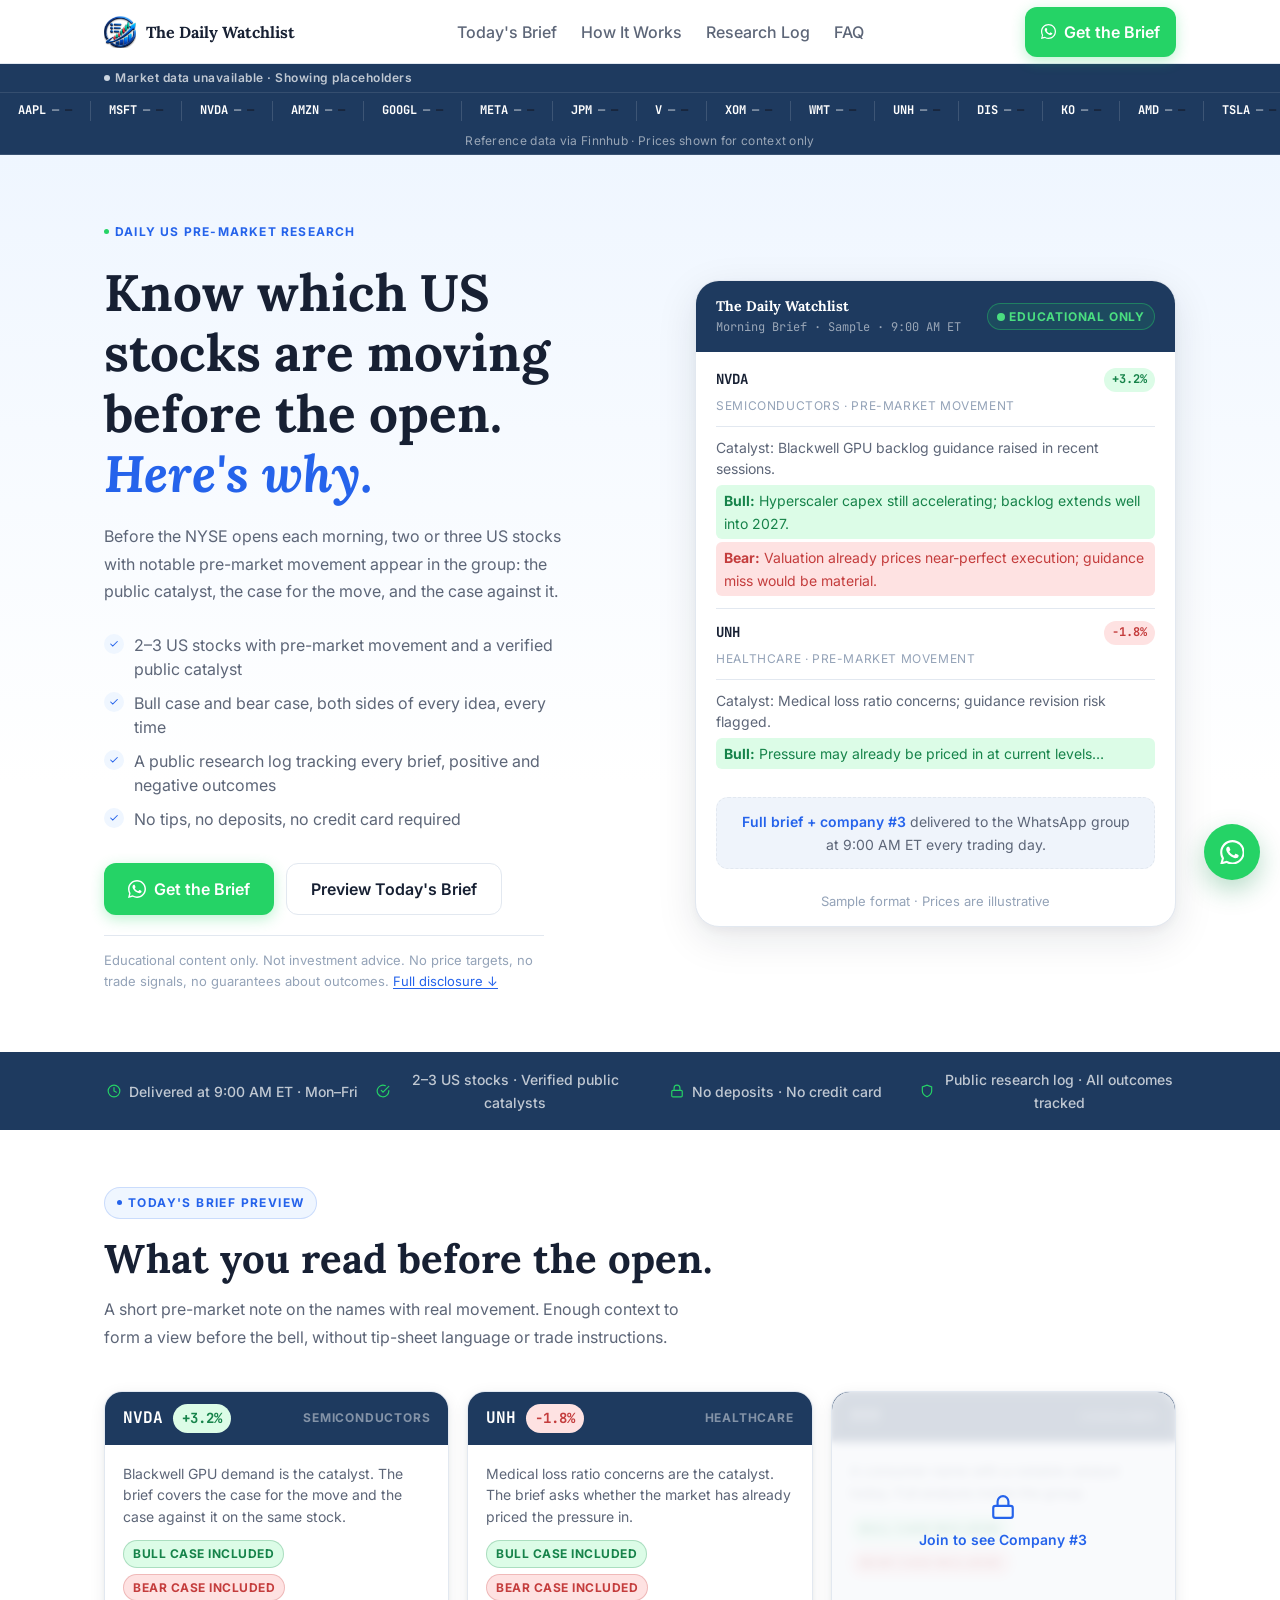
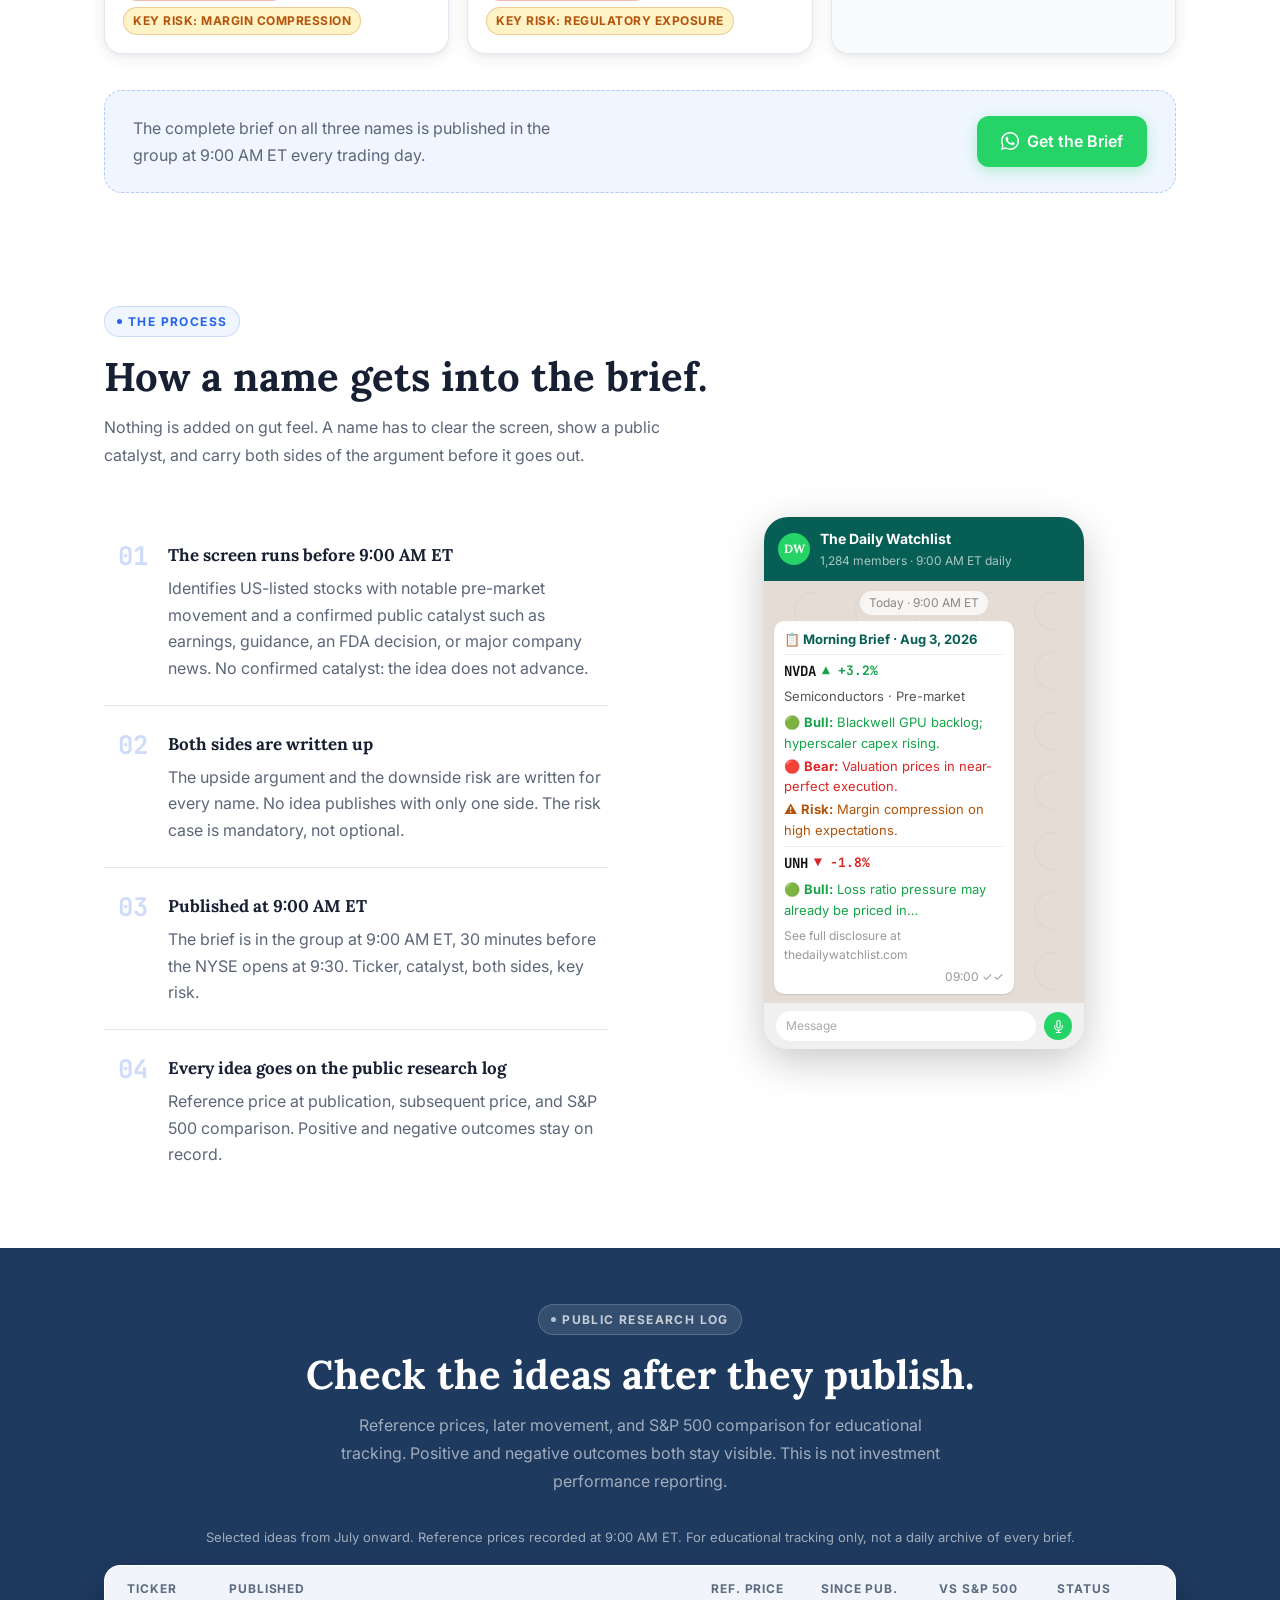
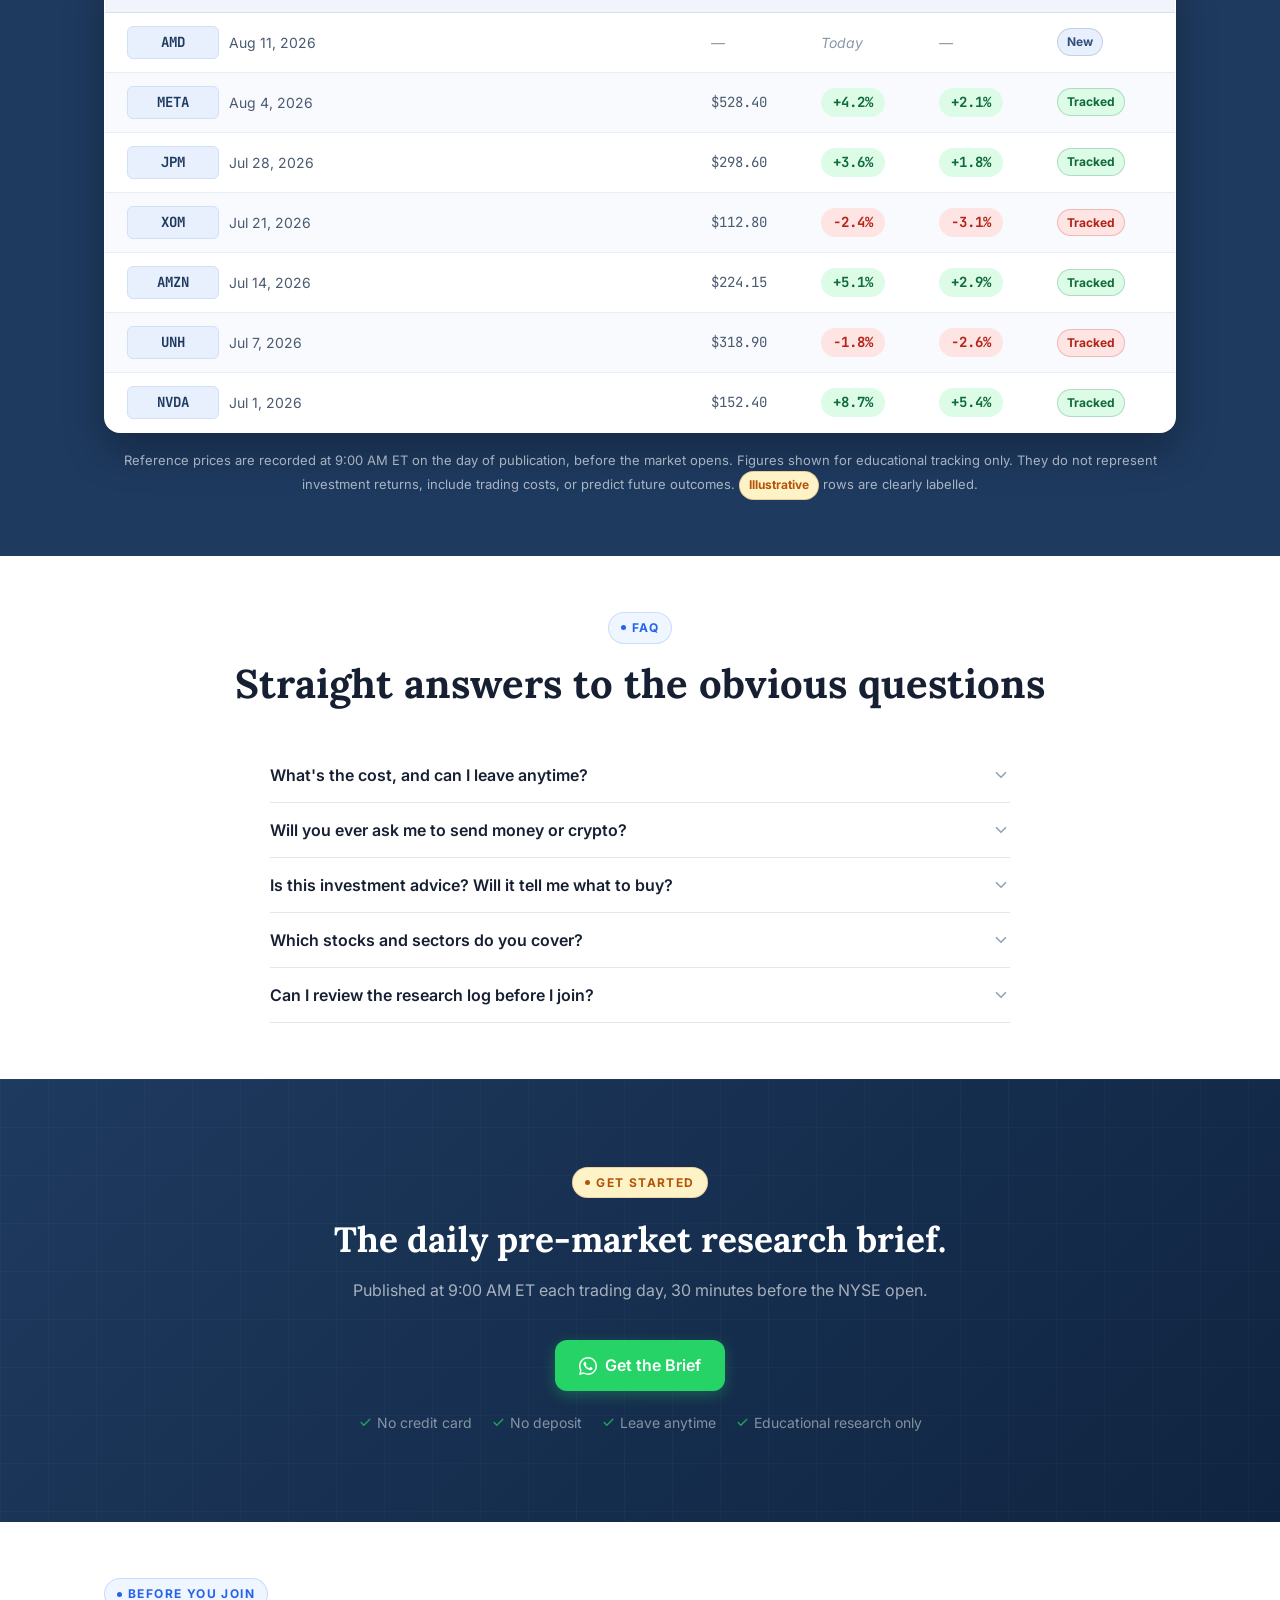
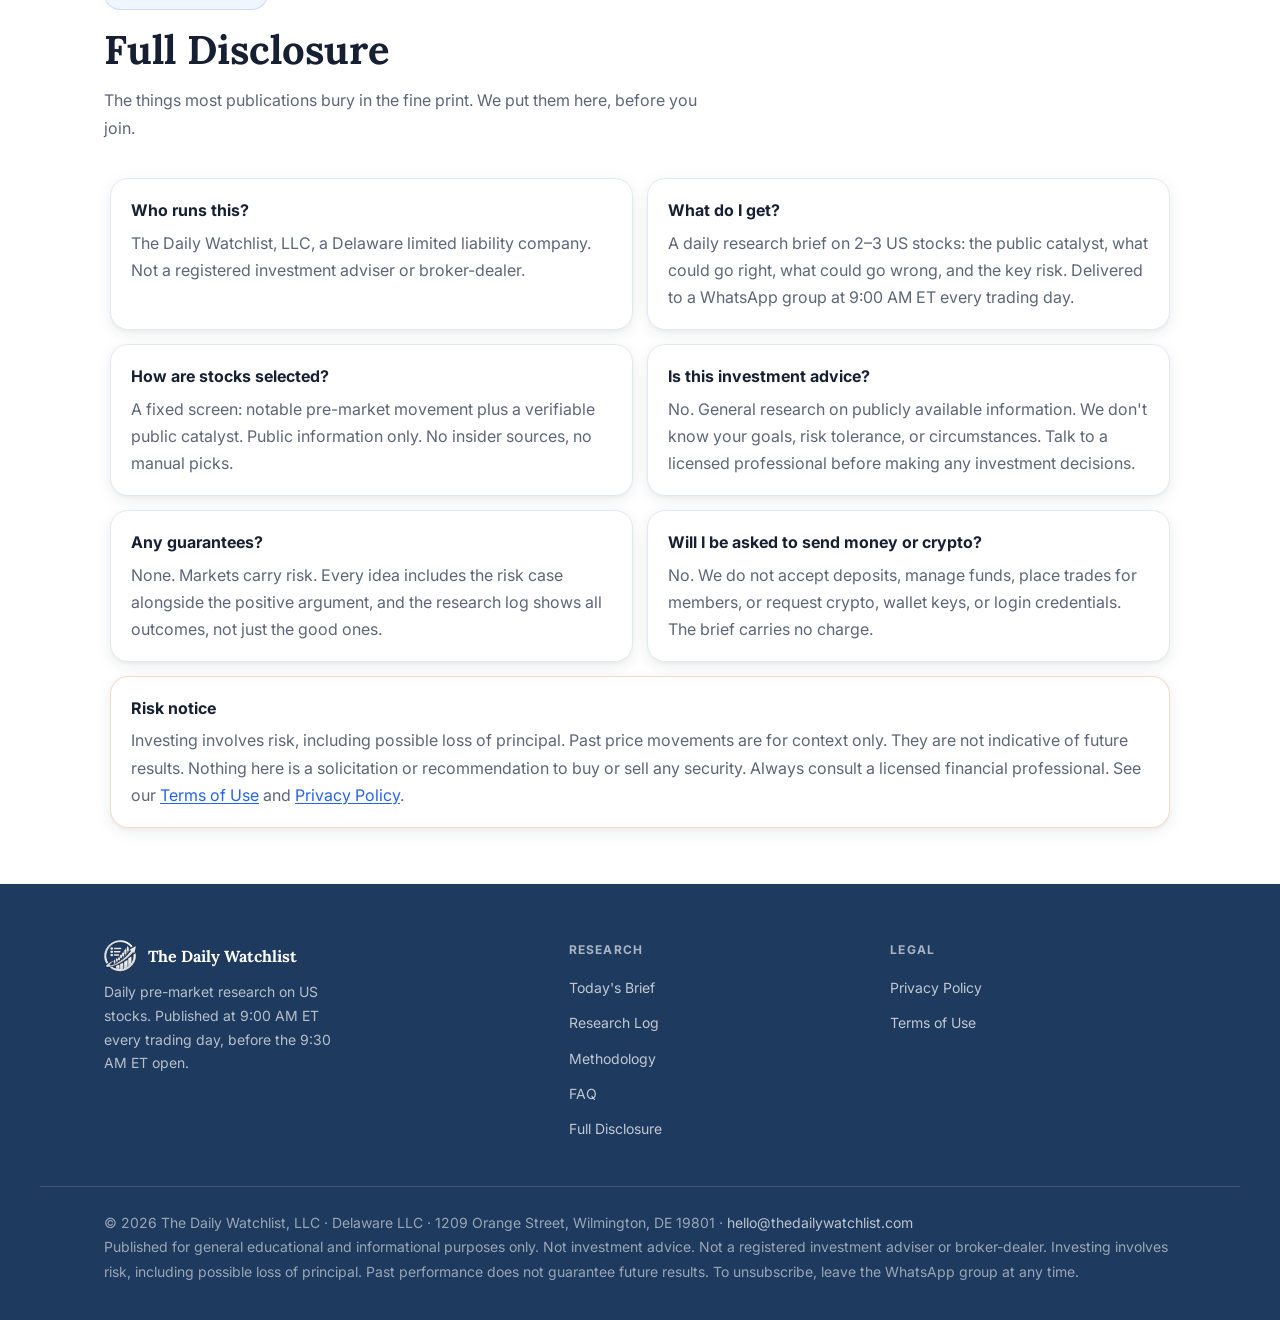
<file: index.html>
<!DOCTYPE html>
<html lang="en">
<head>
  <meta charset="UTF-8" />
  <meta name="viewport" content="width=device-width, initial-scale=1.0" />
  <meta http-equiv="X-Content-Type-Options" content="nosniff" />
  <meta name="referrer" content="strict-origin-when-cross-origin" />
  <meta http-equiv="Permissions-Policy" content="interest-cohort=()" />

  <title>The Daily Watchlist | US Pre-Market Research Brief</title>
<!-- Google Tag Manager -->
<script>(function(w,d,s,l,i){w[l]=w[l]||[];w[l].push({'gtm.start':
new Date().getTime(),event:'gtm.js'});var f=d.getElementsByTagName(s)[0],
j=d.createElement(s),dl=l!='dataLayer'?'&l='+l:'';j.async=true;j.src=
'https://www.googletagmanager.com/gtm.js?id='+i+dl;f.parentNode.insertBefore(j,f);
})(window,document,'script','dataLayer','GTM-TVRLVDJQ');</script>
<!-- End Google Tag Manager -->
<!-- Meta Pixel Code -->
<script>
!function(f,b,e,v,n,t,s)
{if(f.fbq)return;n=f.fbq=function(){n.callMethod?
n.callMethod.apply(n,arguments):n.queue.push(arguments)};
if(!f._fbq)f._fbq=n;n.push=n;n.loaded=!0;n.version='2.0';
n.queue=[];t=b.createElement(e);t.async=!0;
t.src=v;s=b.getElementsByTagName(e)[0];
s.parentNode.insertBefore(t,s)}(window, document,'script',
'https://connect.facebook.net/en_US/fbevents.js');
fbq('init', '1583511610116562');
fbq('track', 'PageView');
</script>
<noscript><img height="1" width="1" style="display:none"
src="https://www.facebook.com/tr?id=1583511610116562&ev=PageView&noscript=1"
/></noscript>
<!-- End Meta Pixel Code -->
  <meta name="description" content="Review structured US pre-market research at 9:00 AM ET, including public catalysts, balanced bull and bear perspectives, key risks, and educational market context." />
  <link rel="canonical" href="https://thedailywatchlist.com/" />

  <!-- Open Graph -->
  <meta property="og:type" content="website" />
  <meta property="og:title" content="The Daily Watchlist | US Pre-Market Research Brief" />
  <meta property="og:description" content="Structured US pre-market research at 9:00 AM ET. Public catalysts, bull and bear analysis, key risks. Educational only." />
  <meta property="og:url" content="https://thedailywatchlist.com/" />
  <meta property="og:site_name" content="The Daily Watchlist" />
  <meta property="og:image" content="https://thedailywatchlist.com/og-image.webp" />

  <!-- Twitter / X -->
  <meta name="twitter:card" content="summary_large_image" />
  <meta name="twitter:title" content="The Daily Watchlist | US Pre-Market Research Brief" />
  <meta name="twitter:description" content="Structured US pre-market research at 9:00 AM ET. Educational only." />
  <meta name="twitter:image" content="https://thedailywatchlist.com/og-image.webp" />

  <!-- Favicon -->
  <link rel="icon" type="image/png" href="favicon.png">
  
  <!-- Fonts -->
  <link rel="preconnect" href="https://fonts.googleapis.com" />
  <link rel="preconnect" href="https://fonts.gstatic.com" crossorigin />
  <link href="https://fonts.googleapis.com/css2?family=Inter:wght@400;500;600;700&family=Lora:ital,wght@0,600;0,700;1,600&family=JetBrains+Mono:wght@500;700&display=swap" rel="stylesheet" />


  <!-- Structured Data: FAQ -->
  <script type="application/ld+json">
  {
    "@context": "https://schema.org",
    "@type": "FAQPage",
    "mainEntity": [
      {
        "@type": "Question",
        "name": "What is the cost?",
        "acceptedAnswer": { "@type": "Answer", "text": "Nothing. No card, no trial, no paid tier hidden behind the free brief today." }
      },
      {
        "@type": "Question",
        "name": "Is this investment advice?",
        "acceptedAnswer": { "@type": "Answer", "text": "No. It is general educational content, not personalised investment advice." }
      },
      {
        "@type": "Question",
        "name": "Do you guarantee returns?",
        "acceptedAnswer": { "@type": "Answer", "text": "No. No price targets, no predictions, no accuracy claims." }
      }
    ]
  }
  </script>

  <style>
    /* ─── RESET ─────────────────────────────────────── */
    *, *::before, *::after { box-sizing: border-box; margin: 0; padding: 0; }
    img, video { max-width: 100%; height: auto; display: block; }

    /* ─── DESIGN TOKENS ──────────────────────────────── */
    :root {
      --bg:          #FFFFFF;
      --surface:     #FFFFFF;
      --alt:         #EFF4FB;
      --text:        #172033;
      --text-2:      #5D6678;
      --text-3:      #94A3B8;
      --border:      #E2E8F0;
      --blue:        #2563EB;
      --blue-dark:   #1E3A5F;
      --blue-light:  #EFF6FF;
      --amber:       #B45309;
      --amber-light: #FEF3C7;
      --bull:        #16834A;
      --bull-light:  #DCFCE7;
      --bear:        #C43D3D;
      --bear-light:  #FEE2E2;
      --wa:          #25D366;
      --wa-dark:     #128C7E;

      --radius-sm:   6px;
      --radius:      12px;
      --radius-lg:   18px;
      --radius-xl:   24px;

      --shadow-sm:   0 1px 3px rgba(23,32,51,0.08), 0 1px 2px rgba(23,32,51,0.04);
      --shadow:      0 4px 16px rgba(23,32,51,0.08), 0 2px 4px rgba(23,32,51,0.04);
      --shadow-lg:   0 12px 40px rgba(23,32,51,0.10), 0 4px 8px rgba(23,32,51,0.04);

      --fs-body:     1rem;       /* 16px — body, buttons, FAQ */
      --fs-sm:       0.875rem;   /* 14px — secondary copy */
      --fs-caption:  0.8125rem;  /* 13px — disclaimers */
      --fs-label:    0.75rem;    /* 12px — eyebrows, pills, ticker */
    }

    /* ─── BASE ───────────────────────────────────────── */
    html { font-size: 16px; scroll-behavior: smooth; background: #FFFFFF; }
    body {
      font-family: 'Inter', system-ui, -apple-system, sans-serif;
      font-size: var(--fs-body); color: var(--text); background: #FFFFFF; line-height: 1.65;
      overflow-x: hidden; -webkit-font-smoothing: antialiased;
      padding-top: 64px; /* fixed nav height — pushes all content below the nav */
    }
    .mono { font-family: 'JetBrains Mono', monospace; }
    h1,h2,h3 { font-family: 'Lora', serif; }
    a { color: inherit; }

    /* ─── LAYOUT ─────────────────────────────────────── */
    .container {
      max-width: 1200px; margin: 0 auto; padding: 0 5%;
    }
    section { position: relative; }
    .section-pad { padding: 56px 0; }
    .section-pad-sm { padding: 36px 0; }


    /* ─── SCROLL REVEAL ──────────────────────────────── */
    .reveal { opacity: 0; transform: translateY(20px); transition: opacity 0.55s ease, transform 0.55s ease; }
    .reveal.in { opacity: 1; transform: translateY(0); }
    @media (prefers-reduced-motion: reduce) { .reveal { opacity: 1; transform: none; transition: none; } }

    /* ─── EYEBROW ────────────────────────────────────── */
    .eyebrow {
      display: inline-flex; align-items: center; gap: 6px;
      font-size: var(--fs-label); font-weight: 700; letter-spacing: 1.4px; text-transform: uppercase;
      color: var(--blue); background: var(--blue-light); border: 1px solid rgba(37,99,235,0.18);
      padding: 5px 12px; border-radius: 100px; margin-bottom: 16px;
    }
    .eyebrow .dot { width: 5px; height: 5px; border-radius: 50%; background: var(--blue); }
    .eyebrow.centered { display: flex; width: fit-content; margin-left: auto; margin-right: auto; }
    .eyebrow.amber { color: var(--amber); background: var(--amber-light); border-color: rgba(180,83,9,0.2); }
    .eyebrow.amber .dot { background: var(--amber); }

    /* ─── TYPOGRAPHY ─────────────────────────────────── */
    .section-title {
      font-family: 'Lora', serif; font-size: clamp(1.75rem, 3.2vw, 2.5rem);
      font-weight: 700; line-height: 1.2; color: var(--text); margin-bottom: 12px;
    }
    .section-sub { font-size: var(--fs-body); color: var(--text-2); max-width: 600px; line-height: 1.75; }
    .centered { text-align: center; margin-left: auto; margin-right: auto; }

    /* ─── CARD ───────────────────────────────────────── */
    .card {
      background: var(--surface); border: 1px solid var(--border);
      border-radius: var(--radius-lg); box-shadow: var(--shadow);
    }
    .card-hover { transition: transform 0.2s, box-shadow 0.2s; }
    .card-hover:hover { transform: translateY(-3px); box-shadow: var(--shadow-lg); }

    /* ─── BUTTONS ────────────────────────────────────── */
    .btn {
      display: inline-flex; align-items: center; gap: 8px;
      padding: 12px 24px; border-radius: var(--radius); font-size: var(--fs-body); font-weight: 600;
      text-decoration: none; cursor: pointer; border: none; transition: all 0.18s ease;
      white-space: nowrap;
    }
    .btn-primary {
      background: var(--blue); color: #fff; box-shadow: 0 4px 14px rgba(37,99,235,0.3);
    }
    .btn-primary:hover { background: var(--blue-dark); transform: translateY(-1px); box-shadow: 0 6px 18px rgba(37,99,235,0.38); }
    .btn-wa {
      background: var(--wa); color: #fff; box-shadow: 0 4px 14px rgba(37,211,102,0.3);
    }
    .btn-wa:hover { background: var(--wa-dark); transform: translateY(-1px); box-shadow: 0 6px 18px rgba(37,211,102,0.38); }
    .btn-wa-lg {
      background: var(--wa); color: #fff; box-shadow: 0 6px 24px rgba(37,211,102,0.35);
      padding: 15px 32px; font-size: var(--fs-body); border-radius: var(--radius);
    }
    .btn-wa-lg:hover { background: var(--wa-dark); transform: translateY(-2px); box-shadow: 0 10px 28px rgba(37,211,102,0.42); }
    .btn-outline {
      background: transparent; color: var(--text); border: 1.5px solid var(--border);
    }
    .btn-outline:hover { border-color: var(--blue); color: var(--blue); background: var(--blue-light); }
    .btn-sm { padding: 10px 18px; font-size: var(--fs-body); }

    /* WA icon svg helper */
    .wa-icon { width: 18px; height: 18px; flex-shrink: 0; }
    .wa-icon-sm { width: 15px; height: 15px; flex-shrink: 0; }

    @media (max-width: 480px) {
      .section-pad { padding: 40px 0; }
      .section-pad-sm { padding: 28px 0; }
    }

    /* ─── TICKER TAPE ─────────────────────────────────── */
    .ticker-outer {
      background: var(--blue-dark); border-bottom: 1px solid rgba(255,255,255,0.12);
      overflow: hidden;
    }
    .ticker-status-bar-wrap {
      border-bottom: 1px solid rgba(255,255,255,0.1);
    }
    .ticker-status-bar {
      display: flex; align-items: center; justify-content: space-between;
      max-width: 1200px; margin: 0 auto; padding: 4px 5%;
      font-size: var(--fs-label); font-weight: 600; letter-spacing: 0.5px;
      color: rgba(255,255,255,0.72);
    }
    .ticker-status-indicator { display: flex; align-items: center; gap: 5px; }
    .ticker-dot {
      width: 6px; height: 6px; border-radius: 50%; background: #4ade80;
      animation: blink-green 2s ease-in-out infinite;
    }
    .ticker-dot.closed { background: #fbbf24; animation: none; }
    .ticker-dot.demo { background: #cbd5e1; animation: none; }
    @keyframes blink-green { 0%,100% { opacity: 1; } 50% { opacity: 0.3; } }

    .ticker-scroll { overflow: hidden; padding: 8px 0; }
    .ticker-track {
      display: flex; width: max-content;
      animation: ticker-move 38s linear infinite;
    }
    .ticker-track:hover { animation-play-state: paused; }
    @keyframes ticker-move { from { transform: translateX(0); } to { transform: translateX(-50%); } }
    @media (prefers-reduced-motion: reduce) { .ticker-track { animation: none; } }

    .ticker-item {
      display: inline-flex; align-items: center; gap: 6px; padding: 0 18px;
      font-family: 'JetBrains Mono', monospace; font-size: var(--fs-label); white-space: nowrap;
      border-right: 1px solid rgba(255,255,255,0.14);
    }
    .t-sym { font-weight: 700; color: #fff; }
    .t-px  { color: rgba(255,255,255,0.78); font-size: var(--fs-label); }
    .t-chg { font-weight: 700; font-size: var(--fs-label); }
    .t-chg.up   { color: #86efac; }
    .t-chg.down { color: #fca5a5; }
    .t-chg .arr { font-size: var(--fs-label); }
    .ticker-disclaimer {
      text-align: center; font-size: var(--fs-label); color: rgba(255,255,255,0.55);
      padding: 2px 5% 4px; letter-spacing: 0.3px;
    }

    /* ─── HERO ───────────────────────────────────────── */
    .hero {
      background: linear-gradient(180deg, #EFF6FF 0%, #FFFFFF 70%);
      padding: 60px 0; min-height: calc(100vh - 64px);
      display: flex; align-items: center;
    }
    .hero-grid {
      display: grid; grid-template-columns: 1.05fr 0.95fr; gap: 60px;
      align-items: center; max-width: 1200px; margin: 0 auto; padding: 0 5%; width: 100%;
    }
    .hero-label {
      display: inline-flex; align-items: center; gap: 6px; margin-bottom: 20px;
      font-size: var(--fs-label); font-weight: 700; letter-spacing: 1.2px; text-transform: uppercase;
      color: var(--blue);
    }
    .hero-label span { display: inline-block; width: 5px; height: 5px; background: var(--wa); border-radius: 50%; animation: blink-green 2s ease-in-out infinite; }
    .hero h1 {
      font-family: 'Lora', serif; font-size: clamp(2.1rem, 4vw, 3.2rem);
      font-weight: 700; line-height: 1.18; color: var(--text); margin-bottom: 20px;
    }
    .hero h1 em { font-style: italic; color: var(--blue); }
    .hero-sub { font-size: var(--fs-body); color: var(--text-2); margin-bottom: 28px; max-width: 480px; line-height: 1.7; }

    .hero-bullets { list-style: none; display: flex; flex-direction: column; gap: 10px; margin-bottom: 32px; max-width: 460px; }
    .hero-bullets li {
      display: flex; align-items: flex-start; gap: 10px;
      font-size: var(--fs-body); color: var(--text-2); line-height: 1.5;
    }
    .hb-dot {
      width: 20px; height: 20px; border-radius: 50%; flex-shrink: 0; margin-top: 1px;
      background: var(--blue-light); display: flex; align-items: center; justify-content: center;
    }
    .hb-dot svg { width: 10px; height: 10px; color: var(--blue); }

    .hero-ctas { display: flex; gap: 12px; flex-wrap: wrap; margin-bottom: 20px; }
    .btn-wa { padding: 12px 24px; }
    .hero-disclaimer {
      font-size: var(--fs-caption); color: var(--text-3); line-height: 1.6;
      padding-top: 14px; border-top: 1px solid var(--border); max-width: 440px;
    }
    .hero-disclaimer a { color: var(--blue); text-underline-offset: 2px; }

    @media (max-width: 960px) {
      .hero-grid { grid-template-columns: 1fr; }
      .hero { padding: 36px 0 32px; min-height: auto; }
    }

    /* Research card in hero */
    .research-card {
      background: var(--surface); border: 1px solid var(--border);
      border-radius: var(--radius-xl); box-shadow: var(--shadow-lg);
      overflow: hidden;
    }
    .rc-header {
      background: var(--blue-dark); padding: 14px 20px;
      display: flex; align-items: center; justify-content: space-between;
    }
    .rc-brand { font-family: 'Lora', serif; font-size: var(--fs-sm); font-weight: 700; color: #fff; }
    .rc-meta { font-size: var(--fs-label); color: rgba(255,255,255,0.55); font-family: 'JetBrains Mono', monospace; }
    .rc-tag {
      display: inline-flex; align-items: center; gap: 4px; font-size: var(--fs-label); font-weight: 700;
      letter-spacing: 0.8px; text-transform: uppercase; padding: 3px 9px; border-radius: 100px;
      border: 1px solid rgba(37,211,102,0.4); color: #4ade80; background: rgba(37,211,102,0.1);
    }
    .rc-body { padding: 16px 20px; }
    .rc-stock-row {
      display: flex; align-items: center; gap: 10px; margin-bottom: 10px;
      padding-bottom: 10px; border-bottom: 1px solid var(--border);
    }
    .rc-stock-row:last-child { border-bottom: none; margin-bottom: 0; padding-bottom: 0; }
    .rc-ticker { font-family: 'JetBrains Mono', monospace; font-weight: 700; font-size: var(--fs-sm); color: var(--text); flex: 1; }
    .rc-sector { font-size: var(--fs-label); color: var(--text-3); text-transform: uppercase; letter-spacing: 0.6px; }
    .rc-chg { font-family: 'JetBrains Mono', monospace; font-size: var(--fs-label); font-weight: 700; padding: 2px 8px; border-radius: 100px; }
    .rc-chg.up   { color: var(--bull); background: var(--bull-light); }
    .rc-chg.down { color: var(--bear); background: var(--bear-light); }
    .rc-catalyst { font-size: var(--fs-sm); color: var(--text-2); margin-bottom: 6px; line-height: 1.5; }
    .rc-analysis { display: flex; flex-direction: column; gap: 3px; }
    .rc-side { font-size: var(--fs-sm); padding: 4px 8px; border-radius: 6px; }
    .rc-side.bull { background: var(--bull-light); color: var(--bull); }
    .rc-side.bull strong { font-weight: 700; }
    .rc-side.bear { background: var(--bear-light); color: var(--bear); }
    .rc-side.bear strong { font-weight: 700; }
    .rc-gate {
      margin: 12px 20px 16px; padding: 12px 16px; border: 1.5px dashed var(--border);
      border-radius: var(--radius); text-align: center; font-size: var(--fs-sm); color: var(--text-2);
      background: var(--alt);
    }
    .rc-gate strong { color: var(--blue); font-weight: 600; }
    .rc-edu { font-size: var(--fs-caption); color: var(--text-3); text-align: center; padding: 6px 20px 14px; }

    /* ─── TRUST STRIP ─────────────────────────────────── */
    .trust-strip {
      background: var(--blue-dark); padding: 16px 0;
    }
    .trust-grid {
      display: grid; grid-template-columns: repeat(4,1fr);
      gap: 8px 16px; max-width: 1200px; margin: 0 auto; padding: 0 5%; align-items: center;
    }
    .trust-item {
      display: flex; align-items: center; gap: 8px;
      font-size: var(--fs-sm); font-weight: 500; color: rgba(255,255,255,0.72);
      justify-content: center; text-align: center;
    }
    .trust-item svg { width: 14px; height: 14px; color: var(--wa); flex-shrink: 0; }
    @media (max-width: 640px) {
      .trust-grid { grid-template-columns: repeat(2,1fr); gap: 10px 12px; }
      .trust-item { font-size: var(--fs-sm); justify-content: flex-start; text-align: left; }
    }

    /* ─── BRIEF PREVIEW ──────────────────────────────── */
    .brief-grid { display: grid; grid-template-columns: repeat(3,1fr); gap: 18px; margin-top: 40px; }
    .brief-card { padding: 22px; position: relative; }
    .brief-card-head { display: flex; align-items: flex-start; justify-content: space-between; margin-bottom: 12px; }
    .brief-ticker { font-family: 'JetBrains Mono', monospace; font-weight: 700; font-size: 1.1rem; color: var(--text); }
    .brief-co-name { font-size: var(--fs-caption); color: var(--text-3); margin-top: 1px; }
    .brief-sector { font-size: var(--fs-label); font-weight: 700; letter-spacing: 0.8px; text-transform: uppercase; color: var(--text-3); }
    .brief-chg { font-family: 'JetBrains Mono', monospace; font-size: var(--fs-sm); font-weight: 700; padding: 3px 9px; border-radius: 100px; flex-shrink: 0; }
    .brief-chg.up   { color: var(--bull); background: var(--bull-light); }
    .brief-chg.down { color: var(--bear); background: var(--bear-light); }
    .brief-catalyst { font-size: var(--fs-sm); color: var(--text-2); margin-bottom: 12px; line-height: 1.55; }
    .brief-pills { display: flex; gap: 6px; flex-wrap: wrap; }
    .brief-pill { font-size: var(--fs-label); font-weight: 700; padding: 3px 9px; border-radius: 100px; border: 1px solid; letter-spacing: 0.5px; text-transform: uppercase; }
    .pill-bull  { color: var(--bull); border-color: rgba(22,131,74,0.25); background: var(--bull-light); }
    .pill-bear  { color: var(--bear); border-color: rgba(196,61,61,0.25); background: var(--bear-light); }
    .pill-risk  { color: var(--amber); border-color: rgba(180,83,9,0.25); background: var(--amber-light); }
    /* Locked card */
    .brief-lock-overlay {
      position: absolute; inset: 0; display: flex; align-items: center; justify-content: center;
      flex-direction: column; gap: 8px; border-radius: var(--radius-lg); z-index: 2;
      background: rgba(248,250,252,0.85); backdrop-filter: blur(4px);
    }
    .brief-lock-overlay svg { color: var(--blue); }
    .brief-lock-overlay span { font-size: var(--fs-sm); font-weight: 600; color: var(--blue); }
    .brief-gate {
      margin-top: 36px; padding: 24px 28px; background: var(--blue-light);
      border: 1.5px dashed rgba(37,99,235,0.3); border-radius: var(--radius-lg);
      display: flex; align-items: center; justify-content: space-between; flex-wrap: wrap; gap: 18px;
    }
    .brief-gate p { font-size: var(--fs-body); color: var(--text-2); max-width: 460px; }
    .brief-gate strong { color: var(--text); }
    @media (max-width: 860px) { .brief-grid { grid-template-columns: 1fr; } }

    /* ─── BULL VS BEAR ────────────────────────────────── */
    .bb-grid { display: grid; grid-template-columns: 1fr 1fr; gap: 24px; margin-top: 40px; }
    .bb-card { padding: 28px; border-radius: var(--radius-lg); border: 1.5px solid; }
    .bb-card.bull { background: var(--bull-light); border-color: rgba(22,131,74,0.25); }
    .bb-card.bear { background: var(--bear-light); border-color: rgba(196,61,61,0.25); }
    .bb-label {
      display: flex; align-items: center; gap: 8px; font-weight: 700; font-size: var(--fs-body);
      margin-bottom: 16px;
    }
    .bb-card.bull .bb-label { color: var(--bull); }
    .bb-card.bear .bb-label { color: var(--bear); }
    .bb-label svg { width: 18px; height: 18px; flex-shrink: 0; }
    .bb-items { display: flex; flex-direction: column; gap: 10px; }
    .bb-item { display: flex; align-items: flex-start; gap: 8px; font-size: var(--fs-sm); color: var(--text-2); line-height: 1.5; }
    .bb-item svg { width: 14px; height: 14px; flex-shrink: 0; margin-top: 2px; }
    .bb-card.bull .bb-item svg { color: var(--bull); }
    .bb-card.bear .bb-item svg { color: var(--bear); }
    .bb-caption { margin-top: 24px; padding: 14px 16px; background: rgba(255,255,255,0.7); border-radius: var(--radius-sm); font-size: var(--fs-sm); color: var(--text-2); text-align: center; line-height: 1.6; border: 1px solid rgba(0,0,0,0.06); }
    @media (max-width: 640px) { .bb-grid { grid-template-columns: 1fr; } }

    /* ─── HOW IT WORKS ───────────────────────────────── */
    .hiw-grid { display: grid; grid-template-columns: 1fr 1fr; gap: 64px; align-items: start; margin-top: 48px; }
    .hiw-steps { display: flex; flex-direction: column; }
    .hiw-step {
      display: flex; gap: 20px; padding: 24px 0; border-bottom: 1px solid var(--border);
      transition: background 0.15s;
    }
    .hiw-step:last-child { border-bottom: none; }
    .hiw-num {
      font-family: 'JetBrains Mono', monospace; font-size: 1.6rem; font-weight: 700;
      color: var(--blue); opacity: 0.22; flex-shrink: 0; width: 44px; text-align: right;
      line-height: 1; padding-top: 3px; transition: opacity 0.25s;
    }
    .hiw-step:hover .hiw-num { opacity: 0.85; }
    .hiw-body h4 { font-family: 'Lora', serif; font-size: 1.0625rem; font-weight: 700; color: var(--text); margin-bottom: 6px; }
    .hiw-body p { font-size: var(--fs-body); color: var(--text-2); line-height: 1.65; }

    /* Message mockup */
    /* ─── WhatsApp-style mockup ──────────────────────── */
    .msg-mockup {
      border-radius: var(--radius-xl); overflow: hidden;
      box-shadow: 0 12px 40px rgba(0,0,0,0.22); max-width: 320px; margin: 0 auto;
      position: sticky; top: 84px; background: #fff;
    }
    /* WA header — green bar */
    .msg-header {
      background: #075E54; padding: 10px 14px;
      display: flex; align-items: center; gap: 10px;
    }
    .msg-avatar {
      width: 32px; height: 32px; border-radius: 50%; background: #25D366;
      display: flex; align-items: center; justify-content: center;
      font-family: 'Lora', serif; font-weight: 700; font-size: var(--fs-label); color: #fff; flex-shrink: 0;
    }
    .msg-name { font-weight: 700; font-size: var(--fs-sm); color: #fff; }
    .msg-status { font-size: var(--fs-label); color: rgba(255,255,255,0.65); margin-top: 1px; }
    /* WA chat wallpaper */
    .msg-body {
      padding: 10px 10px 8px; display: flex; flex-direction: column; gap: 6px;
      background: #E5DDD5 url("data:image/svg+xml,%3Csvg width='60' height='60' viewBox='0 0 60 60' xmlns='http://www.w3.org/2000/svg'%3E%3Cg fill='none' fill-rule='evenodd'%3E%3Cg fill='%23b2bbb5' fill-opacity='0.12'%3E%3Cpath d='M30 30c0-11 9-20 20-20v2c-9.9 0-18 8.1-18 18s8.1 18 18 18v2c-11 0-20-9-20-20z'/%3E%3C/g%3E%3C/g%3E%3C/svg%3E");
    }
    .msg-time-chip {
      font-size: var(--fs-label); color: rgba(0,0,0,0.45); text-align: center;
      background: rgba(255,255,255,0.75); border-radius: 100px; padding: 2px 9px;
      margin: 0 auto; width: fit-content;
    }
    /* Chat bubble — white card, left-aligned (incoming) */
    .msg-bubble {
      background: #fff; border-radius: 10px;
      padding: 8px 10px; font-size: var(--fs-caption); line-height: 1.6;
      color: #111; max-width: 240px;
      box-shadow: 0 1px 2px rgba(0,0,0,0.12);
    }
    .msg-bubble .mb-head { font-weight: 700; color: #075E54; margin-bottom: 5px; font-size: var(--fs-caption); border-bottom: 1px solid #f0f0f0; padding-bottom: 4px; }
    .msg-bubble .mb-ticker { font-family: 'JetBrains Mono', monospace; font-weight: 700; color: #111; font-size: var(--fs-sm); }
    .msg-bubble .mb-chg { font-family: 'JetBrains Mono', monospace; font-size: var(--fs-caption); font-weight: 700; }
    .msg-bubble .mb-chg.pos { color: #16a34a; }
    .msg-bubble .mb-chg.neg { color: #dc2626; }
    .msg-bubble .mb-bull { color: #16a34a; margin-top: 5px; }
    .msg-bubble .mb-bear { color: #dc2626; margin-top: 2px; }
    .msg-bubble .mb-risk { color: #b45309; margin-top: 2px; font-size: var(--fs-caption); }
    .msg-bubble .mb-divider { border: none; border-top: 1px solid #f0f0f0; margin: 5px 0; }
    .msg-bubble .mb-edu { margin-top: 5px; font-size: var(--fs-label); color: #999; }
    .msg-time { font-size: var(--fs-label); color: #999; text-align: right; margin-top: 3px; }
    /* WA footer bar (input bar) */
    .msg-footer { background: #f0f0f0; padding: 8px 12px; display: flex; align-items: center; gap: 8px; border-top: 1px solid #ddd; }
    .msg-footer-input { flex: 1; background: #fff; border-radius: 20px; padding: 5px 10px; font-size: var(--fs-label); color: #aaa; border: none; }
    .msg-footer-mic { width: 28px; height: 28px; border-radius: 50%; background: #25D366; display: flex; align-items: center; justify-content: center; flex-shrink: 0; }
    .msg-footer-mic svg { width: 13px; height: 13px; color: #fff; }

    @media (max-width: 860px) { .hiw-grid { grid-template-columns: 1fr; } .msg-mockup { display: none; } }



    /* ─── SCOREBOARD ─────────────────────────────────── */
    .sb-wrap { overflow: hidden; }
    .sb-table-wrap { overflow-x: auto; -webkit-overflow-scrolling: touch; }
    .sb-table { width: 100%; min-width: 640px; }
    .sb-head, .sb-row {
      display: grid; grid-template-columns: 92px 1.1fr 100px 108px 108px 96px;
      gap: 10px; padding: 13px 22px; align-items: center;
    }
    .sb-head {
      font-size: var(--fs-label); font-weight: 700; text-transform: uppercase; letter-spacing: 0.9px;
      color: #5B6B82; background: #F1F5FB; border-bottom: 1px solid #D7E0EC;
    }
    .sb-row {
      font-size: var(--fs-sm); color: var(--text-2);
      border-bottom: 1px solid #E8EEF6; background: #fff;
      transition: background 0.15s;
    }
    .sb-row:nth-child(even) { background: #F8FAFD; }
    .sb-row:last-child { border-bottom: none; }
    .sb-row:hover { background: #EEF4FF; }
    .sb-tick {
      display: inline-flex; align-items: center; justify-content: center;
      min-width: 58px; padding: 4px 8px; border-radius: 6px;
      font-family: 'JetBrains Mono', monospace; font-weight: 700; font-size: var(--fs-sm);
      color: var(--blue-dark); background: #E8F0FE; border: 1px solid #D0DFFA;
    }
    .sb-date, .sb-price { font-size: var(--fs-sm); color: #4A5A70; }
    .sb-price { font-family: 'JetBrains Mono', monospace; }
    .sb-up, .sb-down {
      display: inline-flex; align-items: center; justify-content: center;
      min-width: 64px; padding: 3px 8px; border-radius: 100px;
      font-family: 'JetBrains Mono', monospace; font-weight: 700; font-size: var(--fs-sm);
    }
    .sb-up   { color: #0F6B3A; background: #DCFCE7; }
    .sb-down { color: #B42318; background: #FEE4E2; }
    .sb-muted { color: #8A97A8; font-style: italic; font-size: var(--fs-sm); }
    .sb-badge { display: inline-flex; align-items: center; font-size: var(--fs-label); font-weight: 700; padding: 3px 9px; border-radius: 100px; border: 1px solid; }
    .sb-badge.tracked { color: #0F6B3A; border-color: rgba(15,107,58,0.22); background: #DCFCE7; }
    .sb-badge.moved-lower { color: #B42318; border-color: rgba(180,35,24,0.22); background: #FEE4E2; }
    .sb-badge.pending  { color: #35507A; border-color: rgba(53,80,122,0.2); background: #E8F0FE; }
    .sb-badge.illus    { color: var(--amber); border-color: rgba(180,83,9,0.25); background: var(--amber-light); }
    .sb-note { margin-top: 16px; font-size: var(--fs-caption); color: var(--text-3); line-height: 1.7; text-align: center; }

    /* Scoreboard dark section + light table panel */
    #scoreboard { background: var(--blue-dark); }
    #scoreboard .section-title { color: #fff; }
    #scoreboard .section-sub { color: rgba(255,255,255,0.78); }
    #scoreboard .eyebrow { color: rgba(255,255,255,0.72); border-color: rgba(255,255,255,0.18); background: rgba(255,255,255,0.1); }
    #scoreboard .eyebrow .dot { background: rgba(255,255,255,0.65); }
    #scoreboard p[style] { color: rgba(255,255,255,0.58) !important; }
    #scoreboard .card {
      background: #FFFFFF; border: 1px solid rgba(255,255,255,0.18);
      box-shadow: 0 18px 40px rgba(0,0,0,0.28); border-radius: 16px;
    }
    #scoreboard .sb-note { color: rgba(255,255,255,0.62); }

    /* ─── SECTORS ────────────────────────────────────── */
    .sectors-grid { display: grid; grid-template-columns: repeat(3,1fr); gap: 16px; margin-top: 40px; }
    .sector-card { padding: 24px; transition: transform 0.2s, box-shadow 0.2s; }
    .sector-card:hover { transform: translateY(-3px); box-shadow: var(--shadow-lg); }
    .sector-icon {
      width: 44px; height: 44px; border-radius: 10px; background: var(--blue-light);
      display: flex; align-items: center; justify-content: center; margin-bottom: 14px;
    }
    .sector-icon svg { width: 20px; height: 20px; color: var(--blue); }
    .sector-card h4 { font-size: var(--fs-body); font-weight: 700; color: var(--text); margin-bottom: 5px; }
    .sector-card p { font-size: var(--fs-sm); color: var(--text-2); line-height: 1.55; }
    .sector-tickers { display: flex; flex-wrap: wrap; gap: 4px; margin-top: 10px; }
    .sector-tag {
      font-family: 'JetBrains Mono', monospace; font-size: var(--fs-label); font-weight: 700;
      color: var(--text-2); background: var(--alt); border: 1px solid var(--border);
      padding: 2px 7px; border-radius: 4px;
    }
    @media (max-width: 860px) { .sectors-grid { grid-template-columns: repeat(2,1fr); } }
    @media (max-width: 520px)  { .sectors-grid { grid-template-columns: 1fr; } }

    /* ─── EDUCATION ──────────────────────────────────── */
    .edu-grid { display: grid; grid-template-columns: repeat(3,1fr); gap: 18px; margin-top: 40px; }
    .edu-card { padding: 24px; }
    .edu-icon {
      width: 42px; height: 42px; border-radius: 10px; background: var(--blue-light);
      color: var(--blue); display: flex; align-items: center; justify-content: center; margin-bottom: 14px;
    }
    .edu-icon svg { width: 20px; height: 20px; }
    .edu-card h4 { font-size: var(--fs-body); font-weight: 700; color: var(--text); margin-bottom: 6px; }
    .edu-card p  { font-size: var(--fs-sm); color: var(--text-2); line-height: 1.65; }
    @media (max-width: 800px) { .edu-grid { grid-template-columns: 1fr 1fr; } }
    @media (max-width: 520px)  { .edu-grid { grid-template-columns: 1fr; } }

    /* ─── FINAL CTA ──────────────────────────────────── */
    .final-cta {
      background: linear-gradient(135deg, var(--blue-dark) 0%, #0f2440 100%);
      padding: 88px 0; text-align: center; position: relative; overflow: hidden;
    }
    .final-cta::before {
      content: ''; position: absolute; inset: 0; pointer-events: none;
      background-image: linear-gradient(rgba(255,255,255,0.025) 1px, transparent 1px), linear-gradient(90deg, rgba(255,255,255,0.025) 1px, transparent 1px);
      background-size: 48px 48px;
    }
    .final-cta-inner { max-width: 620px; margin: 0 auto; position: relative; z-index: 1; }
    .final-cta h2 { font-family: 'Lora', serif; font-size: clamp(1.6rem, 3vw, 2.2rem); font-weight: 700; color: #fff; line-height: 1.25; margin-bottom: 14px; }
    .final-cta p { font-size: var(--fs-body); color: rgba(255,255,255,0.62); line-height: 1.75; margin-bottom: 36px; }
    .cta-reassurance { display: flex; justify-content: center; gap: 20px; flex-wrap: wrap; margin-top: 20px; }
    .cta-reassurance span { display: flex; align-items: center; gap: 5px; font-size: var(--fs-sm); color: rgba(255,255,255,0.48); }
    .cta-reassurance svg { width: 13px; height: 13px; color: rgba(37,211,102,0.7); }

    /* ─── FAQ ────────────────────────────────────────── */
    .faq-list { max-width: 740px; margin: 40px auto 0; }
    .faq-item { border-bottom: 1px solid var(--border); }
    .faq-q {
      display: flex; align-items: center; justify-content: space-between;
      padding: 17px 0; cursor: pointer; font-size: var(--fs-body); font-weight: 600;
      font-family: inherit; color: var(--text); transition: color 0.15s; gap: 12px;
      background: none; border: none; width: 100%; text-align: left;
    }
    .faq-q:hover { color: var(--blue); }
    .faq-q:focus-visible { outline: 2px solid var(--blue); outline-offset: 3px; border-radius: 3px; }
    .faq-chevron { width: 18px; height: 18px; flex-shrink: 0; transition: transform 0.28s; color: var(--text-3); }
    .faq-item.open .faq-chevron { transform: rotate(180deg); }
    .faq-a { max-height: 0; overflow: hidden; font-size: var(--fs-body); color: var(--text-2); line-height: 1.75; transition: max-height 0.32s ease, padding 0.22s; }
    .faq-item.open .faq-a { max-height: 500px; padding-bottom: 16px; }
    .faq-a a { color: var(--blue); text-underline-offset: 2px; }

    /* ─── DISCLOSURE ─────────────────────────────────── */
    .disc-grid { display: grid; grid-template-columns: 1fr 1fr; gap: 14px; margin-top: 36px; max-width: 1060px; margin-left: auto; margin-right: auto; }
    .disc-item { padding: 18px 20px; }
    .disc-q { font-size: var(--fs-body); font-weight: 700; color: var(--text); margin-bottom: 6px; }
    .disc-a { font-size: var(--fs-body); color: var(--text-2); line-height: 1.7; }
    .disc-a a { color: var(--blue); text-underline-offset: 2px; }
    .disc-full { grid-column: 1 / -1; border: 1.5px solid rgba(180,83,9,0.2) !important; }
    /* .disc-verify removed */
    @media (max-width: 640px) { .disc-grid { grid-template-columns: 1fr; } .disc-full { grid-column: 1; } }

    /* ─── UTILITIES ──────────────────────────────────── */
    .visually-hidden { position: absolute; width: 1px; height: 1px; padding: 0; margin: -1px; overflow: hidden; clip: rect(0,0,0,0); border: 0; }
    .text-bull { color: var(--bull); }
    .text-bear { color: var(--bear); }
    .sr-only { position: absolute; left: -9999px; }
  </style>

  <link rel="stylesheet" href="assets/whatsapp-popup.css?v=20260820-2">
  <script src="assets/whatsapp-popup.js?v=20260820-2" defer></script>
</head>
<body>
<!-- Google Tag Manager (noscript) -->
<noscript><iframe src="https://www.googletagmanager.com/ns.html?id=GTM-TVRLVDJQ"
height="0" width="0" style="display:none;visibility:hidden"></iframe></noscript>
<!-- End Google Tag Manager (noscript) -->

<!-- Global nav injected by components.js -->
<div id="g-nav"></div>

<!-- ─── TICKER TAPE ─────────────────────────────────── -->
<div class="ticker-outer" role="complementary" aria-label="Reference market data strip">
  <div class="ticker-status-bar-wrap">
  <div class="ticker-status-bar">
    <div class="ticker-status-indicator">
      <span class="ticker-dot" id="tickerDot" role="img" aria-label="Market data status"></span>
      <span id="tickerStatus">Loading market data…</span>
    </div>
    <span id="tickerUpdateTime"></span>
  </div>
  </div>
  <div class="ticker-scroll">
    <div class="ticker-track" id="tickerTrack" aria-hidden="true">
      <!-- Items injected by JS; fallback below if JS disabled -->
      <div class="ticker-item"><span class="t-sym">AAPL</span><span class="t-px">—</span><span class="t-chg">—</span></div>
      <div class="ticker-item"><span class="t-sym">MSFT</span><span class="t-px">—</span><span class="t-chg">—</span></div>
      <div class="ticker-item"><span class="t-sym">NVDA</span><span class="t-px">—</span><span class="t-chg">—</span></div>
      <div class="ticker-item"><span class="t-sym">AMZN</span><span class="t-px">—</span><span class="t-chg">—</span></div>
      <div class="ticker-item"><span class="t-sym">GOOGL</span><span class="t-px">—</span><span class="t-chg">—</span></div>
      <div class="ticker-item"><span class="t-sym">META</span><span class="t-px">—</span><span class="t-chg">—</span></div>
      <div class="ticker-item"><span class="t-sym">JPM</span><span class="t-px">—</span><span class="t-chg">—</span></div>
      <div class="ticker-item"><span class="t-sym">V</span><span class="t-px">—</span><span class="t-chg">—</span></div>
      <div class="ticker-item"><span class="t-sym">XOM</span><span class="t-px">—</span><span class="t-chg">—</span></div>
      <div class="ticker-item"><span class="t-sym">WMT</span><span class="t-px">—</span><span class="t-chg">—</span></div>
      <div class="ticker-item"><span class="t-sym">UNH</span><span class="t-px">—</span><span class="t-chg">—</span></div>
      <div class="ticker-item"><span class="t-sym">DIS</span><span class="t-px">—</span><span class="t-chg">—</span></div>
      <div class="ticker-item"><span class="t-sym">KO</span><span class="t-px">—</span><span class="t-chg">—</span></div>
      <div class="ticker-item"><span class="t-sym">AMD</span><span class="t-px">—</span><span class="t-chg">—</span></div>
      <div class="ticker-item"><span class="t-sym">TSLA</span><span class="t-px">—</span><span class="t-chg">—</span></div>
    </div>
  </div>
  <p class="ticker-disclaimer">Reference data via Finnhub · Prices shown for context only</p>
</div>

<!-- ─── HERO ──────────────────────────────────────────── -->
<section class="hero" aria-labelledby="hero-h1">
  <div class="hero-grid">

    <!-- Left -->
    <div>
      <div class="hero-label">
        <span aria-hidden="true"></span>
        Daily US Pre-Market Research
      </div>

      <h1 id="hero-h1">
        Know which US stocks are moving<br>
        before the open.<br>
        <em>Here's why.</em>
      </h1>

      <p class="hero-sub">Before the NYSE opens each morning, two or three US stocks with notable pre-market movement appear in the group: the public catalyst, the case for the move, and the case against it.</p>

      <ul class="hero-bullets" aria-label="What the brief includes">
        <li>
          <span class="hb-dot" aria-hidden="true"><svg viewBox="0 0 24 24" fill="none" stroke="currentColor" stroke-width="2.5" stroke-linecap="round"><polyline points="20 6 9 17 4 12"/></svg></span>
          2–3 US stocks with pre-market movement and a verified public catalyst
        </li>
        <li>
          <span class="hb-dot" aria-hidden="true"><svg viewBox="0 0 24 24" fill="none" stroke="currentColor" stroke-width="2.5" stroke-linecap="round"><polyline points="20 6 9 17 4 12"/></svg></span>
          Bull case and bear case, both sides of every idea, every time
        </li>
        <li>
          <span class="hb-dot" aria-hidden="true"><svg viewBox="0 0 24 24" fill="none" stroke="currentColor" stroke-width="2.5" stroke-linecap="round"><polyline points="20 6 9 17 4 12"/></svg></span>
          A public research log tracking every brief, positive and negative outcomes
        </li>
        <li>
          <span class="hb-dot" aria-hidden="true"><svg viewBox="0 0 24 24" fill="none" stroke="currentColor" stroke-width="2.5" stroke-linecap="round"><polyline points="20 6 9 17 4 12"/></svg></span>
          No tips, no deposits, no credit card required
        </li>
      </ul>

      <div class="hero-ctas">
        <a id="waf1" class="btn btn-wa btn-sm" href="https://wa.me/17202322867?text=Hi%2C%20I%27d%20like%20to%20join%20the%20free%20The%20Daily%20Watchlist%20daily%20market%20analysis%20group." target="_blank" rel="noopener noreferrer" onclick="typeof tdw!=='undefined'&&tdw.track('hero_wa_cta')" aria-label="Get the brief on WhatsApp">
          <svg class="wa-icon" aria-hidden="true"><use href="#icon-wa"/></svg>Get the Brief
        </a>
        <a href="#watchlist" class="btn btn-outline">Preview Today's Brief</a>
      </div>

      <p class="hero-disclaimer">
        Educational content only. Not investment advice. No price targets, no trade signals, no guarantees about outcomes.
        <a href="#disclosure">Full disclosure ↓</a>
      </p>
    </div>

    <!-- Right: research card -->
    <div>
      <div class="research-card" aria-label="Sample research brief preview">
        <div class="rc-header">
          <div>
            <div class="rc-brand">The Daily Watchlist</div>
            <div class="rc-meta">Morning Brief · <span id="cardDate">Sample · 9:00 AM ET</span></div>
          </div>
          <span class="rc-tag">
            <svg width="8" height="8" viewBox="0 0 8 8" fill="currentColor" aria-hidden="true"><circle cx="4" cy="4" r="4"/></svg>
            Educational Only
          </span>
        </div>

        <div class="rc-body" id="ideasList">
          <!-- Stock 1 -->
          <div class="rc-stock-row">
            <div style="flex:1">
              <div style="display:flex;align-items:center;gap:8px;margin-bottom:4px;">
                <span class="rc-ticker">NVDA</span>
                <span class="rc-chg up">+3.2%</span>
              </div>
              <div class="rc-sector">Semiconductors · Pre-market movement</div>
            </div>
          </div>
          <div class="rc-catalyst">Catalyst: Blackwell GPU backlog guidance raised in recent sessions.</div>
          <div class="rc-analysis">
            <div class="rc-side bull"><strong>Bull:</strong> Hyperscaler capex still accelerating; backlog extends well into 2027.</div>
            <div class="rc-side bear"><strong>Bear:</strong> Valuation already prices near-perfect execution; guidance miss would be material.</div>
          </div>

          <hr style="border:none;border-top:1px solid var(--border);margin:12px 0;" />

          <!-- Stock 2 (partial) -->
          <div class="rc-stock-row">
            <div style="flex:1">
              <div style="display:flex;align-items:center;gap:8px;margin-bottom:4px;">
                <span class="rc-ticker">UNH</span>
                <span class="rc-chg down">−1.8%</span>
              </div>
              <div class="rc-sector">Healthcare · Pre-market movement</div>
            </div>
          </div>
          <div class="rc-catalyst">Catalyst: Medical loss ratio concerns; guidance revision risk flagged.</div>
          <div class="rc-analysis">
            <div class="rc-side bull"><strong>Bull:</strong> Pressure may already be priced in at current levels…</div>
          </div>
        </div>

        <div class="rc-gate">
          <strong>Full brief + company #3</strong> delivered to the WhatsApp group at 9:00 AM ET every trading day.
        </div>
        <p class="rc-edu">Sample format · Prices are illustrative</p>
      </div>
    </div>

  </div>
</section>

<!-- ─── TRUST STRIP ───────────────────────────────────── -->
<div class="trust-strip" aria-label="Key facts">
  <div class="trust-grid">
    <div class="trust-item">
      <svg viewBox="0 0 24 24" fill="none" stroke="currentColor" stroke-width="2" stroke-linecap="round" aria-hidden="true"><circle cx="12" cy="12" r="10"/><polyline points="12 6 12 12 16 14"/></svg>
      Delivered at 9:00 AM ET · Mon–Fri
    </div>
    <div class="trust-item">
      <svg viewBox="0 0 24 24" fill="none" stroke="currentColor" stroke-width="2" stroke-linecap="round" aria-hidden="true"><path d="M22 11.08V12a10 10 0 1 1-5.93-9.14"/><polyline points="22 4 12 14.01 9 11.01"/></svg>
      2–3 US stocks · Verified public catalysts
    </div>
    <div class="trust-item">
      <svg viewBox="0 0 24 24" fill="none" stroke="currentColor" stroke-width="2" stroke-linecap="round" aria-hidden="true"><rect x="3" y="11" width="18" height="11" rx="2" ry="2"/><path d="M7 11V7a5 5 0 0 1 10 0v4"/></svg>
      No deposits · No credit card
    </div>
    <div class="trust-item">
      <svg viewBox="0 0 24 24" fill="none" stroke="currentColor" stroke-width="2" stroke-linecap="round" aria-hidden="true"><path d="M12 22s8-4 8-10V5l-8-3-8 3v7c0 6 8 10 8 10z"/></svg>
      Public research log · All outcomes tracked
    </div>
  </div>
</div>

<!-- ─── BRIEF PREVIEW ─────────────────────────────────── -->
<section id="watchlist" class="section-pad" aria-labelledby="watchlist-h2">
  <div class="container">
    <div class="eyebrow reveal"><span class="dot" aria-hidden="true"></span>Today's Brief Preview</div>
    <h2 id="watchlist-h2" class="section-title reveal">What you read before the open.</h2>
    <p class="section-sub reveal">A short pre-market note on the names with real movement. Enough context to form a view before the bell, without tip-sheet language or trade instructions.</p>

    <div class="brief-grid">
      <!-- Card 1 -->
      <div class="card card-hover reveal" style="padding:0;overflow:hidden;">
        <div style="background:var(--blue-dark);padding:12px 18px;display:flex;align-items:center;justify-content:space-between;">
          <div style="display:flex;align-items:center;gap:10px;">
            <span class="brief-ticker" style="color:#fff;font-size:1rem;">NVDA</span>
            <span class="brief-chg up">+3.2%</span>
          </div>
          <span class="brief-sector" style="color:rgba(255,255,255,0.45);">Semiconductors</span>
        </div>
        <div style="padding:18px;">
          <p class="brief-catalyst">Blackwell GPU demand is the catalyst. The brief covers the case for the move and the case against it on the same stock.</p>
          <div class="brief-pills">
            <span class="brief-pill pill-bull">Bull case included</span>
            <span class="brief-pill pill-bear">Bear case included</span>
            <span class="brief-pill pill-risk">Key risk: margin compression</span>
          </div>
        </div>
      </div>

      <!-- Card 2 -->
      <div class="card card-hover reveal" style="padding:0;overflow:hidden;">
        <div style="background:var(--blue-dark);padding:12px 18px;display:flex;align-items:center;justify-content:space-between;">
          <div style="display:flex;align-items:center;gap:10px;">
            <span class="brief-ticker" style="color:#fff;font-size:1rem;">UNH</span>
            <span class="brief-chg down">−1.8%</span>
          </div>
          <span class="brief-sector" style="color:rgba(255,255,255,0.45);">Healthcare</span>
        </div>
        <div style="padding:18px;">
          <p class="brief-catalyst">Medical loss ratio concerns are the catalyst. The brief asks whether the market has already priced the pressure in.</p>
          <div class="brief-pills">
            <span class="brief-pill pill-bull">Bull case included</span>
            <span class="brief-pill pill-bear">Bear case included</span>
            <span class="brief-pill pill-risk">Key risk: regulatory exposure</span>
          </div>
        </div>
      </div>

      <!-- Card 3 — locked -->
      <div class="card reveal" style="padding:0;overflow:hidden;position:relative;">
        <div class="brief-lock-overlay">
          <svg width="26" height="26" viewBox="0 0 24 24" fill="none" stroke="currentColor" stroke-width="2" stroke-linecap="round" aria-hidden="true"><rect x="3" y="11" width="18" height="11" rx="2" ry="2"/><path d="M7 11V7a5 5 0 0 1 10 0v4"/></svg>
          <span>Join to see Company #3</span>
        </div>
        <div style="background:var(--blue-dark);padding:12px 18px;display:flex;align-items:center;justify-content:space-between;filter:blur(2px);">
          <span class="brief-ticker" style="color:#fff;font-size:1rem;">???</span>
          <span class="brief-sector" style="color:rgba(255,255,255,0.45);">Consumer</span>
        </div>
        <div style="padding:18px;filter:blur(2px);">
          <p class="brief-catalyst">A consumer name with a notable catalyst today. Full analysis inside the group.</p>
          <div class="brief-pills">
            <span class="brief-pill pill-bull">Bull case included</span>
            <span class="brief-pill pill-bear">Bear case included</span>
          </div>
        </div>
      </div>
    </div>

    <div class="brief-gate reveal">
      <p>The complete brief on all three names is published in the group at 9:00 AM ET every trading day.</p>
      <a id="waf1" class="btn btn-wa btn-sm" href="https://wa.me/17202322867?text=Hi%2C%20I%27d%20like%20to%20join%20the%20free%20The%20Daily%20Watchlist%20daily%20market%20analysis%20group." target="_blank" rel="noopener noreferrer" onclick="typeof tdw!=='undefined'&&tdw.track('brief_wa_cta')" aria-label="Get the brief on WhatsApp">
        <svg class="wa-icon" aria-hidden="true"><use href="#icon-wa"/></svg>Get the Brief
      </a>
    </div>
  </div>
</section>

<!-- ─── HOW IT WORKS ──────────────────────────────────── -->
<section id="how-it-works" class="section-pad" aria-labelledby="hiw-h2">
  <div class="container">
    <div class="eyebrow reveal"><span class="dot" aria-hidden="true"></span>The Process</div>
    <h2 id="hiw-h2" class="section-title reveal">How a name gets into the brief.</h2>
    <p class="section-sub reveal">Nothing is added on gut feel. A name has to clear the screen, show a public catalyst, and carry both sides of the argument before it goes out.</p>

    <div class="hiw-grid">
      <!-- Steps -->
      <div class="hiw-steps reveal">
        <div class="hiw-step">
          <div class="hiw-num" aria-hidden="true">01</div>
          <div class="hiw-body">
            <h4>The screen runs before 9:00 AM ET</h4>
            <p>Identifies US-listed stocks with notable pre-market movement and a confirmed public catalyst such as earnings, guidance, an FDA decision, or major company news. No confirmed catalyst: the idea does not advance.</p>
          </div>
        </div>
        <div class="hiw-step">
          <div class="hiw-num" aria-hidden="true">02</div>
          <div class="hiw-body">
            <h4>Both sides are written up</h4>
            <p>The upside argument and the downside risk are written for every name. No idea publishes with only one side. The risk case is mandatory, not optional.</p>
          </div>
        </div>
        <div class="hiw-step">
          <div class="hiw-num" aria-hidden="true">03</div>
          <div class="hiw-body">
            <h4>Published at 9:00 AM ET</h4>
            <p>The brief is in the group at 9:00 AM ET, 30 minutes before the NYSE opens at 9:30. Ticker, catalyst, both sides, key risk.</p>
          </div>
        </div>
        <div class="hiw-step">
          <div class="hiw-num" aria-hidden="true">04</div>
          <div class="hiw-body">
            <h4>Every idea goes on the public research log</h4>
            <p>Reference price at publication, subsequent price, and S&amp;P 500 comparison. Positive and negative outcomes stay on record.</p>
          </div>
        </div>
      </div>

      <!-- Mockup -->
      <div class="hiw-visual reveal" aria-hidden="true">
        <div class="msg-mockup">
          <!-- WA-style green header -->
          <div class="msg-header">
            <div class="msg-avatar">DW</div>
            <div>
              <div class="msg-name">The Daily Watchlist</div>
              <div class="msg-status">1,284 members · 9:00 AM ET daily</div>
            </div>
          </div>
          <!-- WA wallpaper chat area -->
          <div class="msg-body">
            <div class="msg-time-chip">Today · 9:00 AM ET</div>
            <!-- NVDA bubble -->
            <div class="msg-bubble">
              <div class="mb-head">📋 Morning Brief · Aug 3, 2026</div>
              <div style="display:flex;align-items:center;gap:6px;margin-bottom:4px;">
                <span class="mb-ticker">NVDA</span>
                <span class="mb-chg pos">▲ +3.2%</span>
              </div>
              <div style="font-size:0.8125rem;color:#555;margin-bottom:4px;">Semiconductors · Pre-market</div>
              <div class="mb-bull">🟢 <strong>Bull:</strong> Blackwell GPU backlog; hyperscaler capex rising.</div>
              <div class="mb-bear">🔴 <strong>Bear:</strong> Valuation prices in near-perfect execution.</div>
              <div class="mb-risk">⚠️ <strong>Risk:</strong> Margin compression on high expectations.</div>
              <hr class="mb-divider" />
              <div style="display:flex;align-items:center;gap:6px;margin-bottom:4px;">
                <span class="mb-ticker">UNH</span>
                <span class="mb-chg neg">▼ −1.8%</span>
              </div>
              <div class="mb-bull">🟢 <strong>Bull:</strong> Loss ratio pressure may already be priced in…</div>
              <div class="mb-edu">See full disclosure at thedailywatchlist.com</div>
              <div class="msg-time">09:00 ✓✓</div>
            </div>
          </div>
          <!-- WA-style bottom bar -->
          <div class="msg-footer">
            <div class="msg-footer-input">Message</div>
            <div class="msg-footer-mic">
              <svg viewBox="0 0 24 24" fill="none" stroke="currentColor" stroke-width="2" stroke-linecap="round" aria-hidden="true"><path d="M12 1a3 3 0 0 0-3 3v8a3 3 0 0 0 6 0V4a3 3 0 0 0-3-3z"/><path d="M19 10v2a7 7 0 0 1-14 0v-2"/><line x1="12" y1="19" x2="12" y2="23"/><line x1="8" y1="23" x2="16" y2="23"/></svg>
            </div>
          </div>
        </div>
      </div>
    </div>
  </div>
</section>

<!-- ─── SCOREBOARD ────────────────────────────────────── -->
<section id="scoreboard" class="section-pad" aria-labelledby="sb-h2">
  <div class="container">
    <div class="eyebrow centered reveal" style="display:flex;width:fit-content;margin-left:auto;margin-right:auto;"><span class="dot" aria-hidden="true"></span>Public Research Log</div>
    <h2 id="sb-h2" class="section-title centered reveal">Check the ideas after they publish.</h2>
    <p class="section-sub centered reveal" style="margin-left:auto;margin-right:auto;margin-bottom:32px;">Reference prices, later movement, and S&amp;P 500 comparison for educational tracking. Positive and negative outcomes both stay visible. This is not investment performance reporting.</p>

    <p style="font-size:0.8125rem;color:var(--text-3);margin-bottom:16px;text-align:center;">Selected ideas from July onward. Reference prices recorded at 9:00 AM ET. For educational tracking only, not a daily archive of every brief.</p>

    <div class="card reveal sb-wrap">
      <div class="sb-table-wrap">
        <div class="sb-table" role="table" aria-label="Public research log, educational tracking">
          <div class="sb-head" role="row">
            <span role="columnheader">Ticker</span>
            <span role="columnheader">Published</span>
            <span role="columnheader">Ref. Price</span>
            <span role="columnheader">Since Pub.</span>
            <span role="columnheader">vs S&amp;P 500</span>
            <span role="columnheader">Status</span>
          </div>
          <div id="sbBody">
            <!-- Sample log: weekly cadence Jul–Aug (not daily). Replaced by JS when worker data is available. -->
            <div class="sb-row" role="row">
              <span class="sb-tick" role="cell">AMD</span>
              <span class="sb-date" role="cell">Aug 11, 2026</span>
              <span class="sb-muted" role="cell">—</span>
              <span class="sb-muted" role="cell">Today</span>
              <span class="sb-muted" role="cell">—</span>
              <span role="cell"><span class="sb-badge pending">New</span></span>
            </div>
            <div class="sb-row" role="row">
              <span class="sb-tick" role="cell">META</span>
              <span class="sb-date" role="cell">Aug 4, 2026</span>
              <span class="sb-price" role="cell">$528.40</span>
              <span role="cell"><span class="sb-up">+4.2%</span></span>
              <span role="cell"><span class="sb-up">+2.1%</span></span>
              <span role="cell"><span class="sb-badge tracked">Tracked</span></span>
            </div>
            <div class="sb-row" role="row">
              <span class="sb-tick" role="cell">JPM</span>
              <span class="sb-date" role="cell">Jul 28, 2026</span>
              <span class="sb-price" role="cell">$298.60</span>
              <span role="cell"><span class="sb-up">+3.6%</span></span>
              <span role="cell"><span class="sb-up">+1.8%</span></span>
              <span role="cell"><span class="sb-badge tracked">Tracked</span></span>
            </div>
            <div class="sb-row" role="row">
              <span class="sb-tick" role="cell">XOM</span>
              <span class="sb-date" role="cell">Jul 21, 2026</span>
              <span class="sb-price" role="cell">$112.80</span>
              <span role="cell"><span class="sb-down">−2.4%</span></span>
              <span role="cell"><span class="sb-down">−3.1%</span></span>
              <span role="cell"><span class="sb-badge moved-lower">Tracked</span></span>
            </div>
            <div class="sb-row" role="row">
              <span class="sb-tick" role="cell">AMZN</span>
              <span class="sb-date" role="cell">Jul 14, 2026</span>
              <span class="sb-price" role="cell">$224.15</span>
              <span role="cell"><span class="sb-up">+5.1%</span></span>
              <span role="cell"><span class="sb-up">+2.9%</span></span>
              <span role="cell"><span class="sb-badge tracked">Tracked</span></span>
            </div>
            <div class="sb-row" role="row">
              <span class="sb-tick" role="cell">UNH</span>
              <span class="sb-date" role="cell">Jul 7, 2026</span>
              <span class="sb-price" role="cell">$318.90</span>
              <span role="cell"><span class="sb-down">−1.8%</span></span>
              <span role="cell"><span class="sb-down">−2.6%</span></span>
              <span role="cell"><span class="sb-badge moved-lower">Tracked</span></span>
            </div>
            <div class="sb-row" role="row">
              <span class="sb-tick" role="cell">NVDA</span>
              <span class="sb-date" role="cell">Jul 1, 2026</span>
              <span class="sb-price" role="cell">$152.40</span>
              <span role="cell"><span class="sb-up">+8.7%</span></span>
              <span role="cell"><span class="sb-up">+5.4%</span></span>
              <span role="cell"><span class="sb-badge tracked">Tracked</span></span>
            </div>
          </div>
        </div>
      </div>
    </div>
    <p class="sb-note reveal">Reference prices are recorded at 9:00 AM ET on the day of publication, before the market opens. Figures shown for educational tracking only. They do not represent investment returns, include trading costs, or predict future outcomes. <span class="sb-badge illus" style="vertical-align:middle;">Illustrative</span> rows are clearly labelled.</p>
  </div>
</section>

<!-- ─── FAQ ───────────────────────────────────────────── -->
<section id="faq" class="section-pad" aria-labelledby="faq-h2">
  <div class="container">
    <div class="eyebrow centered reveal" style="display:flex;width:fit-content;margin-left:auto;margin-right:auto;"><span class="dot" aria-hidden="true"></span>FAQ</div>
    <h2 id="faq-h2" class="section-title centered reveal">Straight answers to the obvious questions</h2>

    <div class="faq-list" role="list">

      <div class="faq-item" role="listitem">
        <button class="faq-q" aria-expanded="false" aria-controls="faq-a-1" id="faq-q-1">
          What's the cost, and can I leave anytime?
          <svg class="faq-chevron" viewBox="0 0 24 24" fill="none" stroke="currentColor" stroke-width="2.2" stroke-linecap="round" stroke-linejoin="round" aria-hidden="true"><polyline points="6 9 12 15 18 9"/></svg>
        </button>
        <div class="faq-a" id="faq-a-1" role="region" aria-labelledby="faq-q-1">Nothing. No card, no trial period, and no paid tier hidden behind today's brief. If we ever introduce optional paid content, you would be told first and never automatically enrolled. Leaving is just leaving a WhatsApp group. There is genuinely nothing to cancel.</div>
      </div>

      <div class="faq-item" role="listitem">
        <button class="faq-q" aria-expanded="false" aria-controls="faq-a-2" id="faq-q-2">
          Will you ever ask me to send money or crypto?
          <svg class="faq-chevron" viewBox="0 0 24 24" fill="none" stroke="currentColor" stroke-width="2.2" stroke-linecap="round" stroke-linejoin="round" aria-hidden="true"><polyline points="6 9 12 15 18 9"/></svg>
        </button>
        <div class="faq-a" id="faq-a-2" role="region" aria-labelledby="faq-q-2">No. We do not accept deposits, manage member funds, place trades, or ask for wallet keys, login codes, crypto transfers, or unlock fees of any kind. The group exists solely to deliver the daily educational brief.</div>
      </div>

      <div class="faq-item" role="listitem">
        <button class="faq-q" aria-expanded="false" aria-controls="faq-a-3" id="faq-q-3">
          Is this investment advice? Will it tell me what to buy?
          <svg class="faq-chevron" viewBox="0 0 24 24" fill="none" stroke="currentColor" stroke-width="2.2" stroke-linecap="round" stroke-linejoin="round" aria-hidden="true"><polyline points="6 9 12 15 18 9"/></svg>
        </button>
        <div class="faq-a" id="faq-a-3" role="region" aria-labelledby="faq-q-3">No, on both counts. The brief is research on publicly available information. We present what is moving, the verified catalyst, the argument for the move, and the argument against it. We do not know your financial situation, goals, or risk tolerance, and we make no price targets, predictions, or accuracy claims. What you do with the information is entirely your decision. For personal financial advice, speak with a licensed professional.</div>
      </div>

      <div class="faq-item" role="listitem">
        <button class="faq-q" aria-expanded="false" aria-controls="faq-a-4" id="faq-q-4">
          Which stocks and sectors do you cover?
          <svg class="faq-chevron" viewBox="0 0 24 24" fill="none" stroke="currentColor" stroke-width="2.2" stroke-linecap="round" stroke-linejoin="round" aria-hidden="true"><polyline points="6 9 12 15 18 9"/></svg>
        </button>
        <div class="faq-a" id="faq-a-4" role="region" aria-labelledby="faq-q-4">US-listed stocks across all major sectors: technology, healthcare, financials, energy, consumer, and industrials. Coverage follows where notable pre-market movement and verifiable public catalysts appear that morning. It is not a fixed watchlist.</div>
      </div>

      <div class="faq-item" role="listitem">
        <button class="faq-q" aria-expanded="false" aria-controls="faq-a-5" id="faq-q-5">
          Can I review the research log before I join?
          <svg class="faq-chevron" viewBox="0 0 24 24" fill="none" stroke="currentColor" stroke-width="2.2" stroke-linecap="round" stroke-linejoin="round" aria-hidden="true"><polyline points="6 9 12 15 18 9"/></svg>
        </button>
        <div class="faq-a" id="faq-a-5" role="region" aria-labelledby="faq-q-5">Yes. It is on this page above. The public log shows each published idea, the reference price at publication, subsequent price movement, and an S&amp;P 500 comparison for context. That includes ideas that moved in the wrong direction. Take a look before you decide.</div>
      </div>

    </div>
  </div>
</section>

<!-- ─── FINAL CTA ─────────────────────────────────────── -->
<section class="final-cta" aria-labelledby="final-cta-h2">
  <div class="final-cta-inner">
    <div class="eyebrow amber centered reveal" style="display:flex;width:fit-content;margin-left:auto;margin-right:auto;margin-bottom:20px;">
      <span class="dot" aria-hidden="true"></span>Get Started
    </div>
    <h2 id="final-cta-h2" class="reveal">The daily pre-market research brief.</h2>
    <p class="reveal">Published at 9:00 AM ET each trading day, 30 minutes before the NYSE open.</p>
    <a id="waf1" class="btn btn-wa btn-sm" href="https://wa.me/17202322867?text=Hi%2C%20I%27d%20like%20to%20join%20the%20free%20The%20Daily%20Watchlist%20daily%20market%20analysis%20group." target="_blank" rel="noopener noreferrer" onclick="typeof tdw!=='undefined'&&tdw.track('final_wa_cta')" aria-label="Get the brief on WhatsApp">
      <svg class="wa-icon" aria-hidden="true"><use href="#icon-wa"/></svg>Get the Brief
    </a>
    <div class="cta-reassurance reveal">
      <span><svg viewBox="0 0 24 24" fill="none" stroke="currentColor" stroke-width="2.5" stroke-linecap="round" aria-hidden="true"><polyline points="20 6 9 17 4 12"/></svg>No credit card</span>
      <span><svg viewBox="0 0 24 24" fill="none" stroke="currentColor" stroke-width="2.5" stroke-linecap="round" aria-hidden="true"><polyline points="20 6 9 17 4 12"/></svg>No deposit</span>
      <span><svg viewBox="0 0 24 24" fill="none" stroke="currentColor" stroke-width="2.5" stroke-linecap="round" aria-hidden="true"><polyline points="20 6 9 17 4 12"/></svg>Leave anytime</span>
      <span><svg viewBox="0 0 24 24" fill="none" stroke="currentColor" stroke-width="2.5" stroke-linecap="round" aria-hidden="true"><polyline points="20 6 9 17 4 12"/></svg>Educational research only</span>
    </div>
  </div>
</section>

<!-- ─── FULL DISCLOSURE ───────────────────────────────── -->
<section id="disclosure" class="section-pad" aria-labelledby="disc-h2">
  <div class="container">
    <div class="eyebrow reveal"><span class="dot" aria-hidden="true"></span>Before You Join</div>
    <h2 id="disc-h2" class="section-title reveal">Full Disclosure</h2>
    <p class="section-sub reveal">The things most publications bury in the fine print. We put them here, before you join.</p>

    <div class="disc-grid">
      <div class="card disc-item reveal">
        <div class="disc-q">Who runs this?</div>
        <div class="disc-a">The Daily Watchlist, LLC, a Delaware limited liability company. Not a registered investment adviser or broker-dealer.</div>
      </div>
      <div class="card disc-item reveal">
        <div class="disc-q">What do I get?</div>
        <div class="disc-a">A daily research brief on 2–3 US stocks: the public catalyst, what could go right, what could go wrong, and the key risk. Delivered to a WhatsApp group at 9:00 AM ET every trading day.</div>
      </div>
      <div class="card disc-item reveal">
        <div class="disc-q">How are stocks selected?</div>
        <div class="disc-a">A fixed screen: notable pre-market movement plus a verifiable public catalyst. Public information only. No insider sources, no manual picks.</div>
      </div>
      <div class="card disc-item reveal">
        <div class="disc-q">Is this investment advice?</div>
        <div class="disc-a">No. General research on publicly available information. We don't know your goals, risk tolerance, or circumstances. Talk to a licensed professional before making any investment decisions.</div>
      </div>
      <div class="card disc-item reveal">
        <div class="disc-q">Any guarantees?</div>
        <div class="disc-a">None. Markets carry risk. Every idea includes the risk case alongside the positive argument, and the research log shows all outcomes, not just the good ones.</div>
      </div>
      <div class="card disc-item reveal">
        <div class="disc-q">Will I be asked to send money or crypto?</div>
        <div class="disc-a">No. We do not accept deposits, manage funds, place trades for members, or request crypto, wallet keys, or login credentials. The brief carries no charge.</div>
      </div>
      <div class="card disc-item disc-full reveal">
        <div class="disc-q">Risk notice</div>
        <div class="disc-a">Investing involves risk, including possible loss of principal. Past price movements are for context only. They are not indicative of future results. Nothing here is a solicitation or recommendation to buy or sell any security. Always consult a licensed financial professional. See our <a href="terms-of-use.html">Terms of Use</a> and <a href="privacy-policy.html">Privacy Policy</a>.</div>
      </div>
    </div>
  </div>
</section>

<!-- Global footer injected by components.js -->
<div id="g-footer"></div>

<!-- ─── SCRIPTS ────────────────────────────────────────── -->
<script>
/* ─── CONFIGURATION ───────────────────────────────────────
 * WhatsApp join link uses the same number as the Get the Brief CTAs.
 */
var CFG = {
  WA:     '17202322867',
  WORKER: 'https://daily-watchlist-ideas.rlockman.workers.dev'
  // NOTE: No Finnhub API key here. All market data must route via the Worker.
  // API key is stored as a Cloudflare Worker secret (wrangler secret put FINNHUB_KEY).
};

/* ─── ANALYTICS TRACKER ─────────────────────────────── */
var tdw = {
  track: function(event, props) {
    if (typeof gtag !== 'undefined') { gtag('event', event, props || {}); }
    if (typeof fbq  !== 'undefined') { fbq('trackCustom', event, props || {}); }
    console.debug('[TDW Analytics]', event, props);
  }
};

/* ─── FAQ ACCORDION ──────────────────────────────────── */
document.addEventListener('DOMContentLoaded', function() {
  document.querySelectorAll('.faq-q').forEach(function(btn) {
    btn.addEventListener('click', function() {
      var item    = btn.closest('.faq-item');
      var wasOpen = item.classList.contains('open');

      // Close all
      document.querySelectorAll('.faq-item.open').forEach(function(i) {
        i.classList.remove('open');
        i.querySelector('.faq-q').setAttribute('aria-expanded', 'false');
      });

      // Open this if was closed
      if (!wasOpen) {
        item.classList.add('open');
        btn.setAttribute('aria-expanded', 'true');
        tdw.track('faq_open', { question: btn.textContent.trim().slice(0, 60) });
      }
    });

    btn.addEventListener('keydown', function(e) {
      if (e.key === 'Enter' || e.key === ' ') { e.preventDefault(); btn.click(); }
    });
  });
});

/* ─── SCROLL REVEAL ──────────────────────────────────── */
(function() {
  var items = document.querySelectorAll('.reveal');
  if (!('IntersectionObserver' in window)) {
    items.forEach(function(el) { el.classList.add('in'); });
    return;
  }
  var io = new IntersectionObserver(function(entries) {
    entries.forEach(function(entry) {
      if (entry.isIntersecting) { entry.target.classList.add('in'); io.unobserve(entry.target); }
    });
  }, { threshold: 0.08, rootMargin: '0px 0px -40px 0px' });
  items.forEach(function(el) { io.observe(el); });
}());

/* ─── HELPERS ────────────────────────────────────────── */
function fmtP(n) { return (n == null || isNaN(n)) ? '—' : '$' + n.toLocaleString('en-US', { minimumFractionDigits:2, maximumFractionDigits:2 }); }
function fmtPct(n) { return (n == null || isNaN(n)) ? '—' : (n > 0 ? '+' : '') + n.toFixed(2) + '%'; }
function isMarketOpen() {
  try {
    var et   = new Date(new Date().toLocaleString('en-US', { timeZone:'America/New_York' }));
    var day  = et.getDay(); var mins = et.getHours() * 60 + et.getMinutes();
    return day >= 1 && day <= 5 && mins >= 570 && mins < 960;
  } catch(e) { return false; }
}
function nowET() {
  try { return new Date().toLocaleString('en-US', { timeZone:'America/New_York', hour:'2-digit', minute:'2-digit', hour12:true }); }
  catch(e) { return ''; }
}

/* ─── TICKER TAPE ────────────────────────────────────── */
var TICKER_SYMS = ['AAPL','MSFT','NVDA','AMZN','GOOGL','META','JPM','V','XOM','WMT','UNH','DIS','KO','AMD','TSLA'];

function renderTicker(quotes, isDemo) {
  var track = document.getElementById('tickerTrack');
  var dot   = document.getElementById('tickerDot');
  var stat  = document.getElementById('tickerStatus');
  var upd   = document.getElementById('tickerUpdateTime');
  if (!track) return;

  var html = '';
  TICKER_SYMS.forEach(function(sym) {
    var q = quotes[sym];
    if (!q || !q.c) {
      html += '<div class="ticker-item"><span class="t-sym">' + sym + '</span><span class="t-px">—</span><span class="t-chg">—</span></div>';
      return;
    }
    var up  = q.dp >= 0;
    var arr = up ? '▲' : '▼';
    html += '<div class="ticker-item"><span class="t-sym">' + sym + '</span>'
         + '<span class="t-px">' + fmtP(q.c) + '</span>'
         + '<span class="t-chg ' + (up ? 'up' : 'down') + '"><span class="arr">' + arr + '</span>&nbsp;' + fmtPct(q.dp) + '</span></div>';
  });

  if (html) track.innerHTML = html + html; // double for seamless loop

  var open = isMarketOpen();
  if (dot) { dot.className = 'ticker-dot' + (isDemo ? ' demo' : open ? '' : ' closed'); }
  if (stat) { stat.textContent = isDemo ? 'Demo Data · reference only, not live' : (open ? 'Live · Updated ' + nowET() + ' ET' : 'Last close · Updated ' + nowET() + ' ET'); }
  if (upd)  { upd.textContent = isDemo ? '' : 'Not a recommendation'; }
}

function fetchTicker() {
  if (!CFG.WORKER || CFG.WORKER.indexOf('REPLACE') !== -1) {
    renderTicker({}, true); return;
  }
  fetch(CFG.WORKER + '/quotes?t=' + Date.now(), { cache: 'no-store' })
    .then(function(r) { if (!r.ok) throw new Error('HTTP ' + r.status); return r.json(); })
    .then(function(d) { renderTicker(d, false); })
    .catch(function(e) {
      console.warn('[Ticker] Failed:', e.message);
      var dot = document.getElementById('tickerDot');
      var st  = document.getElementById('tickerStatus');
      if (dot) dot.className = 'ticker-dot demo';
      if (st)  st.textContent = 'Market data unavailable · Showing placeholders';
    });
}

/* ─── HERO CARD (live ideas) ─────────────────────────── */
function renderIdeas(edition) {
  if (!edition || !Array.isArray(edition.ideas) || !edition.ideas.length) return;
  var list = document.getElementById('ideasList');
  var dateEl = document.getElementById('cardDate');
  if (!list) return;

  if (dateEl && edition.dateLabel) dateEl.textContent = edition.dateLabel + ' · 9:00 AM ET';

  var html = '';
  edition.ideas.forEach(function(idea, i) {
    var up  = idea.dailyChangePct >= 0;
    var chg = fmtPct(idea.dailyChangePct);
    var cls = up ? 'up' : 'down';
    if (i > 0) html += '<hr style="border:none;border-top:1px solid var(--border);margin:10px 0;"/>';
    html += '<div style="margin-bottom:8px;">'
         + '<div style="display:flex;align-items:center;gap:8px;margin-bottom:4px;">'
         + '<span class="rc-ticker">' + idea.ticker + '</span>'
         + '<span class="rc-chg ' + cls + '">' + chg + '</span></div>';

    if (i === 0) {
      html += '<div class="rc-catalyst">' + (idea.bull ? idea.bull.slice(0, 90) + (idea.bull.length > 90 ? '…' : '') : 'Catalyst pending') + '</div>';
      html += '<div class="rc-analysis">';
      if (idea.bull) html += '<div class="rc-side bull"><strong>Bull:</strong> ' + escText(idea.bull.slice(0, 80)) + (idea.bull.length > 80 ? '…' : '') + '</div>';
      if (idea.bear) html += '<div class="rc-side bear"><strong>Bear:</strong> ' + escText(idea.bear.slice(0, 80)) + (idea.bear.length > 80 ? '…' : '') + '</div>';
      html += '</div>';
    } else if (i === 1) {
      var preview = idea.bull ? idea.bull.slice(0, 70) + (idea.bull.length > 70 ? '…' : '') : '';
      html += '<div class="rc-side bull" style="margin-top:4px;"><strong>Bull:</strong> ' + escText(preview) + '</div>';
    }
    html += '</div>';
  });
  list.innerHTML = html;
}

function escText(s) {
  return s.replace(/&/g,'&amp;').replace(/</g,'&lt;').replace(/>/g,'&gt;').replace(/"/g,'&quot;');
}

/* ─── SCOREBOARD (live) ──────────────────────────────── */
function renderScoreboard(history) {
  if (!Array.isArray(history) || !history.length) return;
  var body = document.getElementById('sbBody');
  if (!body) return;

  var rows = '';
  history.slice().reverse().forEach(function(entry) {
    var hasPct   = typeof entry.pctSincePublished === 'number';
    var hasVsSpx = typeof entry.vsSpxPct === 'number';
    var pctStr   = hasPct ? fmtPct(entry.pctSincePublished) : '—';
    var vsStr    = hasVsSpx ? fmtPct(entry.vsSpxPct) : '—';
    var pctCls   = hasPct ? (entry.pctSincePublished >= 0 ? 'sb-up' : 'sb-down') : 'sb-muted';
    var vsCls    = hasVsSpx ? (entry.vsSpxPct >= 0 ? 'sb-up' : 'sb-down') : 'sb-muted';
    var pubDate  = '';
    try { pubDate = new Date(entry.publishedAt).toLocaleDateString('en-US', { month:'short', day:'numeric', year:'numeric' }); } catch(e) {}
    var isNew    = !hasPct || entry.pctSincePublished === 0;
    var badge    = isNew
      ? '<span class="sb-badge pending">New</span>'
      : '<span class="sb-badge ' + (entry.pctSincePublished >= 0 ? 'tracked' : 'moved-lower') + '">Tracked</span>';
    var refPrice = entry.entryPrice ? fmtP(entry.entryPrice) : '—';

    rows += '<div class="sb-row" role="row">'
         + '<span class="sb-tick" role="cell">' + escText(entry.ticker) + '</span>'
         + '<span class="sb-date" role="cell">' + pubDate + '</span>'
         + '<span class="sb-price" role="cell">' + refPrice + '</span>'
         + '<span role="cell">' + (hasPct ? '<span class="' + pctCls + '">' + pctStr + '</span>' : '<span class="sb-muted">—</span>') + '</span>'
         + '<span role="cell">' + (hasVsSpx ? '<span class="' + vsCls + '">' + vsStr + '</span>' : '<span class="sb-muted">—</span>') + '</span>'
         + '<span role="cell">' + badge + '</span></div>';
  });
  if (rows) body.innerHTML = rows;
}

/* ─── BOOTSTRAP: LOAD EVERYTHING ────────────────────── */
(function init() {
  // Ticker tape
  fetchTicker();
  setInterval(fetchTicker, 90000);

  // Worker-dependent features
  if (CFG.WORKER && CFG.WORKER.indexOf('REPLACE') === -1) {
    // Live ideas
    fetch(CFG.WORKER + '/ideas', { cache: 'no-store' })
      .then(function(r) { if (!r.ok) throw new Error('HTTP ' + r.status); return r.json(); })
      .then(renderIdeas)
      .catch(function(e) { console.warn('[Ideas]', e.message); });

    // Scoreboard
    fetch(CFG.WORKER + '/scoreboard', { cache: 'no-store' })
      .then(function(r) { if (!r.ok) throw new Error('HTTP ' + r.status); return r.json(); })
      .then(renderScoreboard)
      .catch(function(e) { console.warn('[Scoreboard]', e.message); });
  } else {
    // Worker not configured — chart in fallback
    var dot = document.getElementById('tickerDot');
    var st  = document.getElementById('tickerStatus');
    if (dot) dot.className = 'ticker-dot demo';
    if (st)  st.textContent = 'Worker not configured · showing placeholder data';
  }

}());
</script>

<!-- WA icon SVG — placed at end of body so it never creates top-of-page whitespace -->
<svg style="position:absolute;width:0;height:0;overflow:hidden;" aria-hidden="true">
  <defs>
    <symbol id="icon-wa" viewBox="0 0 24 24" fill="currentColor">
      <path d="M17.472 14.382c-.297-.149-1.758-.867-2.03-.967-.273-.099-.471-.148-.67.15-.197.297-.767.966-.94 1.164-.173.199-.347.223-.644.075-.297-.15-1.255-.463-2.39-1.475-.883-.788-1.48-1.761-1.653-2.059-.173-.297-.018-.458.13-.606.134-.133.298-.347.446-.52.149-.174.198-.298.298-.497.099-.198.05-.371-.025-.52-.075-.149-.669-1.612-.916-2.207-.242-.579-.487-.5-.669-.51-.173-.008-.371-.01-.57-.01-.198 0-.52.074-.792.372-.272.297-1.04 1.016-1.04 2.479 0 1.462 1.065 2.875 1.213 3.074.149.198 2.096 3.2 5.077 4.487.709.306 1.262.489 1.694.625.712.227 1.36.195 1.871.118.571-.085 1.758-.719 2.006-1.413.248-.694.248-1.289.173-1.413-.074-.124-.272-.198-.57-.347z"/>
      <path d="M12 0C5.373 0 0 5.373 0 12c0 2.123.554 4.117 1.524 5.845L0 24l6.347-1.524A11.937 11.937 0 0012 24c6.627 0 12-5.373 12-12S18.627 0 12 0zm0 22c-1.907 0-3.694-.505-5.23-1.384l-.374-.222-3.878.931.931-3.791-.245-.389A9.957 9.957 0 012 12C2 6.477 6.477 2 12 2s10 4.477 10 10-4.477 10-10 10z"/>
    </symbol>
  </defs>
</svg>

<script src="components.js?v=20260820-4"></script>
</body>
</html>
</file>
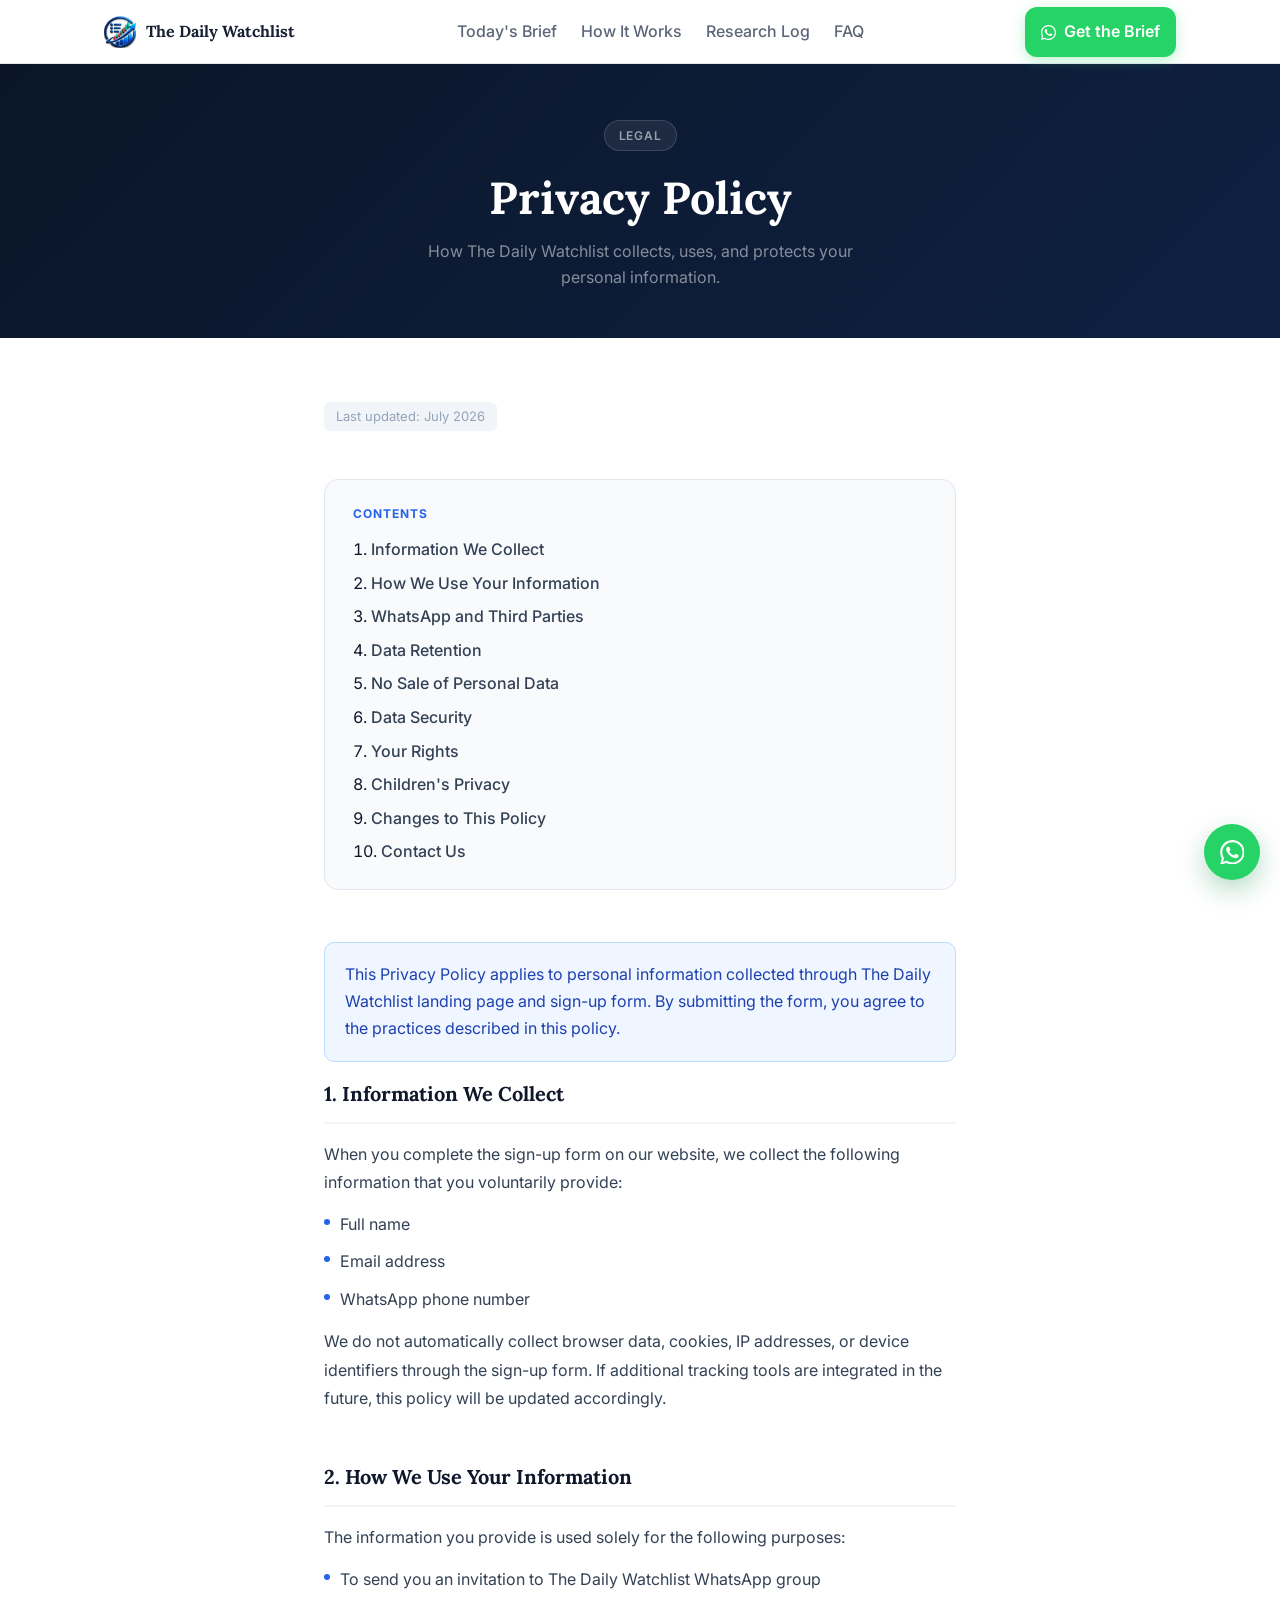
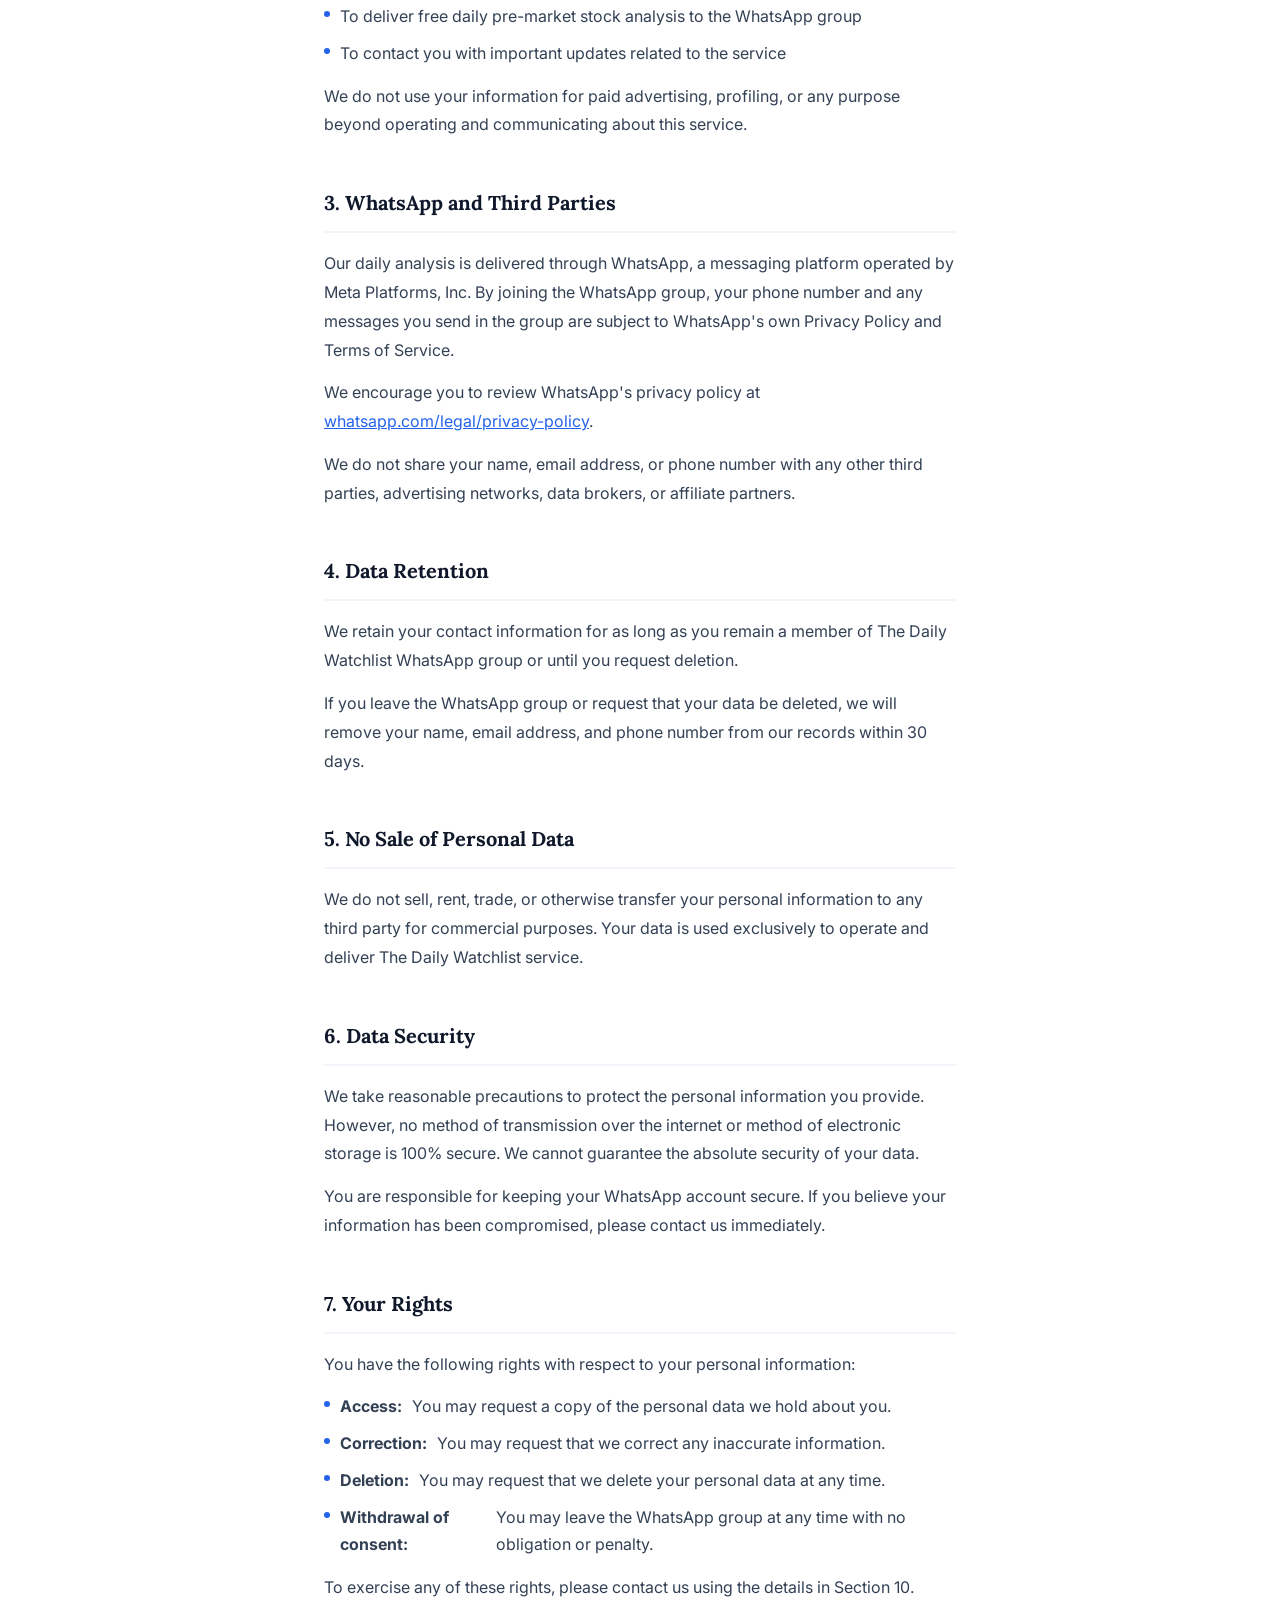
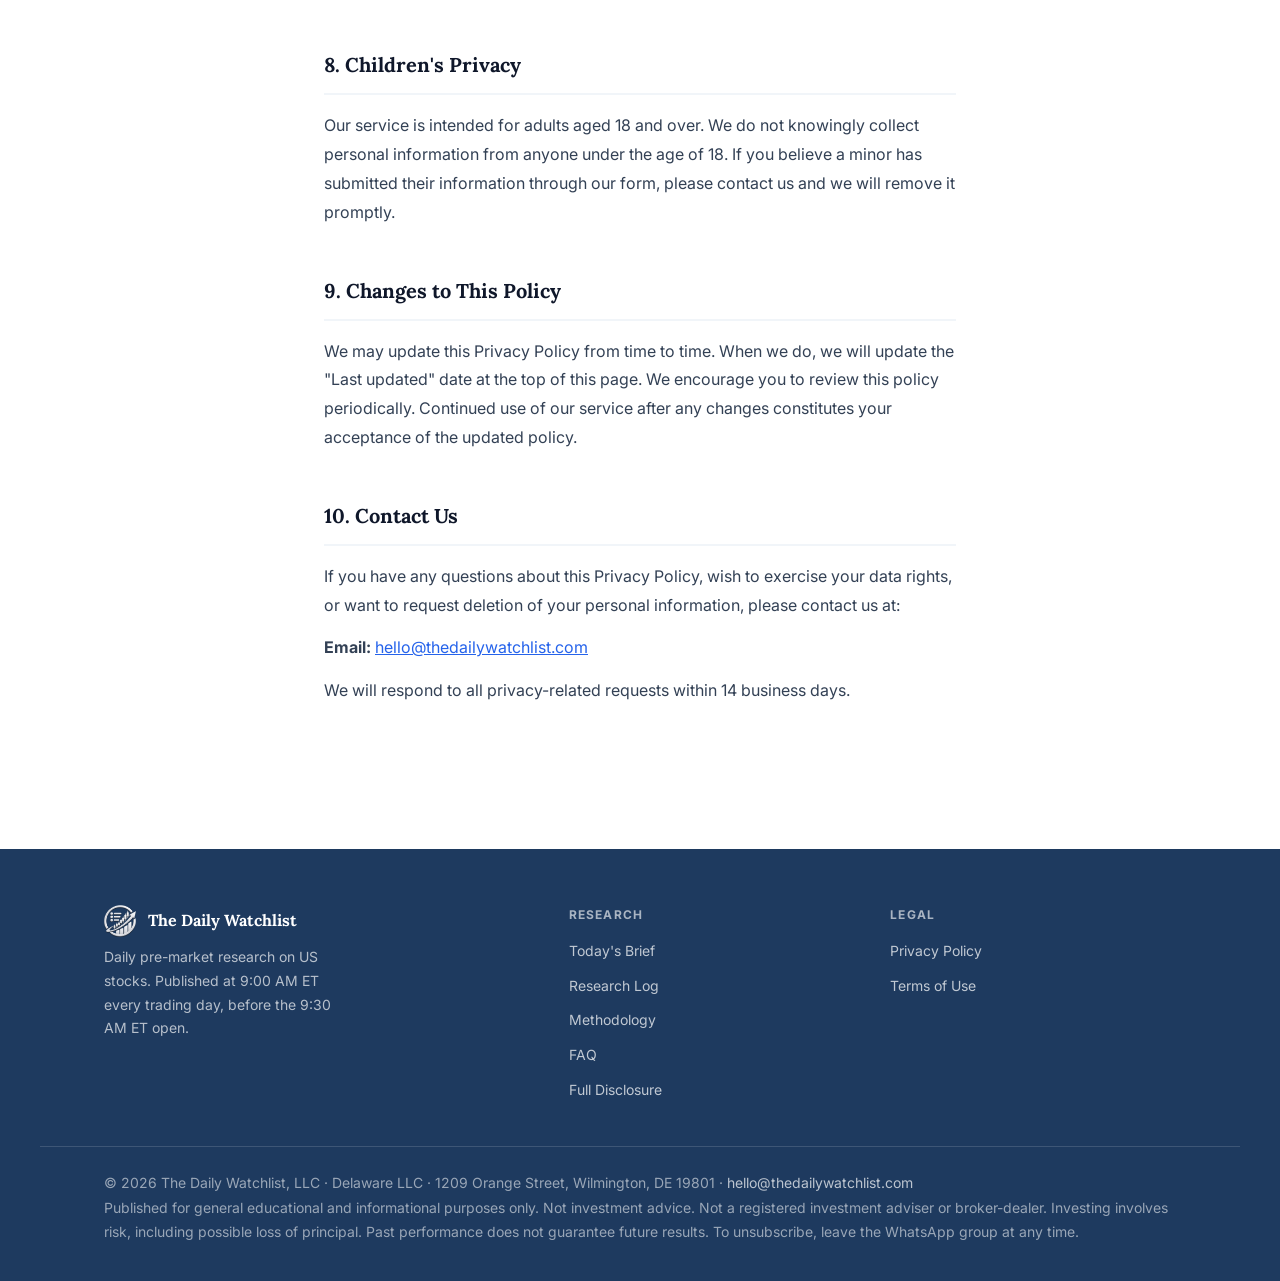
<file: privacy-policy.html>
<!DOCTYPE html>
<html lang="en">
<head>
  <meta charset="UTF-8" />
  <meta name="viewport" content="width=device-width, initial-scale=1.0" />
  <title>Privacy Policy | The Daily Watchlist</title>
  <meta name="description" content="Privacy Policy for The Daily Watchlist. Learn how we collect, use, and protect your personal information." />
  <link rel="canonical" href="https://thedailywatchlist.com/privacy-policy" />
  <link rel="icon" type="image/png" href="favicon.png">

  <link rel="preconnect" href="https://fonts.googleapis.com" />
  <link rel="preconnect" href="https://fonts.gstatic.com" crossorigin />
  <link href="https://fonts.googleapis.com/css2?family=Inter:wght@400;500;600;700&family=Lora:ital,wght@0,600;0,700;1,600&display=swap" rel="stylesheet" />

  <style>
    *, *::before, *::after { box-sizing: border-box; margin: 0; padding: 0; }

    :root {
      --navy:   #0a1628;
      --navy2:  #0f2042;
      --blue:   #1a56db;
      --blue2:  #2563eb;
      --gold:   #f59e0b;
      --white:  #ffffff;
      --gray50: #f8fafc;
      --gray100:#f1f5f9;
      --gray200:#e2e8f0;
      --gray400:#94a3b8;
      --gray500:#64748b;
      --gray700:#334155;
      --gray900:#0f172a;
      --wa:     #25D366;
    }

    html { font-size: 16px; scroll-behavior: smooth; }
    body {
      font-family: 'Inter', sans-serif;
      font-size: 1rem;
      color: var(--gray900);
      background: var(--white);
      line-height: 1.6;
      overflow-x: hidden;
    }

    /* ─── PAGE HERO ───────────────────────────────────────── */
    .page-hero {
      background: linear-gradient(135deg, var(--navy) 0%, var(--navy2) 100%);
      padding: 56px 5% 48px;
      text-align: center;
    }
    .page-hero .badge {
      display: inline-flex; align-items: center; gap: 6px;
      background: rgba(255,255,255,0.07); border: 1px solid rgba(255,255,255,0.14);
      color: rgba(255,255,255,0.55); font-size: 0.75rem; font-weight: 600;
      letter-spacing: 0.8px; text-transform: uppercase;
      padding: 5px 14px; border-radius: 100px; margin-bottom: 20px;
    }
    .page-hero h1 {
      font-family: 'Lora', serif;
      font-size: clamp(1.8rem, 4vw, 2.8rem);
      font-weight: 900; color: #fff; line-height: 1.2; margin-bottom: 14px;
    }
    .page-hero p {
      font-size: 1rem; color: rgba(255,255,255,0.5); max-width: 480px; margin: 0 auto;
    }

    /* ─── CONTENT ─────────────────────────────────────────── */
    .policy-wrap {
      max-width: 760px;
      margin: 0 auto;
      padding: 64px 5% 96px;
    }

    .policy-toc {
      background: var(--gray50);
      border: 1px solid var(--gray200);
      border-radius: 14px;
      padding: 24px 28px;
      margin-bottom: 52px;
    }
    .policy-toc h2 {
      font-size: 0.75rem; font-weight: 700; letter-spacing: 1px;
      text-transform: uppercase; color: var(--blue2); margin-bottom: 14px;
    }
    .policy-toc ol {
      list-style: decimal inside;
      display: flex; flex-direction: column; gap: 8px;
    }
    .policy-toc ol li a {
      color: var(--gray700); text-decoration: none; font-size: 1rem;
      font-weight: 500; transition: color 0.15s;
    }
    .policy-toc ol li a:hover { color: var(--blue2); }

    .policy-section {
      margin-bottom: 48px;
      scroll-margin-top: 88px;
    }
    .policy-section h2 {
      font-family: 'Lora', serif;
      font-size: 1.25rem; font-weight: 900; color: var(--gray900);
      margin-bottom: 16px; padding-bottom: 12px;
      border-bottom: 2px solid var(--gray100);
    }
    .policy-section p {
      font-size: 1rem; color: var(--gray700); line-height: 1.8; margin-bottom: 14px;
    }
    .policy-section p:last-child { margin-bottom: 0; }
    .policy-section ul {
      list-style: none; display: flex; flex-direction: column; gap: 10px; margin: 14px 0;
    }
    .policy-section ul li {
      display: flex; align-items: flex-start; gap: 10px;
      font-size: 1rem; color: var(--gray700); line-height: 1.7;
    }
    .policy-section ul li::before {
      content: ''; width: 6px; height: 6px; border-radius: 50%;
      background: var(--blue2); flex-shrink: 0; margin-top: 8px;
    }
    .policy-section a { color: var(--blue2); text-decoration: underline; }

    .highlight-box {
      background: #eff6ff; border: 1px solid #bfdbfe;
      border-radius: 10px; padding: 18px 20px;
      font-size: 1rem; color: #1e40af; line-height: 1.7; margin: 16px 0;
    }

    .last-updated {
      display: inline-block; font-size: 0.8125rem; color: var(--gray400);
      background: var(--gray100); border-radius: 6px;
      padding: 4px 12px; margin-bottom: 48px;
    }

    @media (max-width: 600px) {
      .policy-wrap { padding: 48px 4% 72px; }
      .page-hero { padding: 40px 4% 40px; }
    }
  </style>

  <link rel="stylesheet" href="assets/whatsapp-popup.css?v=20260820-2">
  <script src="assets/whatsapp-popup.js?v=20260820-2" defer></script>
</head>

<body>

  <!-- global nav injected by components.js -->
  <div id="g-nav"></div>

  <!-- ─── PAGE HERO ─────────────────────────────────────────── -->
  <div class="page-hero">
    <div class="badge">Legal</div>
    <h1>Privacy Policy</h1>
    <p>How The Daily Watchlist collects, uses, and protects your personal information.</p>
  </div>

  <!-- ─── CONTENT ──────────────────────────────────────────── -->
  <div class="policy-wrap">

    <span class="last-updated">Last updated: July 2026</span>

    <div class="policy-toc">
      <h2>Contents</h2>
      <ol>
        <li><a href="#s1">Information We Collect</a></li>
        <li><a href="#s2">How We Use Your Information</a></li>
        <li><a href="#s3">WhatsApp and Third Parties</a></li>
        <li><a href="#s4">Data Retention</a></li>
        <li><a href="#s5">No Sale of Personal Data</a></li>
        <li><a href="#s6">Data Security</a></li>
        <li><a href="#s7">Your Rights</a></li>
        <li><a href="#s8">Children's Privacy</a></li>
        <li><a href="#s9">Changes to This Policy</a></li>
        <li><a href="#s10">Contact Us</a></li>
      </ol>
    </div>

    <div class="highlight-box">
      This Privacy Policy applies to personal information collected through The Daily Watchlist landing page and sign-up form. By submitting the form, you agree to the practices described in this policy.
    </div>

    <div class="policy-section" id="s1">
      <h2>1. Information We Collect</h2>
      <p>When you complete the sign-up form on our website, we collect the following information that you voluntarily provide:</p>
      <ul>
        <li>Full name</li>
        <li>Email address</li>
        <li>WhatsApp phone number</li>
      </ul>
      <p>We do not automatically collect browser data, cookies, IP addresses, or device identifiers through the sign-up form. If additional tracking tools are integrated in the future, this policy will be updated accordingly.</p>
    </div>

    <div class="policy-section" id="s2">
      <h2>2. How We Use Your Information</h2>
      <p>The information you provide is used solely for the following purposes:</p>
      <ul>
        <li>To send you an invitation to The Daily Watchlist WhatsApp group</li>
        <li>To deliver free daily pre-market stock analysis to the WhatsApp group</li>
        <li>To contact you with important updates related to the service</li>
      </ul>
      <p>We do not use your information for paid advertising, profiling, or any purpose beyond operating and communicating about this service.</p>
    </div>

    <div class="policy-section" id="s3">
      <h2>3. WhatsApp and Third Parties</h2>
      <p>Our daily analysis is delivered through WhatsApp, a messaging platform operated by Meta Platforms, Inc. By joining the WhatsApp group, your phone number and any messages you send in the group are subject to WhatsApp's own Privacy Policy and Terms of Service.</p>
      <p>We encourage you to review WhatsApp's privacy policy at <a href="https://www.whatsapp.com/legal/privacy-policy" target="_blank" rel="noopener">whatsapp.com/legal/privacy-policy</a>.</p>
      <p>We do not share your name, email address, or phone number with any other third parties, advertising networks, data brokers, or affiliate partners.</p>
    </div>

    <div class="policy-section" id="s4">
      <h2>4. Data Retention</h2>
      <p>We retain your contact information for as long as you remain a member of The Daily Watchlist WhatsApp group or until you request deletion.</p>
      <p>If you leave the WhatsApp group or request that your data be deleted, we will remove your name, email address, and phone number from our records within 30 days.</p>
    </div>

    <div class="policy-section" id="s5">
      <h2>5. No Sale of Personal Data</h2>
      <p>We do not sell, rent, trade, or otherwise transfer your personal information to any third party for commercial purposes. Your data is used exclusively to operate and deliver The Daily Watchlist service.</p>
    </div>

    <div class="policy-section" id="s6">
      <h2>6. Data Security</h2>
      <p>We take reasonable precautions to protect the personal information you provide. However, no method of transmission over the internet or method of electronic storage is 100% secure. We cannot guarantee the absolute security of your data.</p>
      <p>You are responsible for keeping your WhatsApp account secure. If you believe your information has been compromised, please contact us immediately.</p>
    </div>

    <div class="policy-section" id="s7">
      <h2>7. Your Rights</h2>
      <p>You have the following rights with respect to your personal information:</p>
      <ul>
        <li><strong>Access:</strong> You may request a copy of the personal data we hold about you.</li>
        <li><strong>Correction:</strong> You may request that we correct any inaccurate information.</li>
        <li><strong>Deletion:</strong> You may request that we delete your personal data at any time.</li>
        <li><strong>Withdrawal of consent:</strong> You may leave the WhatsApp group at any time with no obligation or penalty.</li>
      </ul>
      <p>To exercise any of these rights, please contact us using the details in Section 10.</p>
    </div>

    <div class="policy-section" id="s8">
      <h2>8. Children's Privacy</h2>
      <p>Our service is intended for adults aged 18 and over. We do not knowingly collect personal information from anyone under the age of 18. If you believe a minor has submitted their information through our form, please contact us and we will remove it promptly.</p>
    </div>

    <div class="policy-section" id="s9">
      <h2>9. Changes to This Policy</h2>
      <p>We may update this Privacy Policy from time to time. When we do, we will update the "Last updated" date at the top of this page. We encourage you to review this policy periodically. Continued use of our service after any changes constitutes your acceptance of the updated policy.</p>
    </div>

    <div class="policy-section" id="s10">
      <h2>10. Contact Us</h2>
      <p>If you have any questions about this Privacy Policy, wish to exercise your data rights, or want to request deletion of your personal information, please contact us at:</p>
      <p><strong>Email:</strong> <a href="mailto:hello@thedailywatchlist.com">hello@thedailywatchlist.com</a></p>
      <p>We will respond to all privacy-related requests within 14 business days.</p>
    </div>

  </div>

  <!-- global footer injected by components.js -->
  <div id="g-footer"></div>

  <script src="components.js?v=20260820-4"></script>
</body>
</html>
</file>
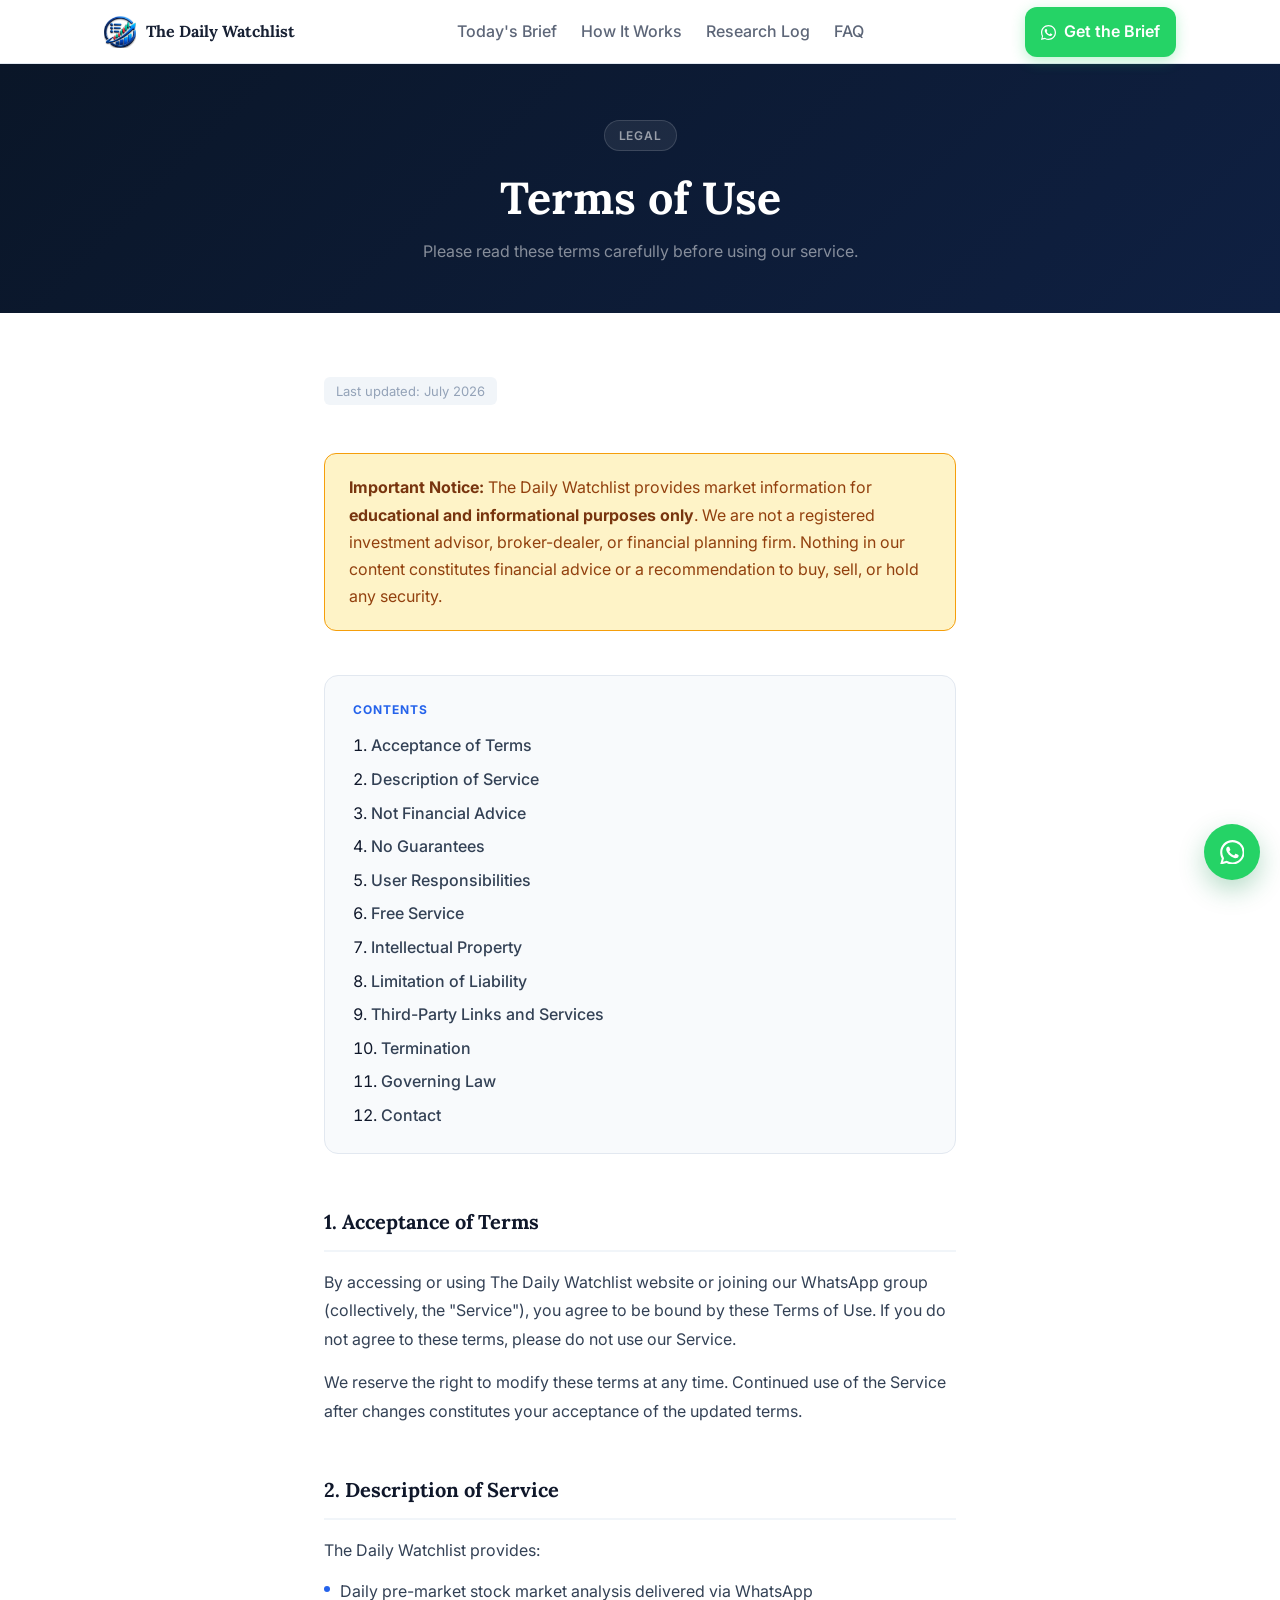
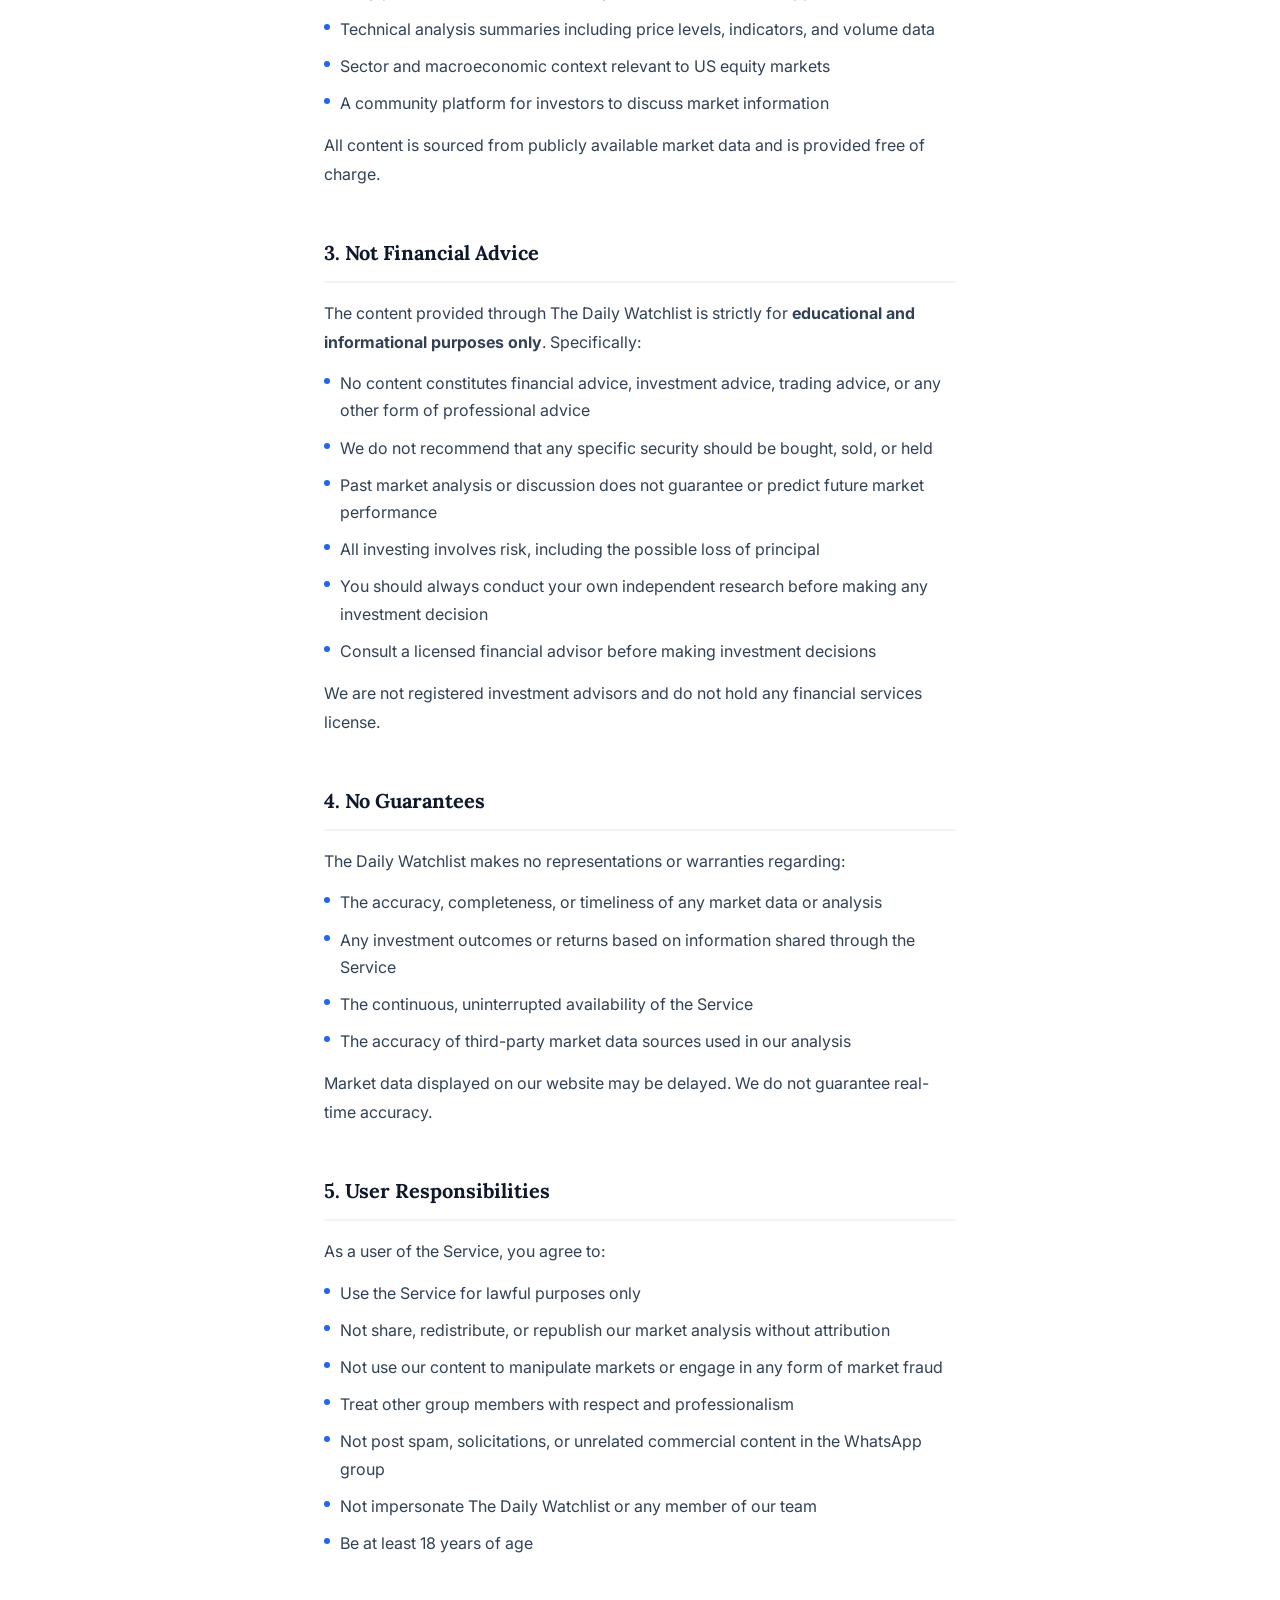
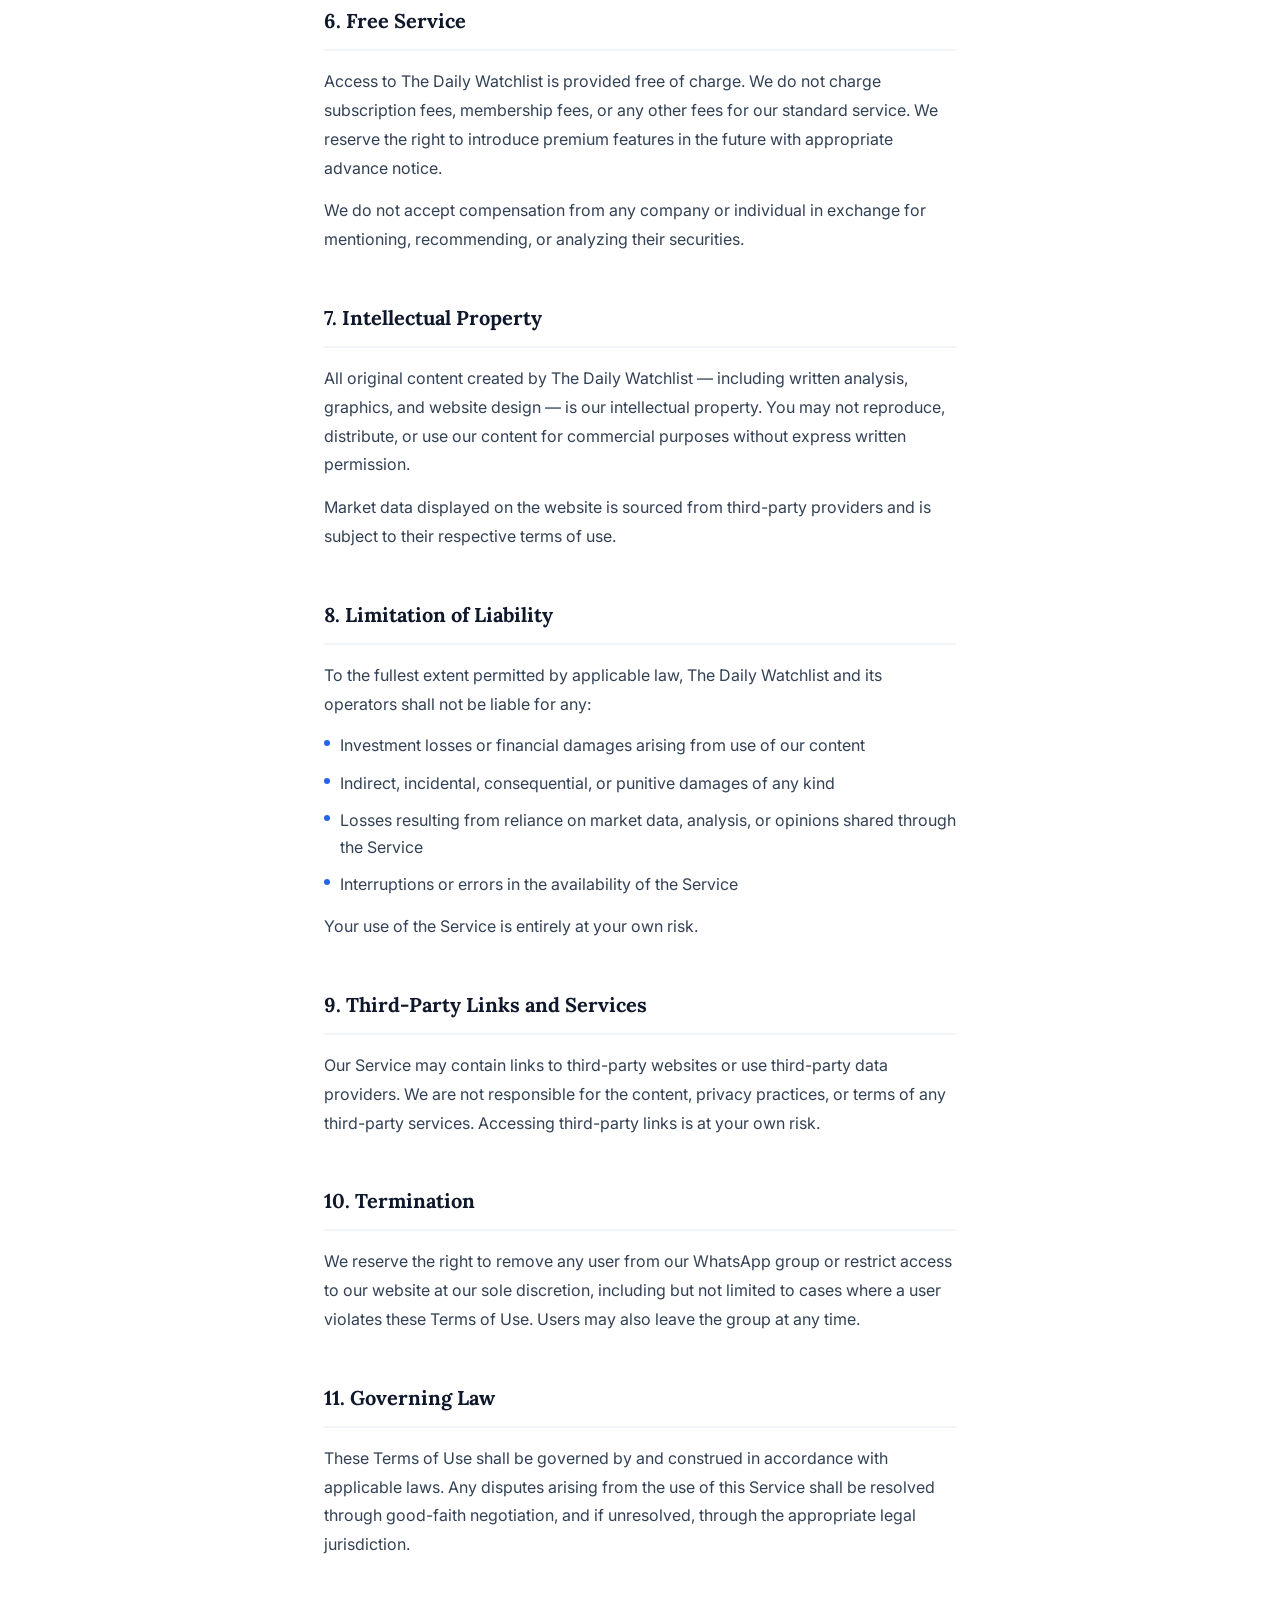
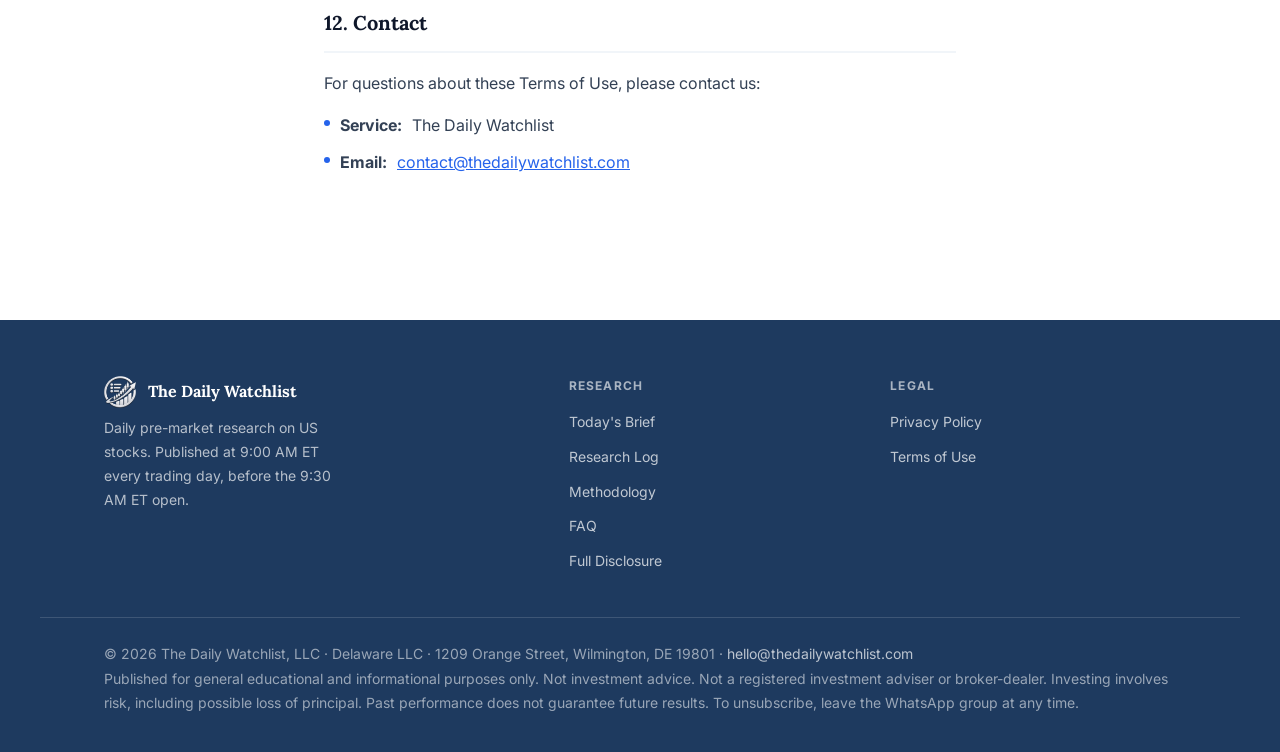
<file: terms-of-use.html>
<!DOCTYPE html>
<html lang="en">
<head>
  <meta charset="UTF-8" />
  <meta name="viewport" content="width=device-width, initial-scale=1.0" />
  <title>Terms of Use | The Daily Watchlist</title>
  <meta name="description" content="Terms of Use for The Daily Watchlist. Please read before using our service." />
  <link rel="canonical" href="https://thedailywatchlist.com/terms-of-use" />
  <link rel="icon" type="image/png" href="favicon.png">

  <link rel="preconnect" href="https://fonts.googleapis.com" />
  <link rel="preconnect" href="https://fonts.gstatic.com" crossorigin />
  <link href="https://fonts.googleapis.com/css2?family=Inter:wght@400;500;600;700&family=Lora:ital,wght@0,600;0,700;1,600&display=swap" rel="stylesheet" />

  <style>
    *, *::before, *::after { box-sizing: border-box; margin: 0; padding: 0; }

    :root {
      --navy:   #0a1628;
      --navy2:  #0f2042;
      --blue:   #1a56db;
      --blue2:  #2563eb;
      --gold:   #f59e0b;
      --white:  #ffffff;
      --gray50: #f8fafc;
      --gray100:#f1f5f9;
      --gray200:#e2e8f0;
      --gray400:#94a3b8;
      --gray500:#64748b;
      --gray700:#334155;
      --gray900:#0f172a;
      --wa:     #25D366;
    }

    html { font-size: 16px; scroll-behavior: smooth; }
    body {
      font-family: 'Inter', sans-serif;
      font-size: 1rem;
      color: var(--gray900);
      background: var(--white);
      line-height: 1.6;
      overflow-x: hidden;
    }

    /* ─── PAGE HERO ───────────────────────────────────────── */
    .page-hero {
      background: linear-gradient(135deg, var(--navy) 0%, var(--navy2) 100%);
      padding: 56px 5% 48px;
      text-align: center;
    }
    .page-hero .badge {
      display: inline-flex; align-items: center; gap: 6px;
      background: rgba(255,255,255,0.07); border: 1px solid rgba(255,255,255,0.14);
      color: rgba(255,255,255,0.55); font-size: 0.75rem; font-weight: 600;
      letter-spacing: 0.8px; text-transform: uppercase;
      padding: 5px 14px; border-radius: 100px; margin-bottom: 20px;
    }
    .page-hero h1 {
      font-family: 'Lora', serif;
      font-size: clamp(1.8rem, 4vw, 2.8rem);
      font-weight: 900; color: #fff; line-height: 1.2; margin-bottom: 14px;
    }
    .page-hero p {
      font-size: 1rem; color: rgba(255,255,255,0.5); max-width: 480px; margin: 0 auto;
    }

    /* ─── IMPORTANT NOTICE BOX ────────────────────────────── */
    .notice-box {
      background: #fef3c7; border: 1px solid #f59e0b;
      border-radius: 12px; padding: 20px 24px;
      font-size: 1rem; color: #92400e; line-height: 1.7;
      margin-bottom: 44px;
    }
    .notice-box strong { color: #78350f; }

    /* ─── CONTENT ─────────────────────────────────────────── */
    .policy-wrap {
      max-width: 760px;
      margin: 0 auto;
      padding: 64px 5% 96px;
    }

    .policy-toc {
      background: var(--gray50);
      border: 1px solid var(--gray200);
      border-radius: 14px;
      padding: 24px 28px;
      margin-bottom: 52px;
    }
    .policy-toc h2 {
      font-size: 0.75rem; font-weight: 700; letter-spacing: 1px;
      text-transform: uppercase; color: var(--blue2); margin-bottom: 14px;
    }
    .policy-toc ol {
      list-style: decimal inside;
      display: flex; flex-direction: column; gap: 8px;
    }
    .policy-toc ol li a {
      color: var(--gray700); text-decoration: none; font-size: 1rem;
      font-weight: 500; transition: color 0.15s;
    }
    .policy-toc ol li a:hover { color: var(--blue2); }

    .policy-section {
      margin-bottom: 48px;
      scroll-margin-top: 88px;
    }
    .policy-section h2 {
      font-family: 'Lora', serif;
      font-size: 1.25rem; font-weight: 900; color: var(--gray900);
      margin-bottom: 16px; padding-bottom: 12px;
      border-bottom: 2px solid var(--gray100);
    }
    .policy-section p {
      font-size: 1rem; color: var(--gray700); line-height: 1.8; margin-bottom: 14px;
    }
    .policy-section p:last-child { margin-bottom: 0; }
    .policy-section ul {
      list-style: none; display: flex; flex-direction: column; gap: 10px; margin: 14px 0;
    }
    .policy-section ul li {
      display: flex; align-items: flex-start; gap: 10px;
      font-size: 1rem; color: var(--gray700); line-height: 1.7;
    }
    .policy-section ul li::before {
      content: ''; width: 6px; height: 6px; border-radius: 50%;
      background: var(--blue2); flex-shrink: 0; margin-top: 8px;
    }
    .policy-section a { color: var(--blue2); text-decoration: underline; }

    .last-updated {
      display: inline-block; font-size: 0.8125rem; color: var(--gray400);
      background: var(--gray100); border-radius: 6px;
      padding: 4px 12px; margin-bottom: 48px;
    }

    @media (max-width: 600px) {
      .policy-wrap { padding: 48px 4% 72px; }
      .page-hero { padding: 40px 4% 40px; }
    }
  </style>

  <link rel="stylesheet" href="assets/whatsapp-popup.css?v=20260820-2">
  <script src="assets/whatsapp-popup.js?v=20260820-2" defer></script>
</head>

<body>

  <!-- global nav injected by components.js -->
  <div id="g-nav"></div>

  <!-- ─── PAGE HERO ─────────────────────────────────────────── -->
  <div class="page-hero">
    <div class="badge">Legal</div>
    <h1>Terms of Use</h1>
    <p>Please read these terms carefully before using our service.</p>
  </div>

  <!-- ─── CONTENT ──────────────────────────────────────────── -->
  <div class="policy-wrap">

    <span class="last-updated">Last updated: July 2026</span>

    <div class="notice-box">
      <strong>Important Notice:</strong> The Daily Watchlist provides market information for <strong>educational and informational purposes only</strong>. We are not a registered investment advisor, broker-dealer, or financial planning firm. Nothing in our content constitutes financial advice or a recommendation to buy, sell, or hold any security.
    </div>

    <div class="policy-toc">
      <h2>Contents</h2>
      <ol>
        <li><a href="#s1">Acceptance of Terms</a></li>
        <li><a href="#s2">Description of Service</a></li>
        <li><a href="#s3">Not Financial Advice</a></li>
        <li><a href="#s4">No Guarantees</a></li>
        <li><a href="#s5">User Responsibilities</a></li>
        <li><a href="#s6">Free Service</a></li>
        <li><a href="#s7">Intellectual Property</a></li>
        <li><a href="#s8">Limitation of Liability</a></li>
        <li><a href="#s9">Third-Party Links and Services</a></li>
        <li><a href="#s10">Termination</a></li>
        <li><a href="#s11">Governing Law</a></li>
        <li><a href="#s12">Contact</a></li>
      </ol>
    </div>

    <div class="policy-section" id="s1">
      <h2>1. Acceptance of Terms</h2>
      <p>By accessing or using The Daily Watchlist website or joining our WhatsApp group (collectively, the "Service"), you agree to be bound by these Terms of Use. If you do not agree to these terms, please do not use our Service.</p>
      <p>We reserve the right to modify these terms at any time. Continued use of the Service after changes constitutes your acceptance of the updated terms.</p>
    </div>

    <div class="policy-section" id="s2">
      <h2>2. Description of Service</h2>
      <p>The Daily Watchlist provides:</p>
      <ul>
        <li>Daily pre-market stock market analysis delivered via WhatsApp</li>
        <li>Technical analysis summaries including price levels, indicators, and volume data</li>
        <li>Sector and macroeconomic context relevant to US equity markets</li>
        <li>A community platform for investors to discuss market information</li>
      </ul>
      <p>All content is sourced from publicly available market data and is provided free of charge.</p>
    </div>

    <div class="policy-section" id="s3">
      <h2>3. Not Financial Advice</h2>
      <p>The content provided through The Daily Watchlist is strictly for <strong>educational and informational purposes only</strong>. Specifically:</p>
      <ul>
        <li>No content constitutes financial advice, investment advice, trading advice, or any other form of professional advice</li>
        <li>We do not recommend that any specific security should be bought, sold, or held</li>
        <li>Past market analysis or discussion does not guarantee or predict future market performance</li>
        <li>All investing involves risk, including the possible loss of principal</li>
        <li>You should always conduct your own independent research before making any investment decision</li>
        <li>Consult a licensed financial advisor before making investment decisions</li>
      </ul>
      <p>We are not registered investment advisors and do not hold any financial services license.</p>
    </div>

    <div class="policy-section" id="s4">
      <h2>4. No Guarantees</h2>
      <p>The Daily Watchlist makes no representations or warranties regarding:</p>
      <ul>
        <li>The accuracy, completeness, or timeliness of any market data or analysis</li>
        <li>Any investment outcomes or returns based on information shared through the Service</li>
        <li>The continuous, uninterrupted availability of the Service</li>
        <li>The accuracy of third-party market data sources used in our analysis</li>
      </ul>
      <p>Market data displayed on our website may be delayed. We do not guarantee real-time accuracy.</p>
    </div>

    <div class="policy-section" id="s5">
      <h2>5. User Responsibilities</h2>
      <p>As a user of the Service, you agree to:</p>
      <ul>
        <li>Use the Service for lawful purposes only</li>
        <li>Not share, redistribute, or republish our market analysis without attribution</li>
        <li>Not use our content to manipulate markets or engage in any form of market fraud</li>
        <li>Treat other group members with respect and professionalism</li>
        <li>Not post spam, solicitations, or unrelated commercial content in the WhatsApp group</li>
        <li>Not impersonate The Daily Watchlist or any member of our team</li>
        <li>Be at least 18 years of age</li>
      </ul>
    </div>

    <div class="policy-section" id="s6">
      <h2>6. Free Service</h2>
      <p>Access to The Daily Watchlist is provided free of charge. We do not charge subscription fees, membership fees, or any other fees for our standard service. We reserve the right to introduce premium features in the future with appropriate advance notice.</p>
      <p>We do not accept compensation from any company or individual in exchange for mentioning, recommending, or analyzing their securities.</p>
    </div>

    <div class="policy-section" id="s7">
      <h2>7. Intellectual Property</h2>
      <p>All original content created by The Daily Watchlist — including written analysis, graphics, and website design — is our intellectual property. You may not reproduce, distribute, or use our content for commercial purposes without express written permission.</p>
      <p>Market data displayed on the website is sourced from third-party providers and is subject to their respective terms of use.</p>
    </div>

    <div class="policy-section" id="s8">
      <h2>8. Limitation of Liability</h2>
      <p>To the fullest extent permitted by applicable law, The Daily Watchlist and its operators shall not be liable for any:</p>
      <ul>
        <li>Investment losses or financial damages arising from use of our content</li>
        <li>Indirect, incidental, consequential, or punitive damages of any kind</li>
        <li>Losses resulting from reliance on market data, analysis, or opinions shared through the Service</li>
        <li>Interruptions or errors in the availability of the Service</li>
      </ul>
      <p>Your use of the Service is entirely at your own risk.</p>
    </div>

    <div class="policy-section" id="s9">
      <h2>9. Third-Party Links and Services</h2>
      <p>Our Service may contain links to third-party websites or use third-party data providers. We are not responsible for the content, privacy practices, or terms of any third-party services. Accessing third-party links is at your own risk.</p>
    </div>

    <div class="policy-section" id="s10">
      <h2>10. Termination</h2>
      <p>We reserve the right to remove any user from our WhatsApp group or restrict access to our website at our sole discretion, including but not limited to cases where a user violates these Terms of Use. Users may also leave the group at any time.</p>
    </div>

    <div class="policy-section" id="s11">
      <h2>11. Governing Law</h2>
      <p>These Terms of Use shall be governed by and construed in accordance with applicable laws. Any disputes arising from the use of this Service shall be resolved through good-faith negotiation, and if unresolved, through the appropriate legal jurisdiction.</p>
    </div>

    <div class="policy-section" id="s12">
      <h2>12. Contact</h2>
      <p>For questions about these Terms of Use, please contact us:</p>
      <ul>
        <li><strong>Service:</strong> The Daily Watchlist</li>
        <li><strong>Email:</strong> <a href="mailto:contact@thedailywatchlist.com">contact@thedailywatchlist.com</a></li>
      </ul>
    </div>

  </div>

  <!-- global footer injected by components.js -->
  <div id="g-footer"></div>

  <script src="components.js?v=20260820-4"></script>
</body>
</html>
</file>
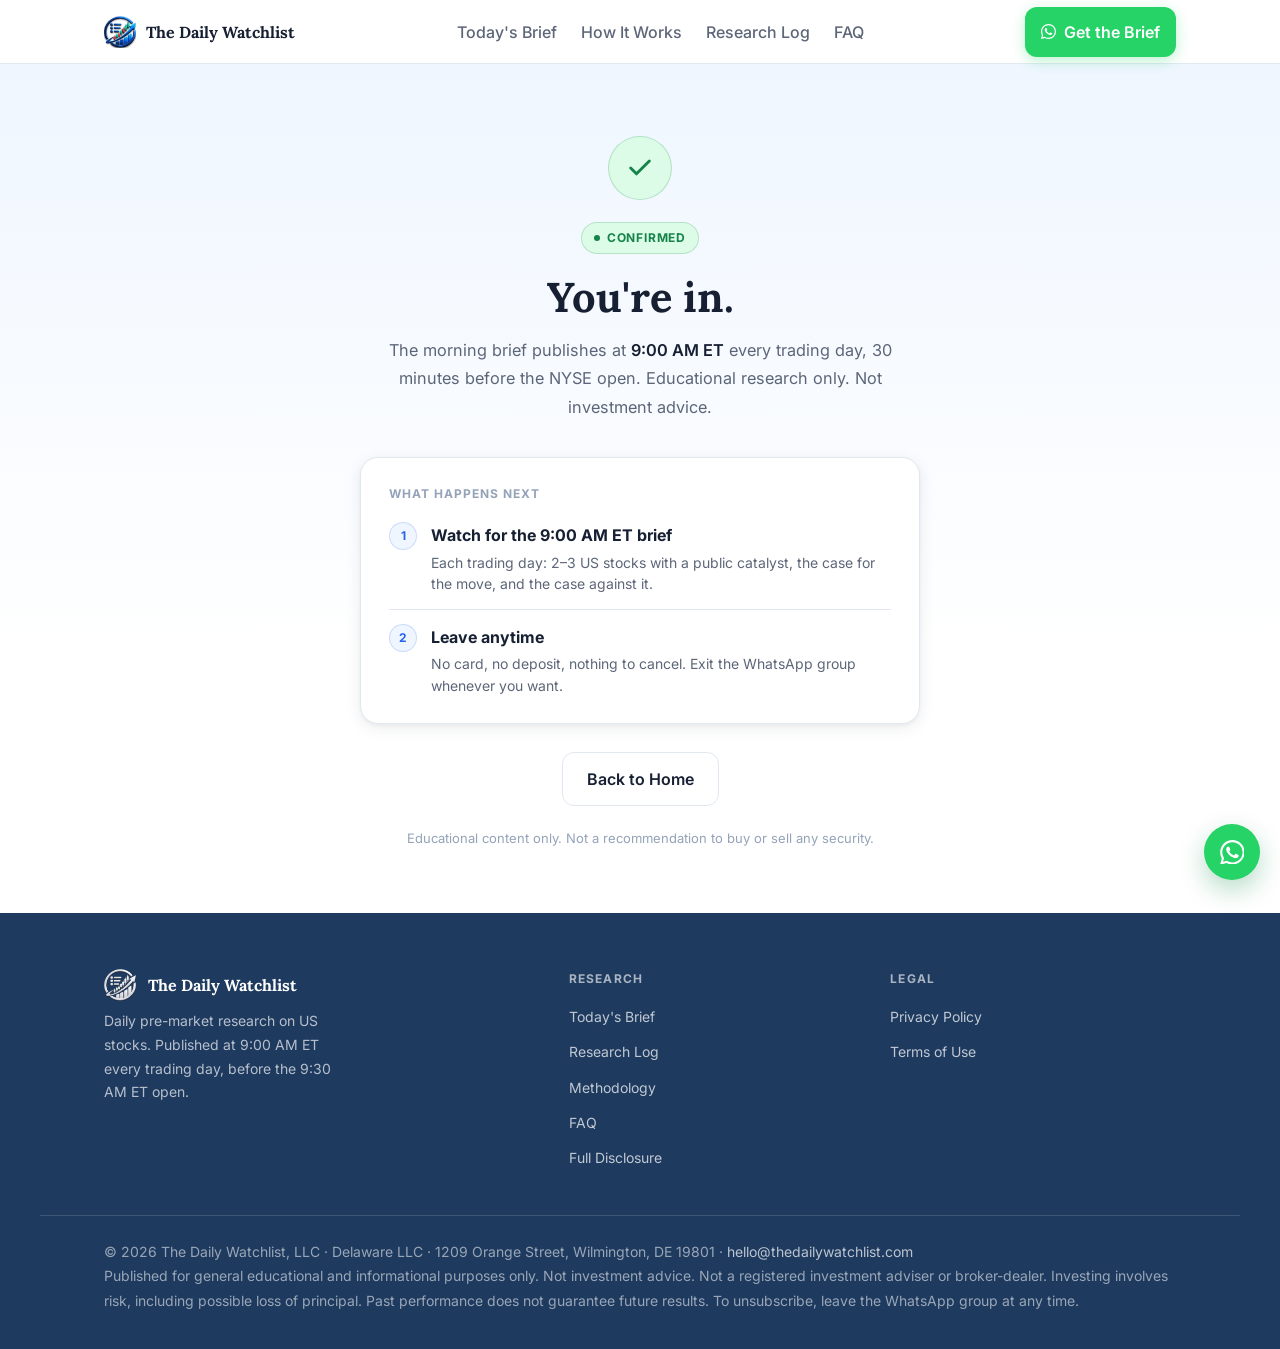
<file: thank-you.html>
<!DOCTYPE html>
<html lang="en">
<head>
  <meta charset="UTF-8" />
  <meta name="viewport" content="width=device-width, initial-scale=1.0" />
  <meta http-equiv="X-Content-Type-Options" content="nosniff" />
  <meta name="referrer" content="strict-origin-when-cross-origin" />
  <meta name="robots" content="noindex, nofollow" />

  <title>You're In | The Daily Watchlist</title>
  <meta name="description" content="You're in. The Daily Watchlist morning brief publishes at 9:00 AM ET every trading day." />
  <link rel="canonical" href="https://thedailywatchlist.com/thank-you" />
  <link rel="icon" type="image/png" href="favicon.png">

  <link rel="icon" type="image/svg+xml" href="data:image/svg+xml,<svg xmlns='http://www.w3.org/2000/svg' viewBox='0 0 64 64'><rect width='64' height='64' rx='10' fill='%231E3A5F'/><text x='50%25' y='54%25' dominant-baseline='middle' text-anchor='middle' font-family='Georgia,serif' font-weight='700' font-size='26' fill='%23F59E0B'>DW</text></svg>" />

  <link rel="preconnect" href="https://fonts.googleapis.com" />
  <link rel="preconnect" href="https://fonts.gstatic.com" crossorigin />
  <link href="https://fonts.googleapis.com/css2?family=Inter:wght@400;500;600;700&family=Lora:ital,wght@0,600;0,700;1,600&display=swap" rel="stylesheet" />

  <style>
    *, *::before, *::after { box-sizing: border-box; margin: 0; padding: 0; }

    :root {
      --bg:         #FFFFFF;
      --text:       #172033;
      --text-2:     #5D6678;
      --text-3:     #94A3B8;
      --border:     #E2E8F0;
      --blue:       #2563EB;
      --blue-dark:  #1E3A5F;
      --blue-light: #EFF6FF;
      --wa:         #25D366;
      --wa-dark:    #128C7E;
      --bull:       #16834A;
      --radius:     12px;
      --radius-lg:  18px;
      --shadow:     0 4px 16px rgba(23,32,51,0.08), 0 2px 4px rgba(23,32,51,0.04);
    }

    html { font-size: 16px; background: #fff; }
    body {
      font-family: 'Inter', system-ui, -apple-system, sans-serif;
      font-size: 1rem;
      color: var(--text);
      background: #fff;
      line-height: 1.65;
      min-height: 100vh;
      display: flex;
      flex-direction: column;
      -webkit-font-smoothing: antialiased;
    }
    h1, h2 { font-family: 'Lora', serif; }

    .ty {
      flex: 1;
      background: linear-gradient(180deg, #EFF6FF 0%, #FFFFFF 70%);
      padding: 72px 5% 64px;
      display: flex; align-items: center; justify-content: center;
    }
    .ty-inner {
      width: 100%; max-width: 560px; text-align: center;
    }

    .ty-check {
      width: 64px; height: 64px; margin: 0 auto 22px;
      border-radius: 50%;
      background: #DCFCE7;
      border: 1.5px solid rgba(22,131,74,0.22);
      display: flex; align-items: center; justify-content: center;
      color: var(--bull);
      animation: pop 0.45s ease both;
    }
    .ty-check svg { width: 28px; height: 28px; }
    @keyframes pop {
      0% { transform: scale(0.7); opacity: 0; }
      100% { transform: scale(1); opacity: 1; }
    }

    .ty-label {
      display: inline-flex; align-items: center; gap: 7px;
      font-size: 0.75rem; font-weight: 700; letter-spacing: 0.8px; text-transform: uppercase;
      color: var(--bull); background: #DCFCE7; border: 1px solid rgba(22,131,74,0.2);
      padding: 5px 12px; border-radius: 100px; margin-bottom: 18px;
    }
    .ty-label .dot {
      width: 6px; height: 6px; border-radius: 50%; background: var(--bull);
    }

    h1 {
      font-size: clamp(1.9rem, 4.5vw, 2.6rem);
      font-weight: 700; line-height: 1.2; color: var(--text);
      margin-bottom: 14px;
    }
    .ty-sub {
      font-size: 1.02rem; color: var(--text-2); line-height: 1.75;
      margin-bottom: 36px;
    }
    .ty-sub strong { color: var(--text); font-weight: 600; }

    .ty-next {
      text-align: left;
      background: #fff;
      border: 1px solid var(--border);
      border-radius: var(--radius-lg);
      box-shadow: var(--shadow);
      padding: 26px 28px;
      margin-bottom: 28px;
    }
    .ty-next h2 {
      font-family: 'Inter', sans-serif;
      font-size: 0.75rem; font-weight: 700; letter-spacing: 1px; text-transform: uppercase;
      color: var(--text-3); margin-bottom: 18px;
    }
    .ty-step {
      display: flex; gap: 14px; align-items: flex-start;
      padding: 14px 0;
      border-bottom: 1px solid var(--border);
    }
    .ty-step:first-of-type { padding-top: 0; }
    .ty-step:last-child { border-bottom: none; padding-bottom: 0; }
    .ty-num {
      width: 28px; height: 28px; flex-shrink: 0;
      border-radius: 50%;
      background: var(--blue-light); color: var(--blue);
      border: 1px solid rgba(37,99,235,0.18);
      display: flex; align-items: center; justify-content: center;
      font-size: 0.75rem; font-weight: 700;
    }
    .ty-step strong {
      display: block; font-size: 1rem; font-weight: 700; color: var(--text);
      margin-bottom: 3px;
    }
    .ty-step p {
      font-size: 0.875rem; color: var(--text-2); line-height: 1.55;
    }

    .ty-actions {
      display: flex; flex-wrap: wrap; gap: 12px; justify-content: center;
      margin-bottom: 22px;
    }
    .btn {
      display: inline-flex; align-items: center; gap: 8px;
      padding: 13px 24px; border-radius: var(--radius); font-size: 1rem; font-weight: 600;
      text-decoration: none; transition: all 0.18s ease;
    }
    .btn-wa {
      background: var(--wa); color: #fff;
      box-shadow: 0 4px 14px rgba(37,211,102,0.3);
    }
    .btn-wa:hover { background: var(--wa-dark); transform: translateY(-1px); }
    .btn-outline {
      background: transparent; color: var(--text); border: 1.5px solid var(--border);
    }
    .btn-outline:hover { border-color: var(--blue); color: var(--blue); background: var(--blue-light); }
    .wa-icon { width: 18px; height: 18px; flex-shrink: 0; }

    .ty-note {
      font-size: 0.8125rem; color: var(--text-3); line-height: 1.6;
    }

    @media (max-width: 540px) {
      .ty { padding: 48px 5% 48px; }
      .ty-next { padding: 22px 18px; }
      .ty-actions { flex-direction: column; }
      .btn { justify-content: center; width: 100%; }
    }
  </style>

  <link rel="stylesheet" href="assets/whatsapp-popup.css?v=20260820-2">
  <script src="assets/whatsapp-popup.js?v=20260820-2" defer></script>
</head>
<body>

  <div id="g-nav"></div>

  <main class="ty" aria-labelledby="ty-h1">
    <div class="ty-inner">

      <div class="ty-check" aria-hidden="true">
        <svg viewBox="0 0 24 24" fill="none" stroke="currentColor" stroke-width="2.5" stroke-linecap="round" stroke-linejoin="round"><polyline points="20 6 9 17 4 12"/></svg>
      </div>

      <div class="ty-label"><span class="dot" aria-hidden="true"></span>Confirmed</div>

      <h1 id="ty-h1">You're in.</h1>
      <p class="ty-sub">
        The morning brief publishes at <strong>9:00 AM ET</strong> every trading day,
        30 minutes before the NYSE open. Educational research only. Not investment advice.
      </p>

      <div class="ty-next">
        <h2>What happens next</h2>
        <div class="ty-step">
          <div class="ty-num" aria-hidden="true">1</div>
          <div>
            <strong>Watch for the 9:00 AM ET brief</strong>
            <p>Each trading day: 2–3 US stocks with a public catalyst, the case for the move, and the case against it.</p>
          </div>
        </div>
        <div class="ty-step">
          <div class="ty-num" aria-hidden="true">2</div>
          <div>
            <strong>Leave anytime</strong>
            <p>No card, no deposit, nothing to cancel. Exit the WhatsApp group whenever you want.</p>
          </div>
        </div>
      </div>

      <div class="ty-actions">
        <a href="/" class="btn btn-outline">Back to Home</a>
      </div>

      <p class="ty-note">Educational content only. Not a recommendation to buy or sell any security.</p>
    </div>
  </main>

  <div id="g-footer"></div>
  <script src="components.js?v=20260820-4"></script>

</body>
</html>
</file>
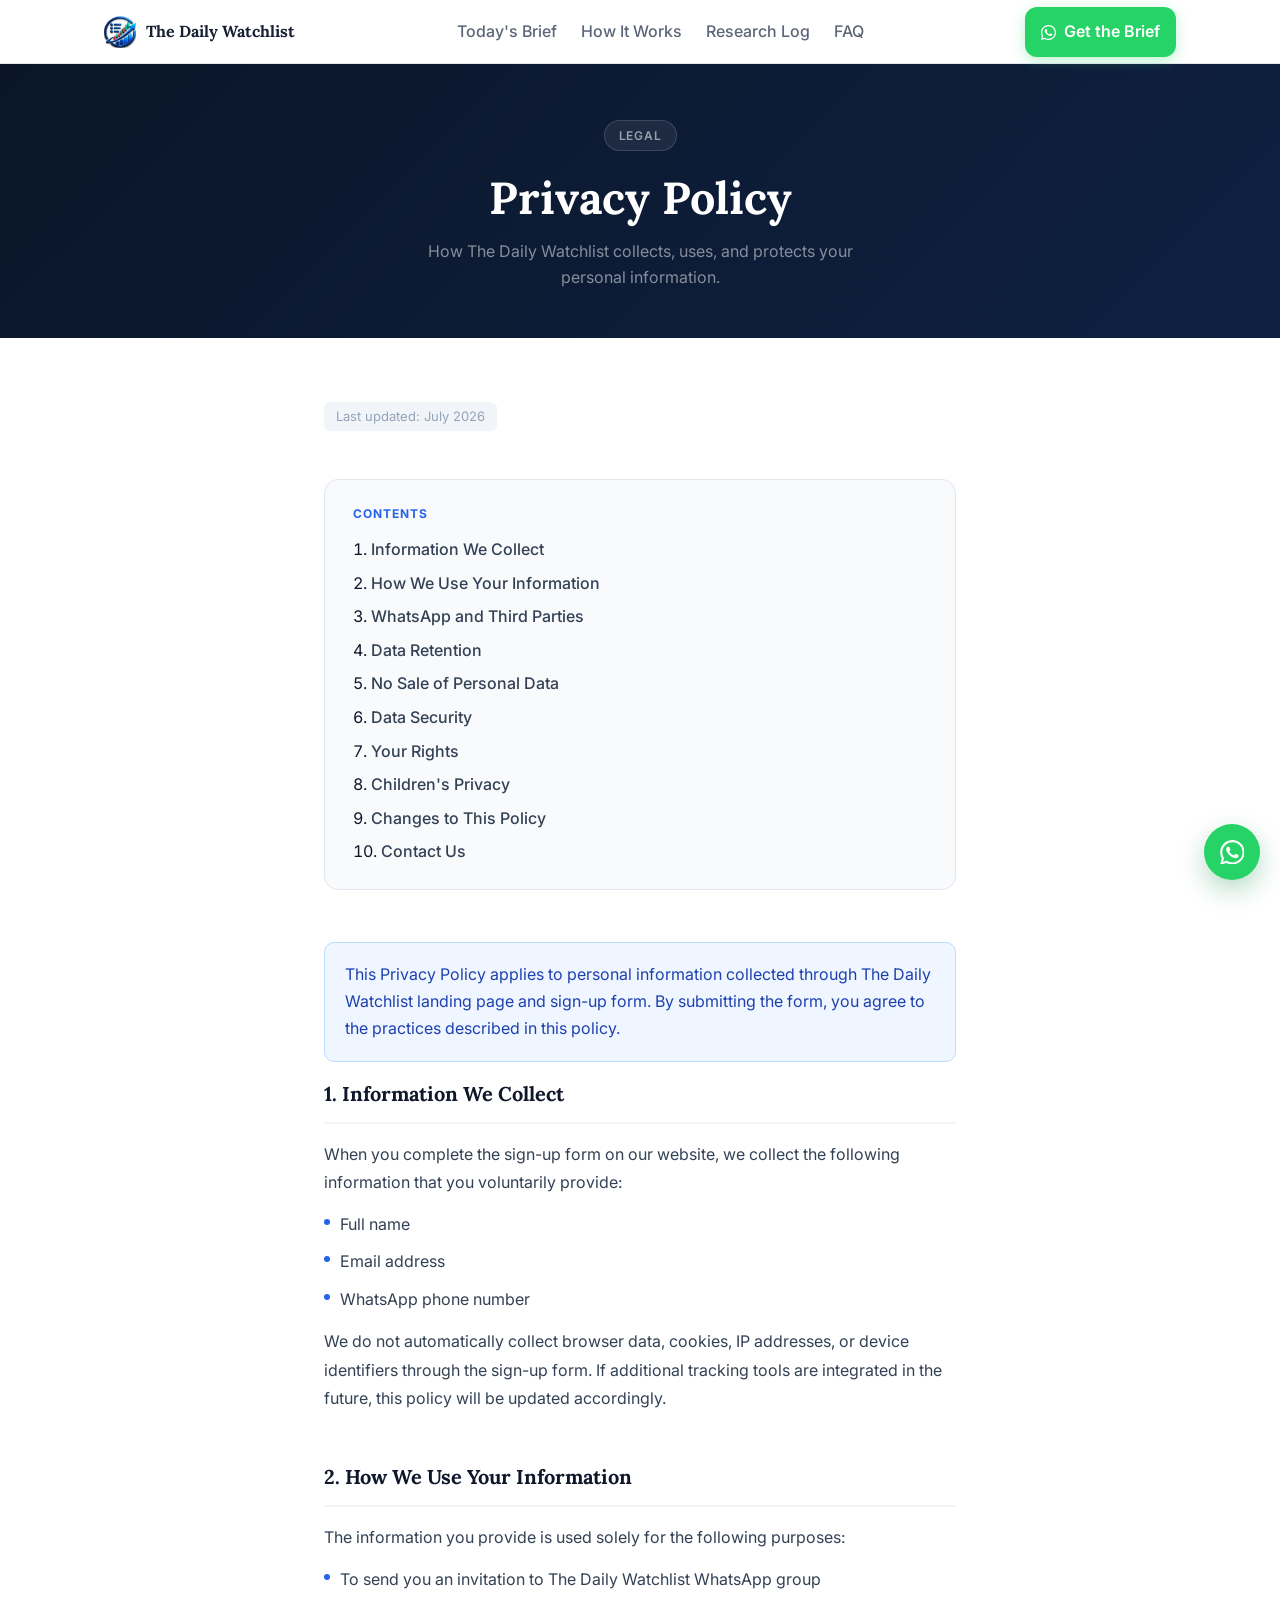
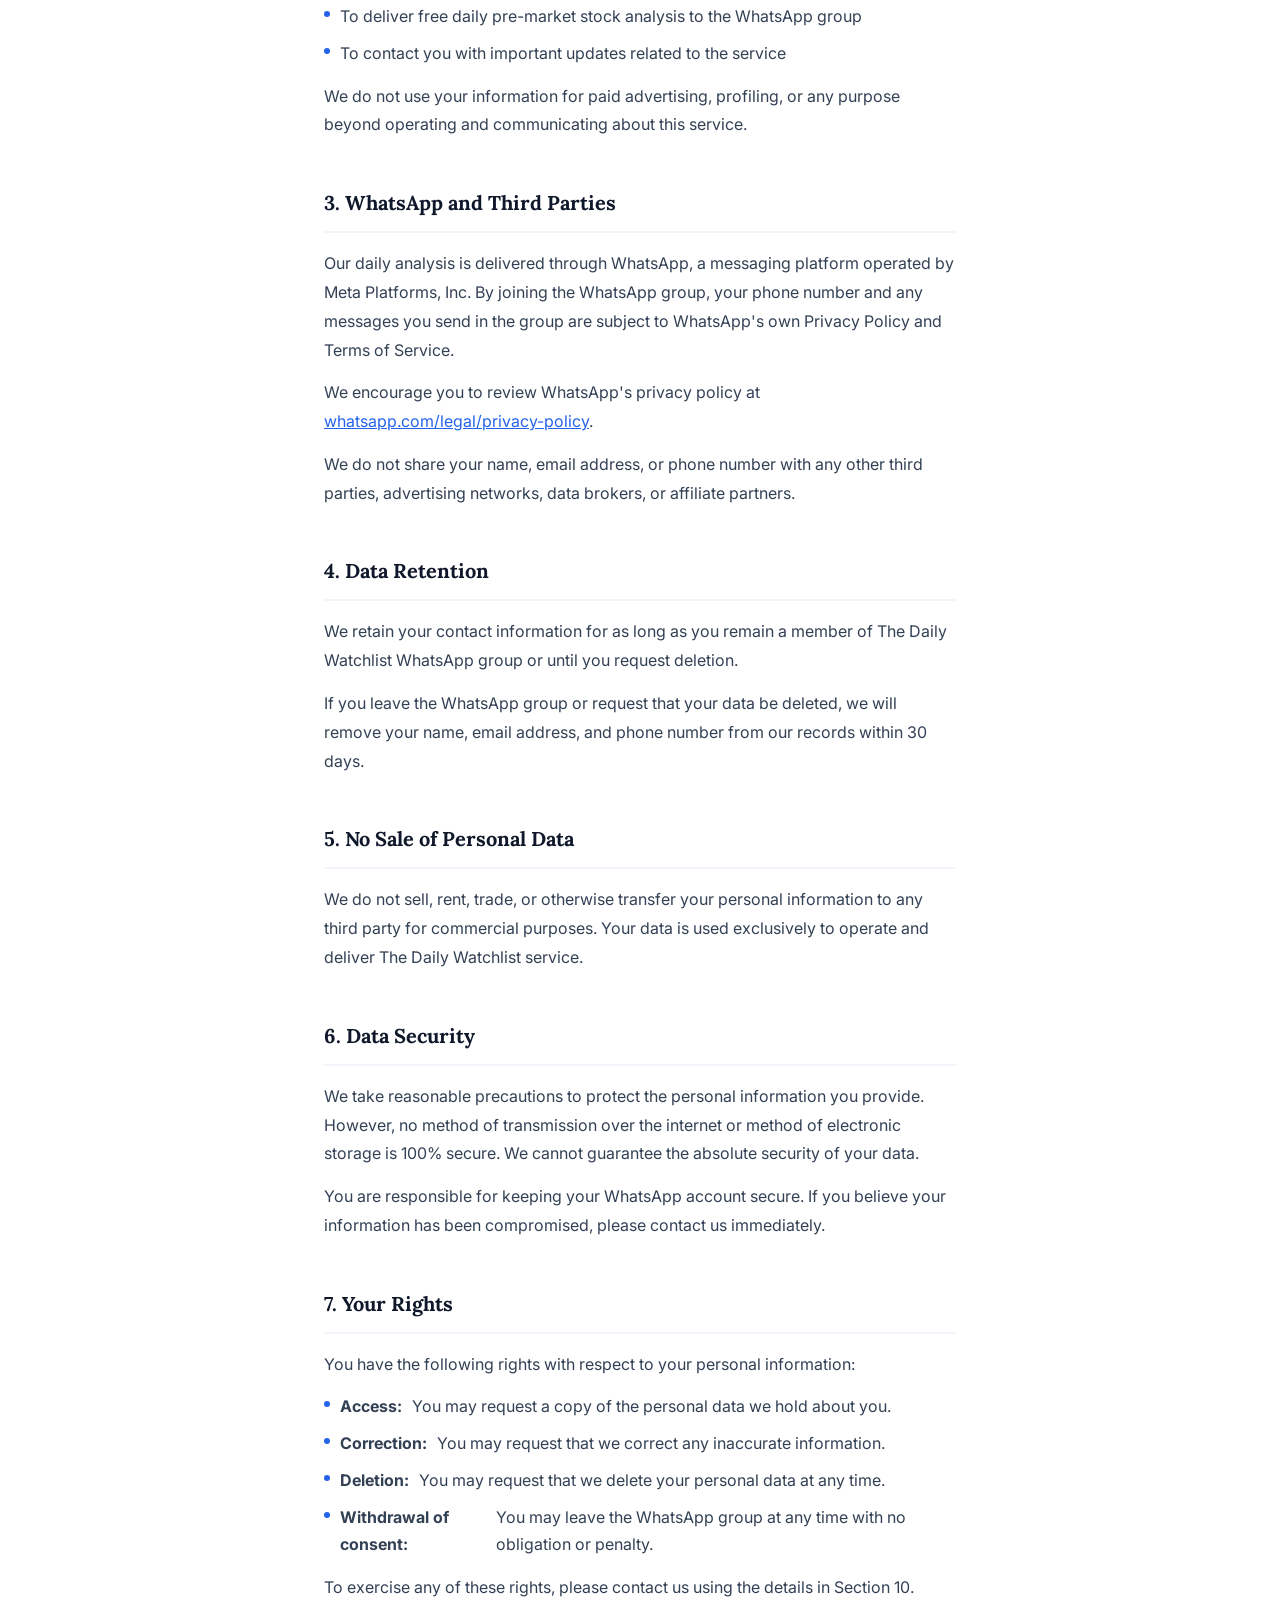
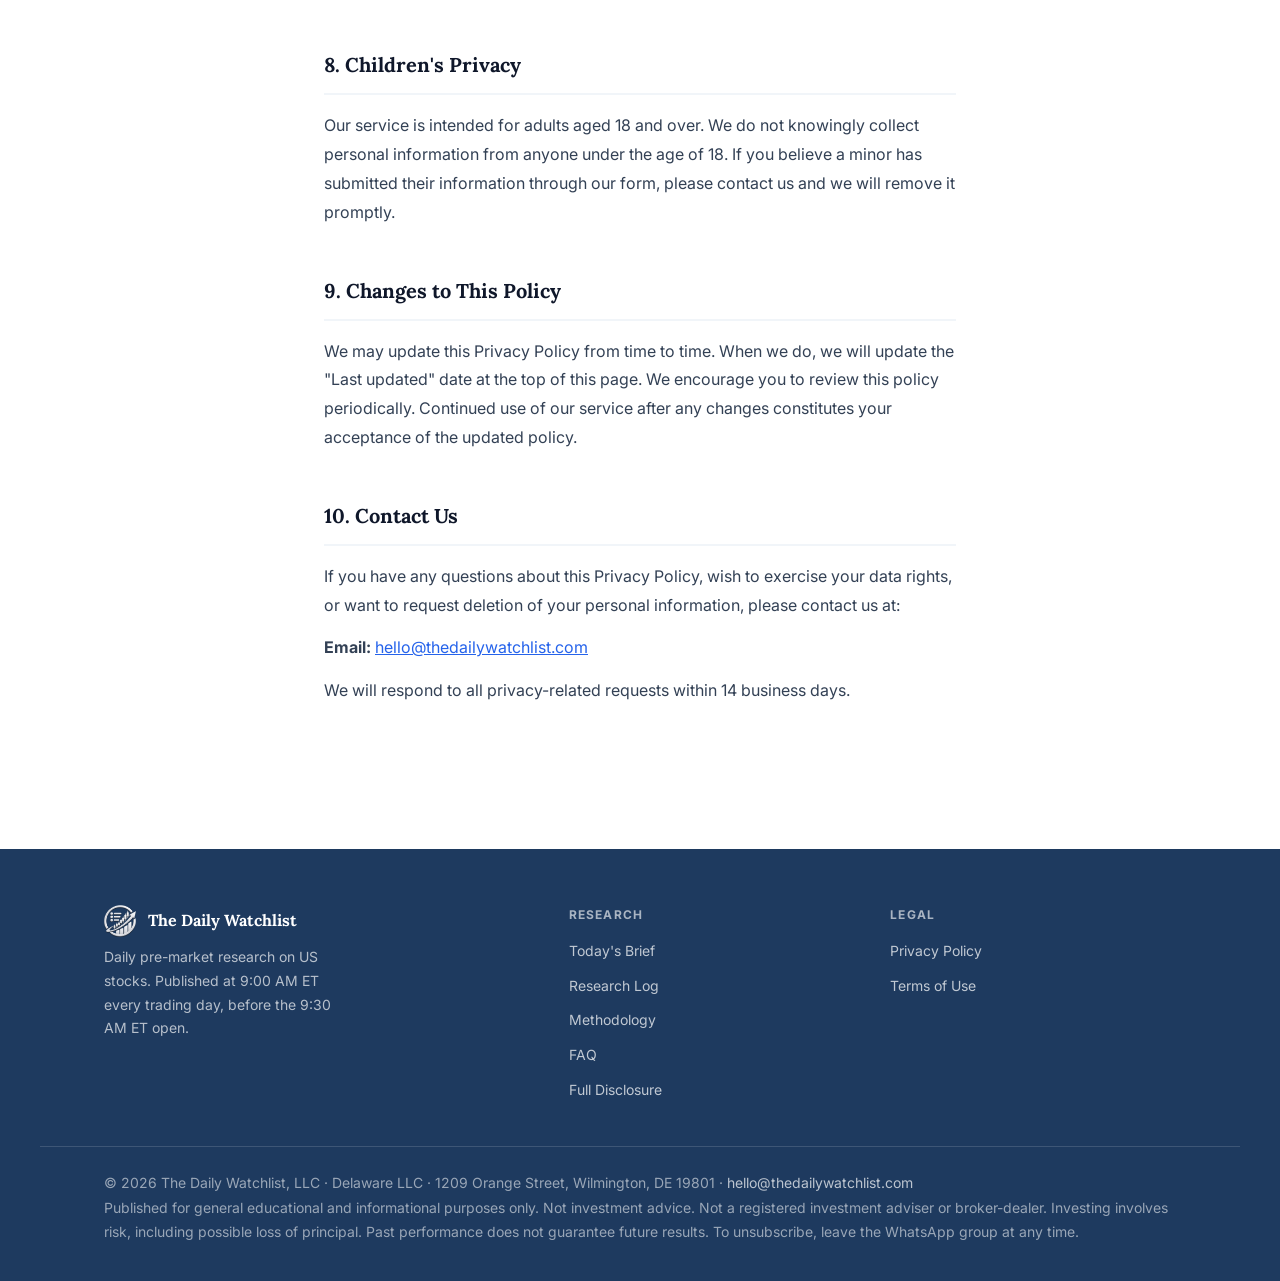
<file: f3/privacy-policy.html>
<!DOCTYPE html>
<html lang="en">
<head>
  <meta charset="UTF-8" />
  <meta name="viewport" content="width=device-width, initial-scale=1.0" />
  <title>Privacy Policy | The Daily Watchlist</title>
  <meta name="description" content="Privacy Policy for The Daily Watchlist. Learn how we collect, use, and protect your personal information." />
  <link rel="canonical" href="https://thedailywatchlist.com/privacy-policy" />
  <link rel="icon" type="image/png" href="favicon.png">

  <link rel="preconnect" href="https://fonts.googleapis.com" />
  <link rel="preconnect" href="https://fonts.gstatic.com" crossorigin />
  <link href="https://fonts.googleapis.com/css2?family=Inter:wght@400;500;600;700&family=Lora:ital,wght@0,600;0,700;1,600&display=swap" rel="stylesheet" />

  <style>
    *, *::before, *::after { box-sizing: border-box; margin: 0; padding: 0; }

    :root {
      --navy:   #0a1628;
      --navy2:  #0f2042;
      --blue:   #1a56db;
      --blue2:  #2563eb;
      --gold:   #f59e0b;
      --white:  #ffffff;
      --gray50: #f8fafc;
      --gray100:#f1f5f9;
      --gray200:#e2e8f0;
      --gray400:#94a3b8;
      --gray500:#64748b;
      --gray700:#334155;
      --gray900:#0f172a;
      --wa:     #25D366;
    }

    html { font-size: 16px; scroll-behavior: smooth; }
    body {
      font-family: 'Inter', sans-serif;
      font-size: 1rem;
      color: var(--gray900);
      background: var(--white);
      line-height: 1.6;
      overflow-x: hidden;
    }

    /* ─── PAGE HERO ───────────────────────────────────────── */
    .page-hero {
      background: linear-gradient(135deg, var(--navy) 0%, var(--navy2) 100%);
      padding: 56px 5% 48px;
      text-align: center;
    }
    .page-hero .badge {
      display: inline-flex; align-items: center; gap: 6px;
      background: rgba(255,255,255,0.07); border: 1px solid rgba(255,255,255,0.14);
      color: rgba(255,255,255,0.55); font-size: 0.75rem; font-weight: 600;
      letter-spacing: 0.8px; text-transform: uppercase;
      padding: 5px 14px; border-radius: 100px; margin-bottom: 20px;
    }
    .page-hero h1 {
      font-family: 'Lora', serif;
      font-size: clamp(1.8rem, 4vw, 2.8rem);
      font-weight: 900; color: #fff; line-height: 1.2; margin-bottom: 14px;
    }
    .page-hero p {
      font-size: 1rem; color: rgba(255,255,255,0.5); max-width: 480px; margin: 0 auto;
    }

    /* ─── CONTENT ─────────────────────────────────────────── */
    .policy-wrap {
      max-width: 760px;
      margin: 0 auto;
      padding: 64px 5% 96px;
    }

    .policy-toc {
      background: var(--gray50);
      border: 1px solid var(--gray200);
      border-radius: 14px;
      padding: 24px 28px;
      margin-bottom: 52px;
    }
    .policy-toc h2 {
      font-size: 0.75rem; font-weight: 700; letter-spacing: 1px;
      text-transform: uppercase; color: var(--blue2); margin-bottom: 14px;
    }
    .policy-toc ol {
      list-style: decimal inside;
      display: flex; flex-direction: column; gap: 8px;
    }
    .policy-toc ol li a {
      color: var(--gray700); text-decoration: none; font-size: 1rem;
      font-weight: 500; transition: color 0.15s;
    }
    .policy-toc ol li a:hover { color: var(--blue2); }

    .policy-section {
      margin-bottom: 48px;
      scroll-margin-top: 88px;
    }
    .policy-section h2 {
      font-family: 'Lora', serif;
      font-size: 1.25rem; font-weight: 900; color: var(--gray900);
      margin-bottom: 16px; padding-bottom: 12px;
      border-bottom: 2px solid var(--gray100);
    }
    .policy-section p {
      font-size: 1rem; color: var(--gray700); line-height: 1.8; margin-bottom: 14px;
    }
    .policy-section p:last-child { margin-bottom: 0; }
    .policy-section ul {
      list-style: none; display: flex; flex-direction: column; gap: 10px; margin: 14px 0;
    }
    .policy-section ul li {
      display: flex; align-items: flex-start; gap: 10px;
      font-size: 1rem; color: var(--gray700); line-height: 1.7;
    }
    .policy-section ul li::before {
      content: ''; width: 6px; height: 6px; border-radius: 50%;
      background: var(--blue2); flex-shrink: 0; margin-top: 8px;
    }
    .policy-section a { color: var(--blue2); text-decoration: underline; }

    .highlight-box {
      background: #eff6ff; border: 1px solid #bfdbfe;
      border-radius: 10px; padding: 18px 20px;
      font-size: 1rem; color: #1e40af; line-height: 1.7; margin: 16px 0;
    }

    .last-updated {
      display: inline-block; font-size: 0.8125rem; color: var(--gray400);
      background: var(--gray100); border-radius: 6px;
      padding: 4px 12px; margin-bottom: 48px;
    }

    @media (max-width: 600px) {
      .policy-wrap { padding: 48px 4% 72px; }
      .page-hero { padding: 40px 4% 40px; }
    }
  </style>

  <link rel="stylesheet" href="/f3/assets/whatsapp-popup.css?v=20260820-2">
  <script src="/f3/assets/whatsapp-popup.js?v=20260821-1" defer></script>
</head>

<body>

  <!-- global nav injected by components.js -->
  <div id="g-nav"></div>

  <!-- ─── PAGE HERO ─────────────────────────────────────────── -->
  <div class="page-hero">
    <div class="badge">Legal</div>
    <h1>Privacy Policy</h1>
    <p>How The Daily Watchlist collects, uses, and protects your personal information.</p>
  </div>

  <!-- ─── CONTENT ──────────────────────────────────────────── -->
  <div class="policy-wrap">

    <span class="last-updated">Last updated: July 2026</span>

    <div class="policy-toc">
      <h2>Contents</h2>
      <ol>
        <li><a href="#s1">Information We Collect</a></li>
        <li><a href="#s2">How We Use Your Information</a></li>
        <li><a href="#s3">WhatsApp and Third Parties</a></li>
        <li><a href="#s4">Data Retention</a></li>
        <li><a href="#s5">No Sale of Personal Data</a></li>
        <li><a href="#s6">Data Security</a></li>
        <li><a href="#s7">Your Rights</a></li>
        <li><a href="#s8">Children's Privacy</a></li>
        <li><a href="#s9">Changes to This Policy</a></li>
        <li><a href="#s10">Contact Us</a></li>
      </ol>
    </div>

    <div class="highlight-box">
      This Privacy Policy applies to personal information collected through The Daily Watchlist landing page and sign-up form. By submitting the form, you agree to the practices described in this policy.
    </div>

    <div class="policy-section" id="s1">
      <h2>1. Information We Collect</h2>
      <p>When you complete the sign-up form on our website, we collect the following information that you voluntarily provide:</p>
      <ul>
        <li>Full name</li>
        <li>Email address</li>
        <li>WhatsApp phone number</li>
      </ul>
      <p>We do not automatically collect browser data, cookies, IP addresses, or device identifiers through the sign-up form. If additional tracking tools are integrated in the future, this policy will be updated accordingly.</p>
    </div>

    <div class="policy-section" id="s2">
      <h2>2. How We Use Your Information</h2>
      <p>The information you provide is used solely for the following purposes:</p>
      <ul>
        <li>To send you an invitation to The Daily Watchlist WhatsApp group</li>
        <li>To deliver free daily pre-market stock analysis to the WhatsApp group</li>
        <li>To contact you with important updates related to the service</li>
      </ul>
      <p>We do not use your information for paid advertising, profiling, or any purpose beyond operating and communicating about this service.</p>
    </div>

    <div class="policy-section" id="s3">
      <h2>3. WhatsApp and Third Parties</h2>
      <p>Our daily analysis is delivered through WhatsApp, a messaging platform operated by Meta Platforms, Inc. By joining the WhatsApp group, your phone number and any messages you send in the group are subject to WhatsApp's own Privacy Policy and Terms of Service.</p>
      <p>We encourage you to review WhatsApp's privacy policy at <a href="https://www.whatsapp.com/legal/privacy-policy" target="_blank" rel="noopener">whatsapp.com/legal/privacy-policy</a>.</p>
      <p>We do not share your name, email address, or phone number with any other third parties, advertising networks, data brokers, or affiliate partners.</p>
    </div>

    <div class="policy-section" id="s4">
      <h2>4. Data Retention</h2>
      <p>We retain your contact information for as long as you remain a member of The Daily Watchlist WhatsApp group or until you request deletion.</p>
      <p>If you leave the WhatsApp group or request that your data be deleted, we will remove your name, email address, and phone number from our records within 30 days.</p>
    </div>

    <div class="policy-section" id="s5">
      <h2>5. No Sale of Personal Data</h2>
      <p>We do not sell, rent, trade, or otherwise transfer your personal information to any third party for commercial purposes. Your data is used exclusively to operate and deliver The Daily Watchlist service.</p>
    </div>

    <div class="policy-section" id="s6">
      <h2>6. Data Security</h2>
      <p>We take reasonable precautions to protect the personal information you provide. However, no method of transmission over the internet or method of electronic storage is 100% secure. We cannot guarantee the absolute security of your data.</p>
      <p>You are responsible for keeping your WhatsApp account secure. If you believe your information has been compromised, please contact us immediately.</p>
    </div>

    <div class="policy-section" id="s7">
      <h2>7. Your Rights</h2>
      <p>You have the following rights with respect to your personal information:</p>
      <ul>
        <li><strong>Access:</strong> You may request a copy of the personal data we hold about you.</li>
        <li><strong>Correction:</strong> You may request that we correct any inaccurate information.</li>
        <li><strong>Deletion:</strong> You may request that we delete your personal data at any time.</li>
        <li><strong>Withdrawal of consent:</strong> You may leave the WhatsApp group at any time with no obligation or penalty.</li>
      </ul>
      <p>To exercise any of these rights, please contact us using the details in Section 10.</p>
    </div>

    <div class="policy-section" id="s8">
      <h2>8. Children's Privacy</h2>
      <p>Our service is intended for adults aged 18 and over. We do not knowingly collect personal information from anyone under the age of 18. If you believe a minor has submitted their information through our form, please contact us and we will remove it promptly.</p>
    </div>

    <div class="policy-section" id="s9">
      <h2>9. Changes to This Policy</h2>
      <p>We may update this Privacy Policy from time to time. When we do, we will update the "Last updated" date at the top of this page. We encourage you to review this policy periodically. Continued use of our service after any changes constitutes your acceptance of the updated policy.</p>
    </div>

    <div class="policy-section" id="s10">
      <h2>10. Contact Us</h2>
      <p>If you have any questions about this Privacy Policy, wish to exercise your data rights, or want to request deletion of your personal information, please contact us at:</p>
      <p><strong>Email:</strong> <a href="mailto:hello@thedailywatchlist.com">hello@thedailywatchlist.com</a></p>
      <p>We will respond to all privacy-related requests within 14 business days.</p>
    </div>

  </div>

  <!-- global footer injected by components.js -->
  <div id="g-footer"></div>

  <script src="components.js?v=20260820-4"></script>
</body>
</html>
</file>
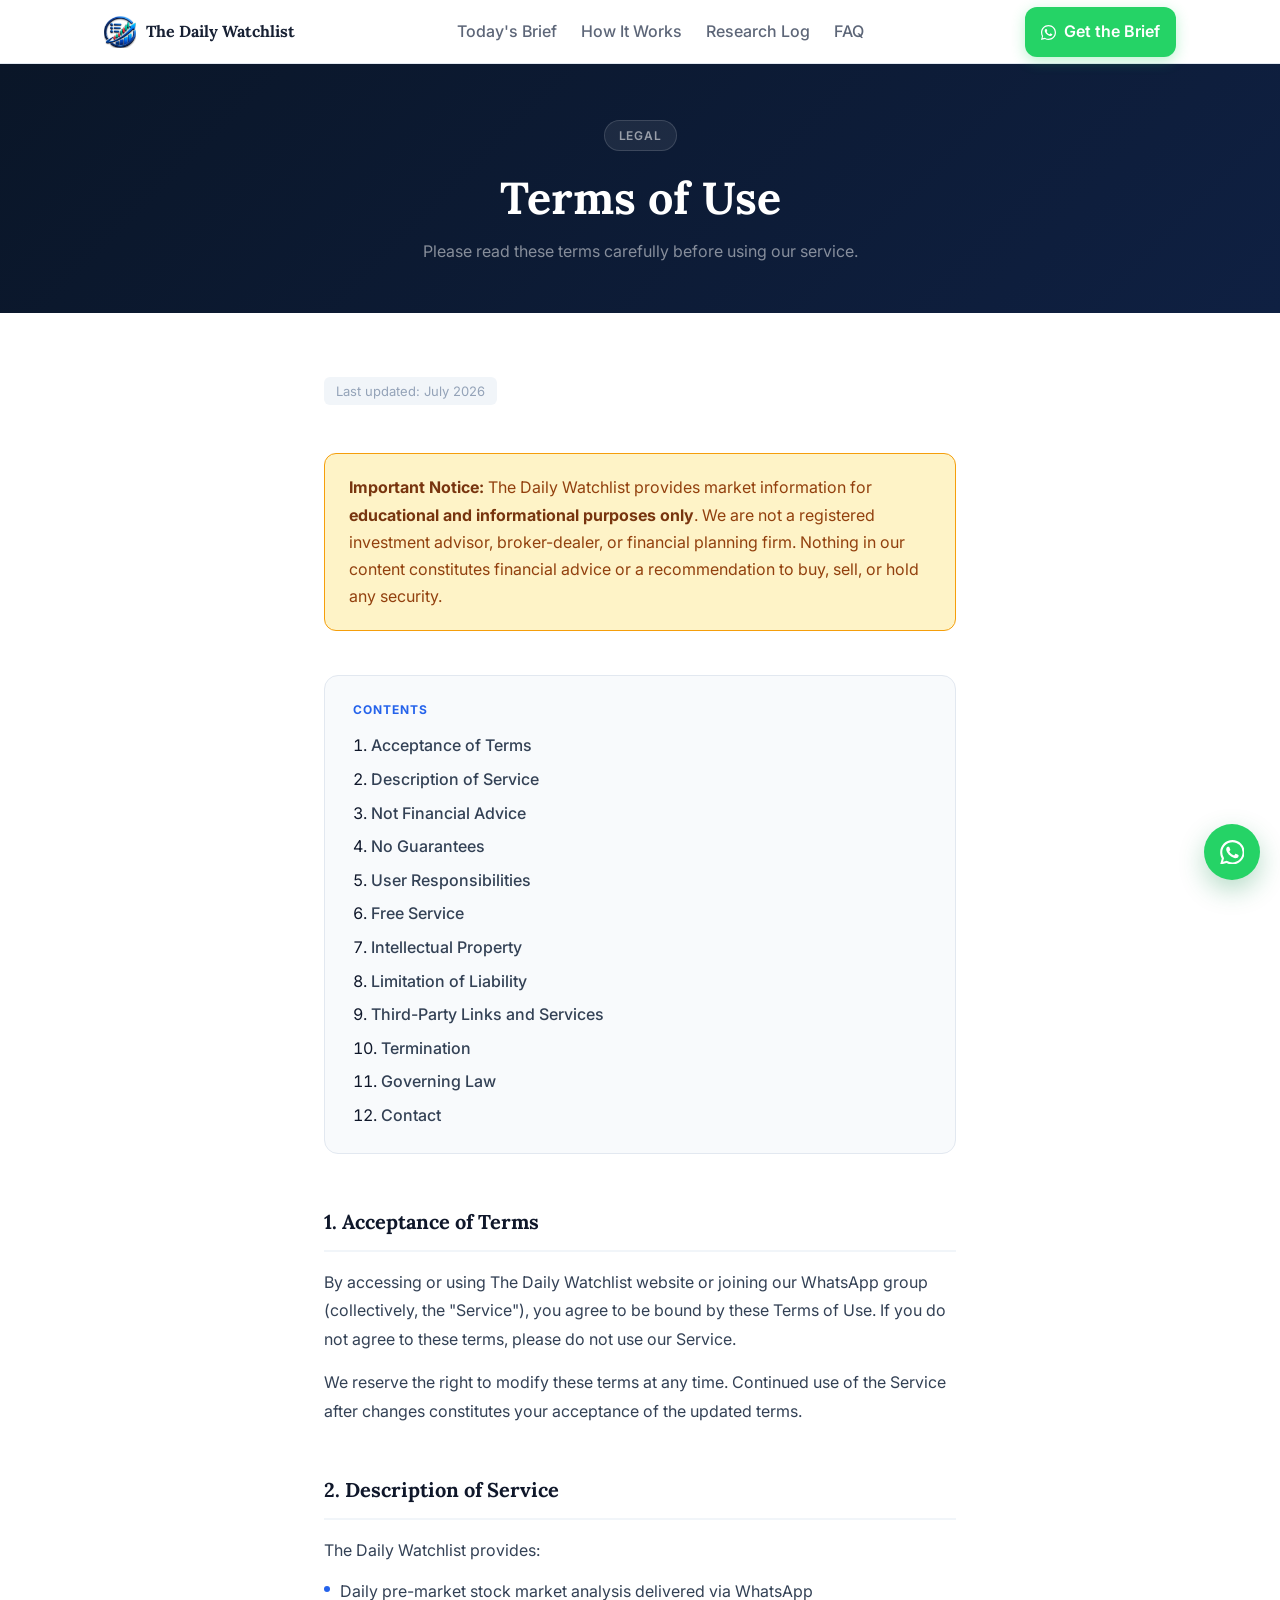
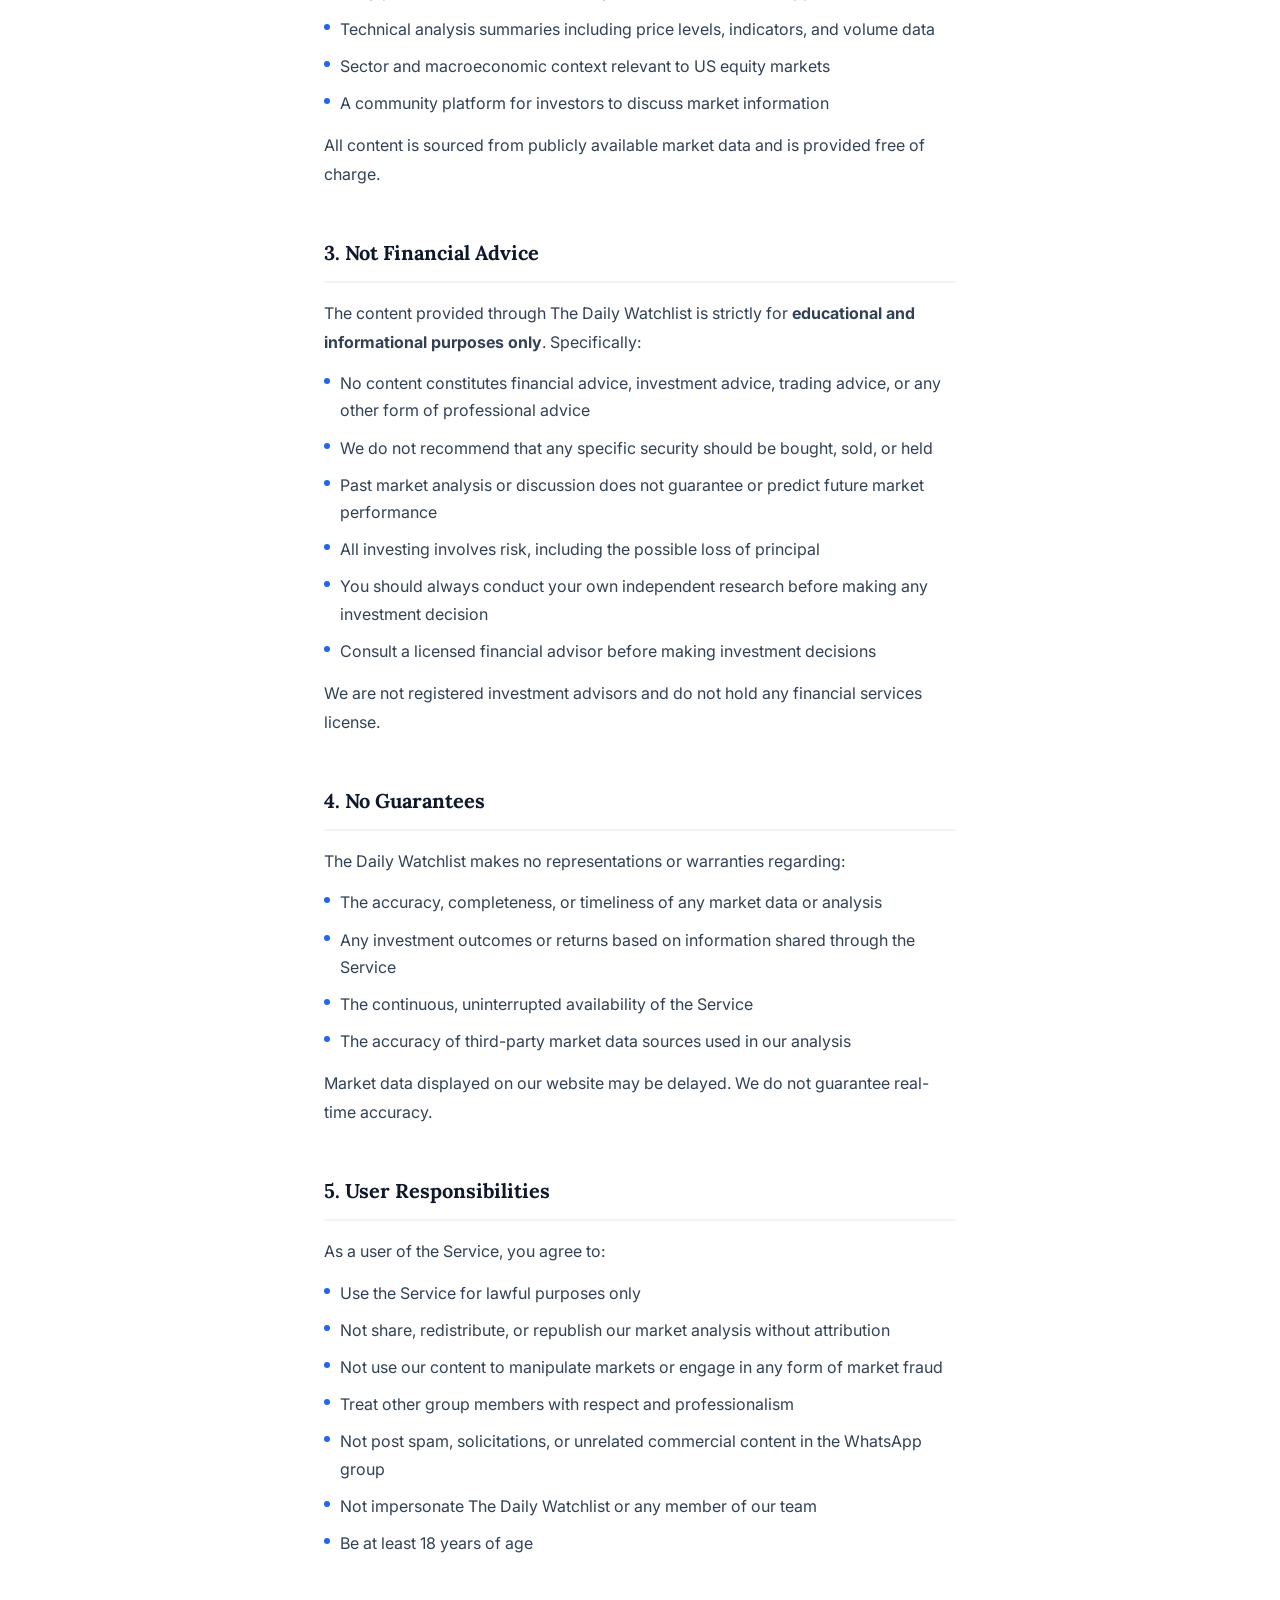
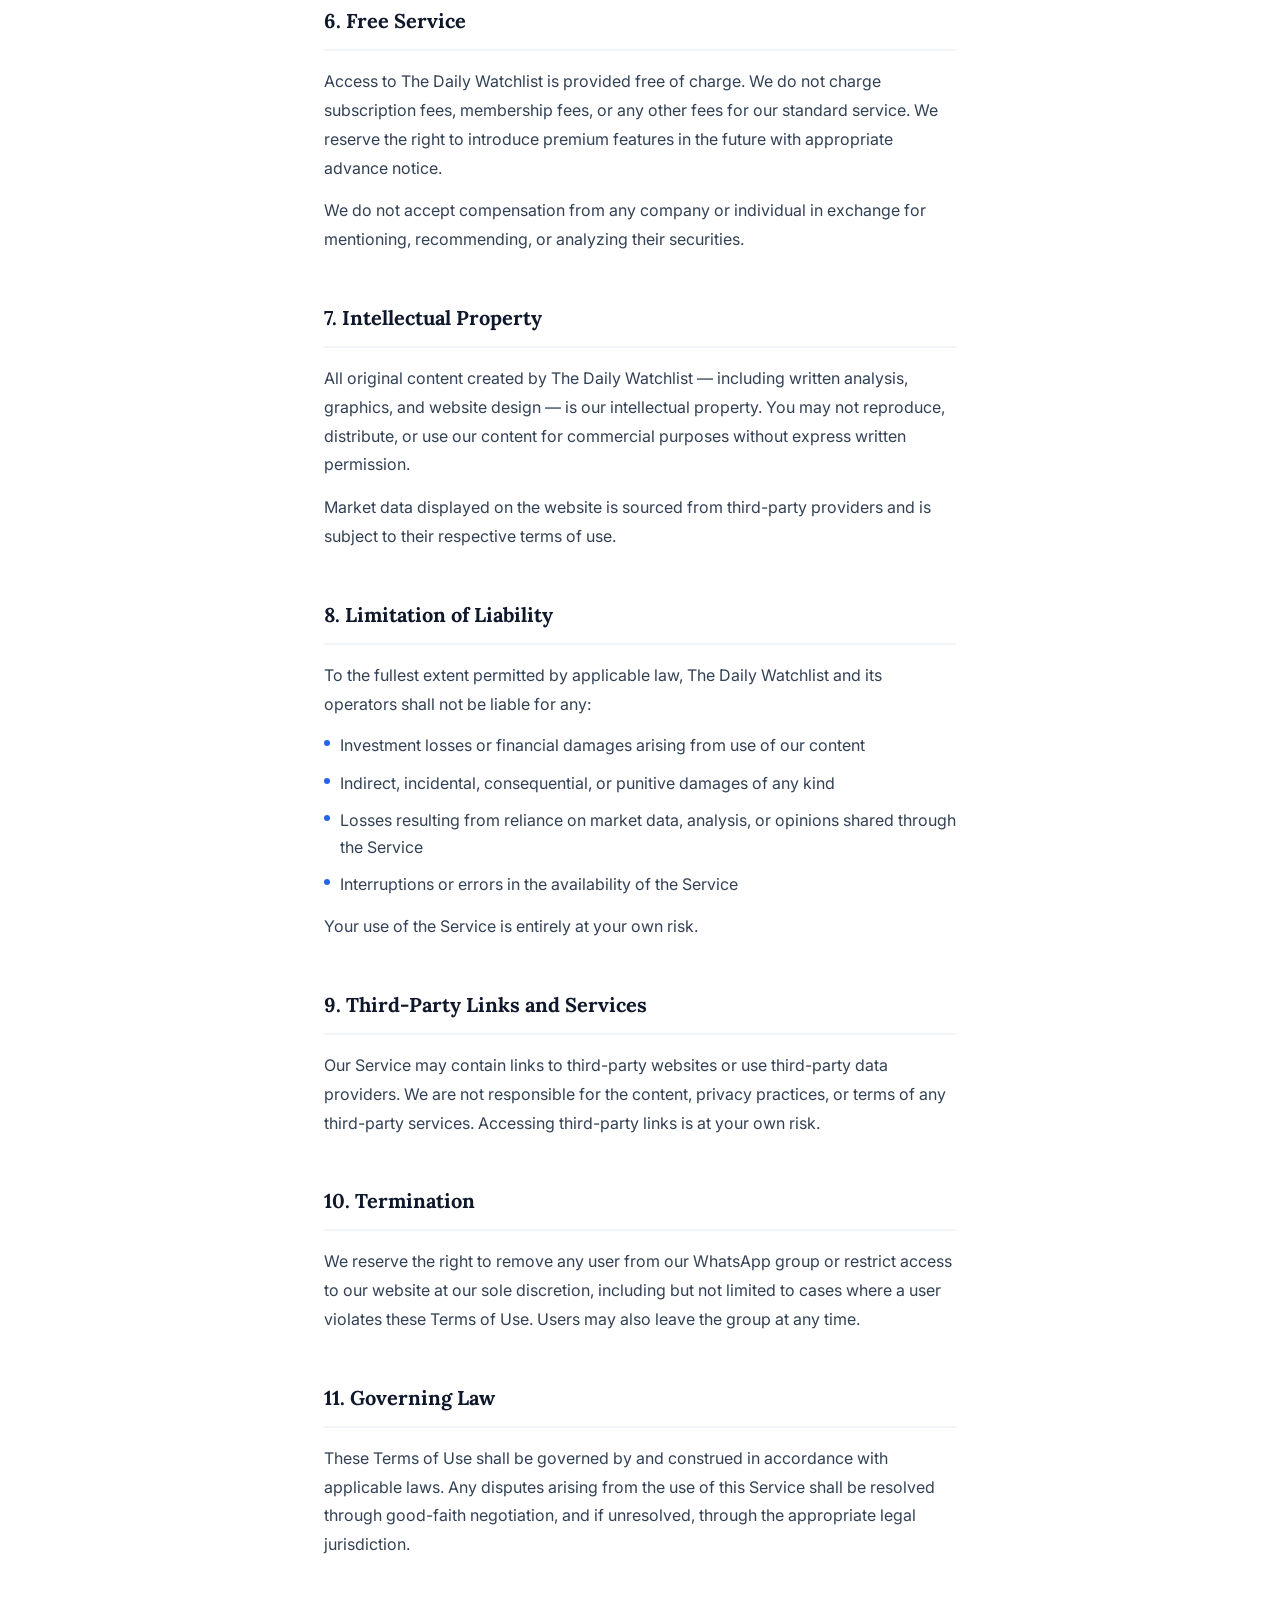
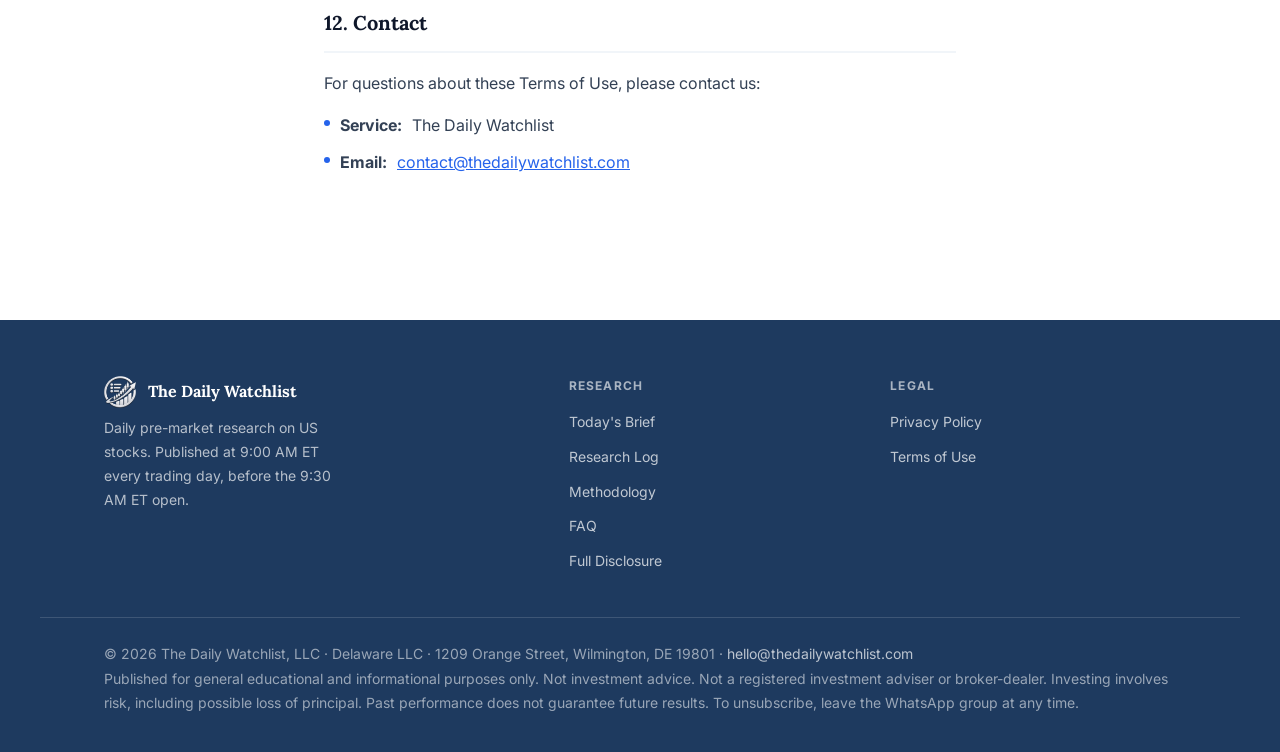
<file: f3/terms-of-use.html>
<!DOCTYPE html>
<html lang="en">
<head>
  <meta charset="UTF-8" />
  <meta name="viewport" content="width=device-width, initial-scale=1.0" />
  <title>Terms of Use | The Daily Watchlist</title>
  <meta name="description" content="Terms of Use for The Daily Watchlist. Please read before using our service." />
  <link rel="canonical" href="https://thedailywatchlist.com/terms-of-use" />
  <link rel="icon" type="image/png" href="favicon.png">

  <link rel="preconnect" href="https://fonts.googleapis.com" />
  <link rel="preconnect" href="https://fonts.gstatic.com" crossorigin />
  <link href="https://fonts.googleapis.com/css2?family=Inter:wght@400;500;600;700&family=Lora:ital,wght@0,600;0,700;1,600&display=swap" rel="stylesheet" />

  <style>
    *, *::before, *::after { box-sizing: border-box; margin: 0; padding: 0; }

    :root {
      --navy:   #0a1628;
      --navy2:  #0f2042;
      --blue:   #1a56db;
      --blue2:  #2563eb;
      --gold:   #f59e0b;
      --white:  #ffffff;
      --gray50: #f8fafc;
      --gray100:#f1f5f9;
      --gray200:#e2e8f0;
      --gray400:#94a3b8;
      --gray500:#64748b;
      --gray700:#334155;
      --gray900:#0f172a;
      --wa:     #25D366;
    }

    html { font-size: 16px; scroll-behavior: smooth; }
    body {
      font-family: 'Inter', sans-serif;
      font-size: 1rem;
      color: var(--gray900);
      background: var(--white);
      line-height: 1.6;
      overflow-x: hidden;
    }

    /* ─── PAGE HERO ───────────────────────────────────────── */
    .page-hero {
      background: linear-gradient(135deg, var(--navy) 0%, var(--navy2) 100%);
      padding: 56px 5% 48px;
      text-align: center;
    }
    .page-hero .badge {
      display: inline-flex; align-items: center; gap: 6px;
      background: rgba(255,255,255,0.07); border: 1px solid rgba(255,255,255,0.14);
      color: rgba(255,255,255,0.55); font-size: 0.75rem; font-weight: 600;
      letter-spacing: 0.8px; text-transform: uppercase;
      padding: 5px 14px; border-radius: 100px; margin-bottom: 20px;
    }
    .page-hero h1 {
      font-family: 'Lora', serif;
      font-size: clamp(1.8rem, 4vw, 2.8rem);
      font-weight: 900; color: #fff; line-height: 1.2; margin-bottom: 14px;
    }
    .page-hero p {
      font-size: 1rem; color: rgba(255,255,255,0.5); max-width: 480px; margin: 0 auto;
    }

    /* ─── IMPORTANT NOTICE BOX ────────────────────────────── */
    .notice-box {
      background: #fef3c7; border: 1px solid #f59e0b;
      border-radius: 12px; padding: 20px 24px;
      font-size: 1rem; color: #92400e; line-height: 1.7;
      margin-bottom: 44px;
    }
    .notice-box strong { color: #78350f; }

    /* ─── CONTENT ─────────────────────────────────────────── */
    .policy-wrap {
      max-width: 760px;
      margin: 0 auto;
      padding: 64px 5% 96px;
    }

    .policy-toc {
      background: var(--gray50);
      border: 1px solid var(--gray200);
      border-radius: 14px;
      padding: 24px 28px;
      margin-bottom: 52px;
    }
    .policy-toc h2 {
      font-size: 0.75rem; font-weight: 700; letter-spacing: 1px;
      text-transform: uppercase; color: var(--blue2); margin-bottom: 14px;
    }
    .policy-toc ol {
      list-style: decimal inside;
      display: flex; flex-direction: column; gap: 8px;
    }
    .policy-toc ol li a {
      color: var(--gray700); text-decoration: none; font-size: 1rem;
      font-weight: 500; transition: color 0.15s;
    }
    .policy-toc ol li a:hover { color: var(--blue2); }

    .policy-section {
      margin-bottom: 48px;
      scroll-margin-top: 88px;
    }
    .policy-section h2 {
      font-family: 'Lora', serif;
      font-size: 1.25rem; font-weight: 900; color: var(--gray900);
      margin-bottom: 16px; padding-bottom: 12px;
      border-bottom: 2px solid var(--gray100);
    }
    .policy-section p {
      font-size: 1rem; color: var(--gray700); line-height: 1.8; margin-bottom: 14px;
    }
    .policy-section p:last-child { margin-bottom: 0; }
    .policy-section ul {
      list-style: none; display: flex; flex-direction: column; gap: 10px; margin: 14px 0;
    }
    .policy-section ul li {
      display: flex; align-items: flex-start; gap: 10px;
      font-size: 1rem; color: var(--gray700); line-height: 1.7;
    }
    .policy-section ul li::before {
      content: ''; width: 6px; height: 6px; border-radius: 50%;
      background: var(--blue2); flex-shrink: 0; margin-top: 8px;
    }
    .policy-section a { color: var(--blue2); text-decoration: underline; }

    .last-updated {
      display: inline-block; font-size: 0.8125rem; color: var(--gray400);
      background: var(--gray100); border-radius: 6px;
      padding: 4px 12px; margin-bottom: 48px;
    }

    @media (max-width: 600px) {
      .policy-wrap { padding: 48px 4% 72px; }
      .page-hero { padding: 40px 4% 40px; }
    }
  </style>

  <link rel="stylesheet" href="/f3/assets/whatsapp-popup.css?v=20260820-2">
  <script src="/f3/assets/whatsapp-popup.js?v=20260821-1" defer></script>
</head>

<body>

  <!-- global nav injected by components.js -->
  <div id="g-nav"></div>

  <!-- ─── PAGE HERO ─────────────────────────────────────────── -->
  <div class="page-hero">
    <div class="badge">Legal</div>
    <h1>Terms of Use</h1>
    <p>Please read these terms carefully before using our service.</p>
  </div>

  <!-- ─── CONTENT ──────────────────────────────────────────── -->
  <div class="policy-wrap">

    <span class="last-updated">Last updated: July 2026</span>

    <div class="notice-box">
      <strong>Important Notice:</strong> The Daily Watchlist provides market information for <strong>educational and informational purposes only</strong>. We are not a registered investment advisor, broker-dealer, or financial planning firm. Nothing in our content constitutes financial advice or a recommendation to buy, sell, or hold any security.
    </div>

    <div class="policy-toc">
      <h2>Contents</h2>
      <ol>
        <li><a href="#s1">Acceptance of Terms</a></li>
        <li><a href="#s2">Description of Service</a></li>
        <li><a href="#s3">Not Financial Advice</a></li>
        <li><a href="#s4">No Guarantees</a></li>
        <li><a href="#s5">User Responsibilities</a></li>
        <li><a href="#s6">Free Service</a></li>
        <li><a href="#s7">Intellectual Property</a></li>
        <li><a href="#s8">Limitation of Liability</a></li>
        <li><a href="#s9">Third-Party Links and Services</a></li>
        <li><a href="#s10">Termination</a></li>
        <li><a href="#s11">Governing Law</a></li>
        <li><a href="#s12">Contact</a></li>
      </ol>
    </div>

    <div class="policy-section" id="s1">
      <h2>1. Acceptance of Terms</h2>
      <p>By accessing or using The Daily Watchlist website or joining our WhatsApp group (collectively, the "Service"), you agree to be bound by these Terms of Use. If you do not agree to these terms, please do not use our Service.</p>
      <p>We reserve the right to modify these terms at any time. Continued use of the Service after changes constitutes your acceptance of the updated terms.</p>
    </div>

    <div class="policy-section" id="s2">
      <h2>2. Description of Service</h2>
      <p>The Daily Watchlist provides:</p>
      <ul>
        <li>Daily pre-market stock market analysis delivered via WhatsApp</li>
        <li>Technical analysis summaries including price levels, indicators, and volume data</li>
        <li>Sector and macroeconomic context relevant to US equity markets</li>
        <li>A community platform for investors to discuss market information</li>
      </ul>
      <p>All content is sourced from publicly available market data and is provided free of charge.</p>
    </div>

    <div class="policy-section" id="s3">
      <h2>3. Not Financial Advice</h2>
      <p>The content provided through The Daily Watchlist is strictly for <strong>educational and informational purposes only</strong>. Specifically:</p>
      <ul>
        <li>No content constitutes financial advice, investment advice, trading advice, or any other form of professional advice</li>
        <li>We do not recommend that any specific security should be bought, sold, or held</li>
        <li>Past market analysis or discussion does not guarantee or predict future market performance</li>
        <li>All investing involves risk, including the possible loss of principal</li>
        <li>You should always conduct your own independent research before making any investment decision</li>
        <li>Consult a licensed financial advisor before making investment decisions</li>
      </ul>
      <p>We are not registered investment advisors and do not hold any financial services license.</p>
    </div>

    <div class="policy-section" id="s4">
      <h2>4. No Guarantees</h2>
      <p>The Daily Watchlist makes no representations or warranties regarding:</p>
      <ul>
        <li>The accuracy, completeness, or timeliness of any market data or analysis</li>
        <li>Any investment outcomes or returns based on information shared through the Service</li>
        <li>The continuous, uninterrupted availability of the Service</li>
        <li>The accuracy of third-party market data sources used in our analysis</li>
      </ul>
      <p>Market data displayed on our website may be delayed. We do not guarantee real-time accuracy.</p>
    </div>

    <div class="policy-section" id="s5">
      <h2>5. User Responsibilities</h2>
      <p>As a user of the Service, you agree to:</p>
      <ul>
        <li>Use the Service for lawful purposes only</li>
        <li>Not share, redistribute, or republish our market analysis without attribution</li>
        <li>Not use our content to manipulate markets or engage in any form of market fraud</li>
        <li>Treat other group members with respect and professionalism</li>
        <li>Not post spam, solicitations, or unrelated commercial content in the WhatsApp group</li>
        <li>Not impersonate The Daily Watchlist or any member of our team</li>
        <li>Be at least 18 years of age</li>
      </ul>
    </div>

    <div class="policy-section" id="s6">
      <h2>6. Free Service</h2>
      <p>Access to The Daily Watchlist is provided free of charge. We do not charge subscription fees, membership fees, or any other fees for our standard service. We reserve the right to introduce premium features in the future with appropriate advance notice.</p>
      <p>We do not accept compensation from any company or individual in exchange for mentioning, recommending, or analyzing their securities.</p>
    </div>

    <div class="policy-section" id="s7">
      <h2>7. Intellectual Property</h2>
      <p>All original content created by The Daily Watchlist — including written analysis, graphics, and website design — is our intellectual property. You may not reproduce, distribute, or use our content for commercial purposes without express written permission.</p>
      <p>Market data displayed on the website is sourced from third-party providers and is subject to their respective terms of use.</p>
    </div>

    <div class="policy-section" id="s8">
      <h2>8. Limitation of Liability</h2>
      <p>To the fullest extent permitted by applicable law, The Daily Watchlist and its operators shall not be liable for any:</p>
      <ul>
        <li>Investment losses or financial damages arising from use of our content</li>
        <li>Indirect, incidental, consequential, or punitive damages of any kind</li>
        <li>Losses resulting from reliance on market data, analysis, or opinions shared through the Service</li>
        <li>Interruptions or errors in the availability of the Service</li>
      </ul>
      <p>Your use of the Service is entirely at your own risk.</p>
    </div>

    <div class="policy-section" id="s9">
      <h2>9. Third-Party Links and Services</h2>
      <p>Our Service may contain links to third-party websites or use third-party data providers. We are not responsible for the content, privacy practices, or terms of any third-party services. Accessing third-party links is at your own risk.</p>
    </div>

    <div class="policy-section" id="s10">
      <h2>10. Termination</h2>
      <p>We reserve the right to remove any user from our WhatsApp group or restrict access to our website at our sole discretion, including but not limited to cases where a user violates these Terms of Use. Users may also leave the group at any time.</p>
    </div>

    <div class="policy-section" id="s11">
      <h2>11. Governing Law</h2>
      <p>These Terms of Use shall be governed by and construed in accordance with applicable laws. Any disputes arising from the use of this Service shall be resolved through good-faith negotiation, and if unresolved, through the appropriate legal jurisdiction.</p>
    </div>

    <div class="policy-section" id="s12">
      <h2>12. Contact</h2>
      <p>For questions about these Terms of Use, please contact us:</p>
      <ul>
        <li><strong>Service:</strong> The Daily Watchlist</li>
        <li><strong>Email:</strong> <a href="mailto:contact@thedailywatchlist.com">contact@thedailywatchlist.com</a></li>
      </ul>
    </div>

  </div>

  <!-- global footer injected by components.js -->
  <div id="g-footer"></div>

  <script src="components.js?v=20260820-4"></script>
</body>
</html>
</file>
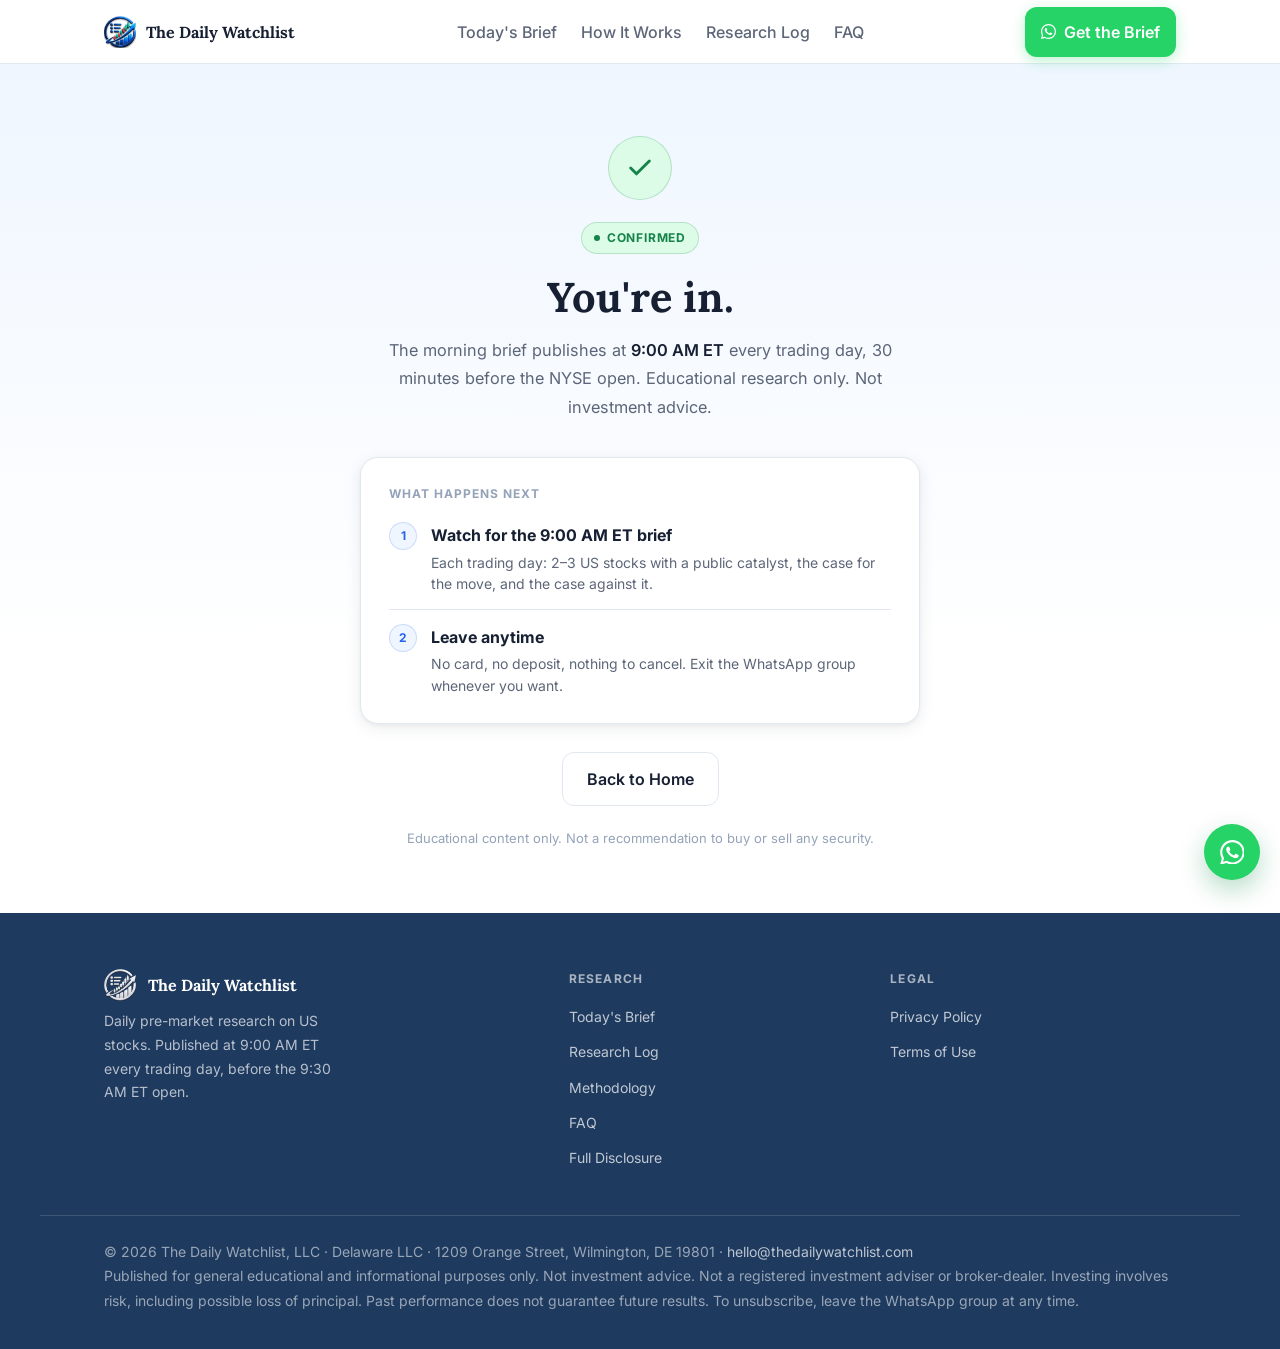
<file: f3/thank-you.html>
<!DOCTYPE html>
<html lang="en">
<head>
  <meta charset="UTF-8" />
  <meta name="viewport" content="width=device-width, initial-scale=1.0" />
  <meta http-equiv="X-Content-Type-Options" content="nosniff" />
  <meta name="referrer" content="strict-origin-when-cross-origin" />
  <meta name="robots" content="noindex, nofollow" />

  <title>You're In | The Daily Watchlist</title>
  <meta name="description" content="You're in. The Daily Watchlist morning brief publishes at 9:00 AM ET every trading day." />
  <link rel="canonical" href="https://thedailywatchlist.com/thank-you" />
  <link rel="icon" type="image/png" href="favicon.png">

  <link rel="icon" type="image/svg+xml" href="data:image/svg+xml,<svg xmlns='http://www.w3.org/2000/svg' viewBox='0 0 64 64'><rect width='64' height='64' rx='10' fill='%231E3A5F'/><text x='50%25' y='54%25' dominant-baseline='middle' text-anchor='middle' font-family='Georgia,serif' font-weight='700' font-size='26' fill='%23F59E0B'>DW</text></svg>" />

  <link rel="preconnect" href="https://fonts.googleapis.com" />
  <link rel="preconnect" href="https://fonts.gstatic.com" crossorigin />
  <link href="https://fonts.googleapis.com/css2?family=Inter:wght@400;500;600;700&family=Lora:ital,wght@0,600;0,700;1,600&display=swap" rel="stylesheet" />

  <style>
    *, *::before, *::after { box-sizing: border-box; margin: 0; padding: 0; }

    :root {
      --bg:         #FFFFFF;
      --text:       #172033;
      --text-2:     #5D6678;
      --text-3:     #94A3B8;
      --border:     #E2E8F0;
      --blue:       #2563EB;
      --blue-dark:  #1E3A5F;
      --blue-light: #EFF6FF;
      --wa:         #25D366;
      --wa-dark:    #128C7E;
      --bull:       #16834A;
      --radius:     12px;
      --radius-lg:  18px;
      --shadow:     0 4px 16px rgba(23,32,51,0.08), 0 2px 4px rgba(23,32,51,0.04);
    }

    html { font-size: 16px; background: #fff; }
    body {
      font-family: 'Inter', system-ui, -apple-system, sans-serif;
      font-size: 1rem;
      color: var(--text);
      background: #fff;
      line-height: 1.65;
      min-height: 100vh;
      display: flex;
      flex-direction: column;
      -webkit-font-smoothing: antialiased;
    }
    h1, h2 { font-family: 'Lora', serif; }

    .ty {
      flex: 1;
      background: linear-gradient(180deg, #EFF6FF 0%, #FFFFFF 70%);
      padding: 72px 5% 64px;
      display: flex; align-items: center; justify-content: center;
    }
    .ty-inner {
      width: 100%; max-width: 560px; text-align: center;
    }

    .ty-check {
      width: 64px; height: 64px; margin: 0 auto 22px;
      border-radius: 50%;
      background: #DCFCE7;
      border: 1.5px solid rgba(22,131,74,0.22);
      display: flex; align-items: center; justify-content: center;
      color: var(--bull);
      animation: pop 0.45s ease both;
    }
    .ty-check svg { width: 28px; height: 28px; }
    @keyframes pop {
      0% { transform: scale(0.7); opacity: 0; }
      100% { transform: scale(1); opacity: 1; }
    }

    .ty-label {
      display: inline-flex; align-items: center; gap: 7px;
      font-size: 0.75rem; font-weight: 700; letter-spacing: 0.8px; text-transform: uppercase;
      color: var(--bull); background: #DCFCE7; border: 1px solid rgba(22,131,74,0.2);
      padding: 5px 12px; border-radius: 100px; margin-bottom: 18px;
    }
    .ty-label .dot {
      width: 6px; height: 6px; border-radius: 50%; background: var(--bull);
    }

    h1 {
      font-size: clamp(1.9rem, 4.5vw, 2.6rem);
      font-weight: 700; line-height: 1.2; color: var(--text);
      margin-bottom: 14px;
    }
    .ty-sub {
      font-size: 1.02rem; color: var(--text-2); line-height: 1.75;
      margin-bottom: 36px;
    }
    .ty-sub strong { color: var(--text); font-weight: 600; }

    .ty-next {
      text-align: left;
      background: #fff;
      border: 1px solid var(--border);
      border-radius: var(--radius-lg);
      box-shadow: var(--shadow);
      padding: 26px 28px;
      margin-bottom: 28px;
    }
    .ty-next h2 {
      font-family: 'Inter', sans-serif;
      font-size: 0.75rem; font-weight: 700; letter-spacing: 1px; text-transform: uppercase;
      color: var(--text-3); margin-bottom: 18px;
    }
    .ty-step {
      display: flex; gap: 14px; align-items: flex-start;
      padding: 14px 0;
      border-bottom: 1px solid var(--border);
    }
    .ty-step:first-of-type { padding-top: 0; }
    .ty-step:last-child { border-bottom: none; padding-bottom: 0; }
    .ty-num {
      width: 28px; height: 28px; flex-shrink: 0;
      border-radius: 50%;
      background: var(--blue-light); color: var(--blue);
      border: 1px solid rgba(37,99,235,0.18);
      display: flex; align-items: center; justify-content: center;
      font-size: 0.75rem; font-weight: 700;
    }
    .ty-step strong {
      display: block; font-size: 1rem; font-weight: 700; color: var(--text);
      margin-bottom: 3px;
    }
    .ty-step p {
      font-size: 0.875rem; color: var(--text-2); line-height: 1.55;
    }

    .ty-actions {
      display: flex; flex-wrap: wrap; gap: 12px; justify-content: center;
      margin-bottom: 22px;
    }
    .btn {
      display: inline-flex; align-items: center; gap: 8px;
      padding: 13px 24px; border-radius: var(--radius); font-size: 1rem; font-weight: 600;
      text-decoration: none; transition: all 0.18s ease;
    }
    .btn-wa {
      background: var(--wa); color: #fff;
      box-shadow: 0 4px 14px rgba(37,211,102,0.3);
    }
    .btn-wa:hover { background: var(--wa-dark); transform: translateY(-1px); }
    .btn-outline {
      background: transparent; color: var(--text); border: 1.5px solid var(--border);
    }
    .btn-outline:hover { border-color: var(--blue); color: var(--blue); background: var(--blue-light); }
    .wa-icon { width: 18px; height: 18px; flex-shrink: 0; }

    .ty-note {
      font-size: 0.8125rem; color: var(--text-3); line-height: 1.6;
    }

    @media (max-width: 540px) {
      .ty { padding: 48px 5% 48px; }
      .ty-next { padding: 22px 18px; }
      .ty-actions { flex-direction: column; }
      .btn { justify-content: center; width: 100%; }
    }
  </style>

  <link rel="stylesheet" href="/f3/assets/whatsapp-popup.css?v=20260820-2">
  <script src="/f3/assets/whatsapp-popup.js?v=20260821-1" defer></script>
</head>
<body>

  <div id="g-nav"></div>

  <main class="ty" aria-labelledby="ty-h1">
    <div class="ty-inner">

      <div class="ty-check" aria-hidden="true">
        <svg viewBox="0 0 24 24" fill="none" stroke="currentColor" stroke-width="2.5" stroke-linecap="round" stroke-linejoin="round"><polyline points="20 6 9 17 4 12"/></svg>
      </div>

      <div class="ty-label"><span class="dot" aria-hidden="true"></span>Confirmed</div>

      <h1 id="ty-h1">You're in.</h1>
      <p class="ty-sub">
        The morning brief publishes at <strong>9:00 AM ET</strong> every trading day,
        30 minutes before the NYSE open. Educational research only. Not investment advice.
      </p>

      <div class="ty-next">
        <h2>What happens next</h2>
        <div class="ty-step">
          <div class="ty-num" aria-hidden="true">1</div>
          <div>
            <strong>Watch for the 9:00 AM ET brief</strong>
            <p>Each trading day: 2–3 US stocks with a public catalyst, the case for the move, and the case against it.</p>
          </div>
        </div>
        <div class="ty-step">
          <div class="ty-num" aria-hidden="true">2</div>
          <div>
            <strong>Leave anytime</strong>
            <p>No card, no deposit, nothing to cancel. Exit the WhatsApp group whenever you want.</p>
          </div>
        </div>
      </div>

      <div class="ty-actions">
        <a href="/" class="btn btn-outline">Back to Home</a>
      </div>

      <p class="ty-note">Educational content only. Not a recommendation to buy or sell any security.</p>
    </div>
  </main>

  <div id="g-footer"></div>
  <script src="components.js?v=20260820-4"></script>

</body>
</html>
</file>
<file: assets/whatsapp-popup.css>
.hz-whatsapp {
  --hz-wa-green: #25d366;
  position: relative;
  z-index: 9998;
}

.hz-whatsapp *,
.hz-whatsapp *::before,
.hz-whatsapp *::after { box-sizing: border-box; }

.hz-whatsapp__trigger {
  position: fixed;
  right: max(1.25rem, env(safe-area-inset-right));
  bottom: max(1.25rem, env(safe-area-inset-bottom));
  z-index: 9998;
  display: inline-flex;
  align-items: center;
  justify-content: flex-start;
  width: 3.5rem;
  height: 3.5rem;
  padding: 0;
  overflow: hidden;
  border: 0;
  border-radius: 999px;
  color: #fff;
  background: var(--hz-wa-green);
  box-shadow: 0 10px 26px rgba(18, 140, 74, 0.3);
  cursor: pointer;
  text-decoration: none;
  transition: width 260ms cubic-bezier(0.2, 0.8, 0.2, 1), transform 180ms ease, box-shadow 180ms ease;
}

.hz-whatsapp__trigger:hover,
.hz-whatsapp__trigger:focus-visible {
  width: 11.25rem;
  transform: translateY(-2px);
  box-shadow: 0 13px 30px rgba(18, 140, 74, 0.34);
}

.hz-whatsapp__trigger:focus-visible {
  outline: 3px solid rgba(37, 211, 102, 0.3);
  outline-offset: 3px;
}

.hz-whatsapp__trigger-icon {
  width: 3.5rem;
  min-width: 3.5rem;
  height: 3.5rem;
  display: grid;
  place-items: center;
  border-radius: 50%;
}

.hz-whatsapp__trigger-icon svg {
  width: 1.55rem;
  height: 1.55rem;
  display: block;
  fill: currentColor;
}

.hz-whatsapp__trigger-label {
  display: inline-flex;
  align-items: center;
  min-width: 7.75rem;
  height: 3.5rem;
  padding: 0 0.8rem 0 0.05rem;
  white-space: nowrap;
  pointer-events: none;
  font: 700 1rem/1 "Inter", system-ui, sans-serif;
  opacity: 0;
  transform: translateX(0.4rem);
  transition: opacity 150ms ease 70ms, transform 210ms ease 30ms;
}

.hz-whatsapp__trigger:hover .hz-whatsapp__trigger-label,
.hz-whatsapp__trigger:focus-visible .hz-whatsapp__trigger-label {
  opacity: 1;
  transform: translateX(0);
}

@media (max-width: 640px) {
  .hz-whatsapp__trigger {
    right: max(1rem, env(safe-area-inset-right));
    bottom: max(1rem, env(safe-area-inset-bottom));
    width: 3.5rem;
    height: 3.5rem;
  }
  .hz-whatsapp__trigger-icon { width: 3.5rem; min-width: 3.5rem; height: 3.5rem; }
  .hz-whatsapp__trigger:focus-visible { width: 11.25rem; }
}

@media (hover: none) {
  .hz-whatsapp__trigger,
  .hz-whatsapp__trigger:hover,
  .hz-whatsapp__trigger:focus-visible { width: 3.5rem; transform: none; }
  .hz-whatsapp__trigger-icon { width: 3.5rem; min-width: 3.5rem; height: 3.5rem; }
  .hz-whatsapp__trigger-label { display: none; }
}

@media (prefers-reduced-motion: reduce) {
  .hz-whatsapp__trigger,
  .hz-whatsapp__trigger-label { transition: none !important; }
}
</file>
<file: f3/assets/whatsapp-popup.css>
.hz-whatsapp {
  --hz-wa-green: #25d366;
  position: relative;
  z-index: 9998;
}

.hz-whatsapp *,
.hz-whatsapp *::before,
.hz-whatsapp *::after { box-sizing: border-box; }

.hz-whatsapp__trigger {
  position: fixed;
  right: max(1.25rem, env(safe-area-inset-right));
  bottom: max(1.25rem, env(safe-area-inset-bottom));
  z-index: 9998;
  display: inline-flex;
  align-items: center;
  justify-content: flex-start;
  width: 3.5rem;
  height: 3.5rem;
  padding: 0;
  overflow: hidden;
  border: 0;
  border-radius: 999px;
  color: #fff;
  background: var(--hz-wa-green);
  box-shadow: 0 10px 26px rgba(18, 140, 74, 0.3);
  cursor: pointer;
  text-decoration: none;
  transition: width 260ms cubic-bezier(0.2, 0.8, 0.2, 1), transform 180ms ease, box-shadow 180ms ease;
}

.hz-whatsapp__trigger:hover,
.hz-whatsapp__trigger:focus-visible {
  width: 11.25rem;
  transform: translateY(-2px);
  box-shadow: 0 13px 30px rgba(18, 140, 74, 0.34);
}

.hz-whatsapp__trigger:focus-visible {
  outline: 3px solid rgba(37, 211, 102, 0.3);
  outline-offset: 3px;
}

.hz-whatsapp__trigger-icon {
  width: 3.5rem;
  min-width: 3.5rem;
  height: 3.5rem;
  display: grid;
  place-items: center;
  border-radius: 50%;
}

.hz-whatsapp__trigger-icon svg {
  width: 1.55rem;
  height: 1.55rem;
  display: block;
  fill: currentColor;
}

.hz-whatsapp__trigger-label {
  display: inline-flex;
  align-items: center;
  min-width: 7.75rem;
  height: 3.5rem;
  padding: 0 0.8rem 0 0.05rem;
  white-space: nowrap;
  pointer-events: none;
  font: 700 1rem/1 "Inter", system-ui, sans-serif;
  opacity: 0;
  transform: translateX(0.4rem);
  transition: opacity 150ms ease 70ms, transform 210ms ease 30ms;
}

.hz-whatsapp__trigger:hover .hz-whatsapp__trigger-label,
.hz-whatsapp__trigger:focus-visible .hz-whatsapp__trigger-label {
  opacity: 1;
  transform: translateX(0);
}

@media (max-width: 640px) {
  .hz-whatsapp__trigger {
    right: max(1rem, env(safe-area-inset-right));
    bottom: max(1rem, env(safe-area-inset-bottom));
    width: 3.5rem;
    height: 3.5rem;
  }
  .hz-whatsapp__trigger-icon { width: 3.5rem; min-width: 3.5rem; height: 3.5rem; }
  .hz-whatsapp__trigger:focus-visible { width: 11.25rem; }
}

@media (hover: none) {
  .hz-whatsapp__trigger,
  .hz-whatsapp__trigger:hover,
  .hz-whatsapp__trigger:focus-visible { width: 3.5rem; transform: none; }
  .hz-whatsapp__trigger-icon { width: 3.5rem; min-width: 3.5rem; height: 3.5rem; }
  .hz-whatsapp__trigger-label { display: none; }
}

@media (prefers-reduced-motion: reduce) {
  .hz-whatsapp__trigger,
  .hz-whatsapp__trigger-label { transition: none !important; }
}
</file>
